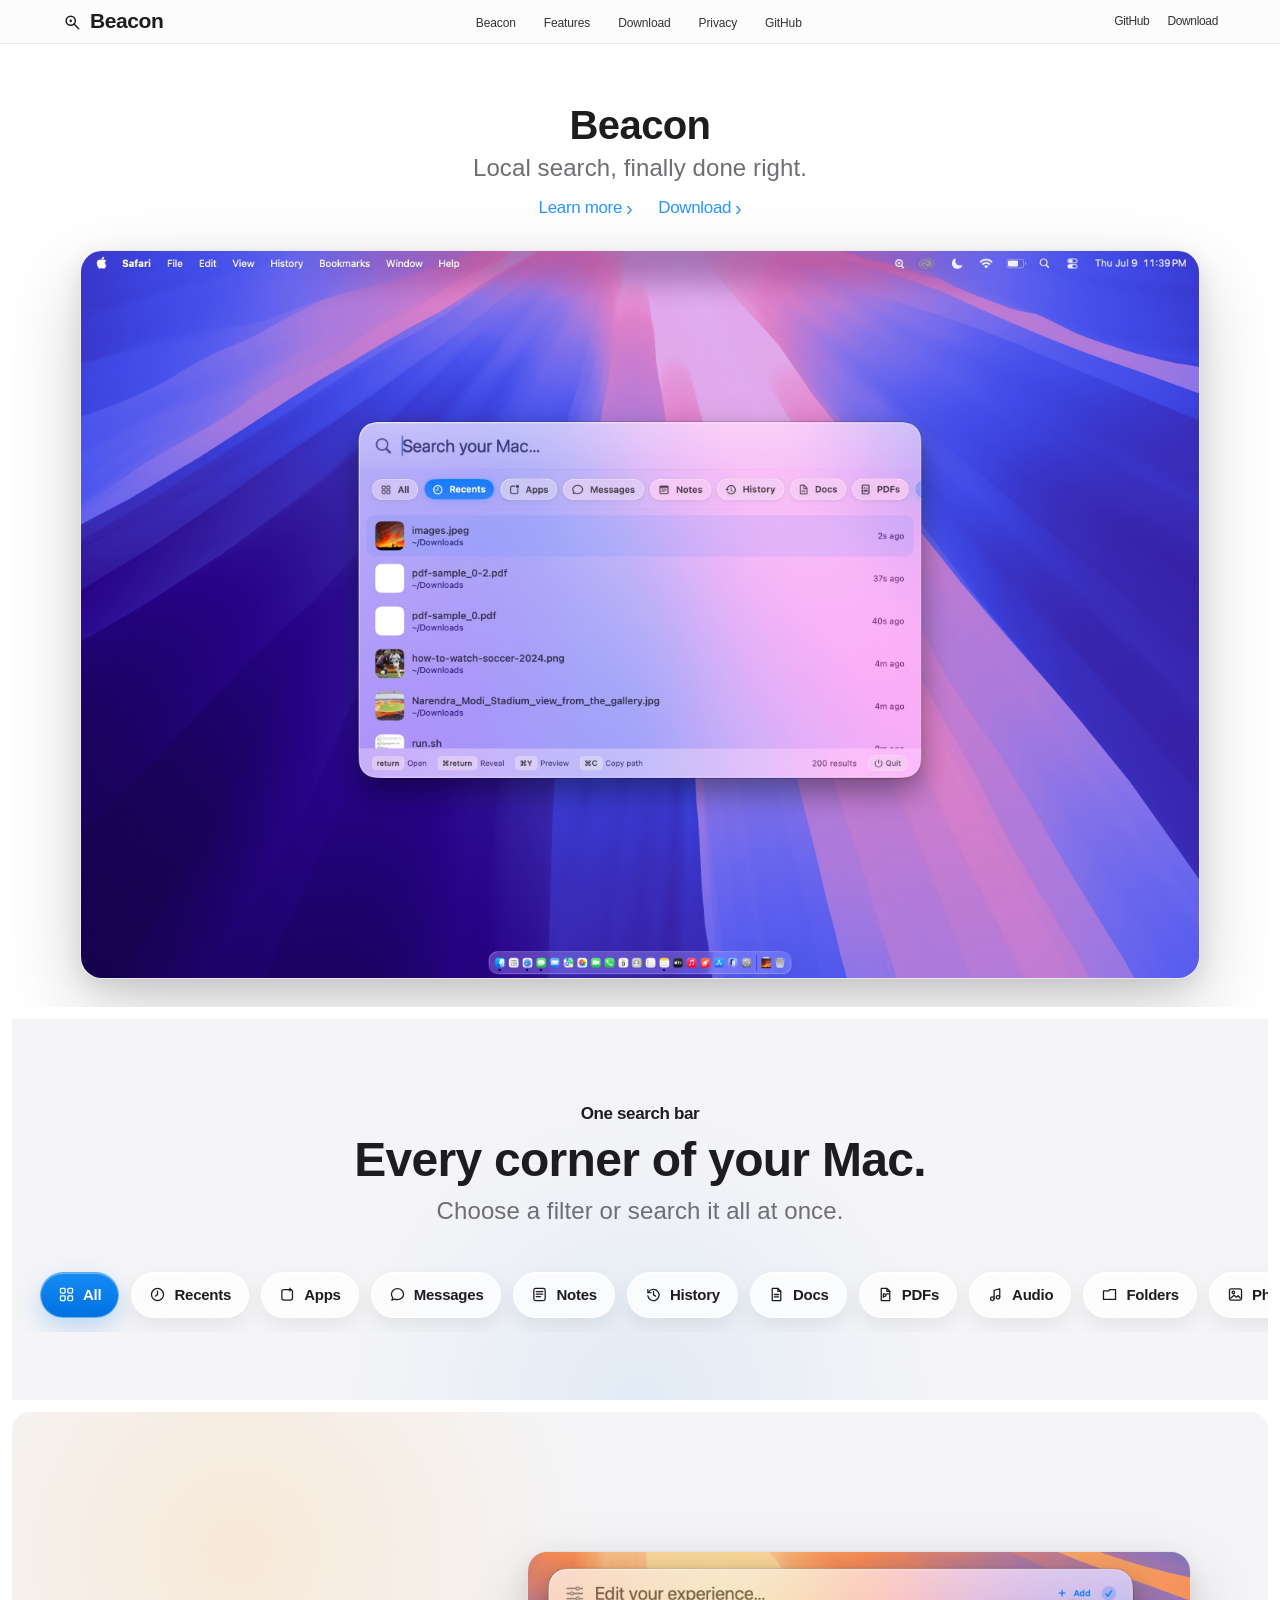
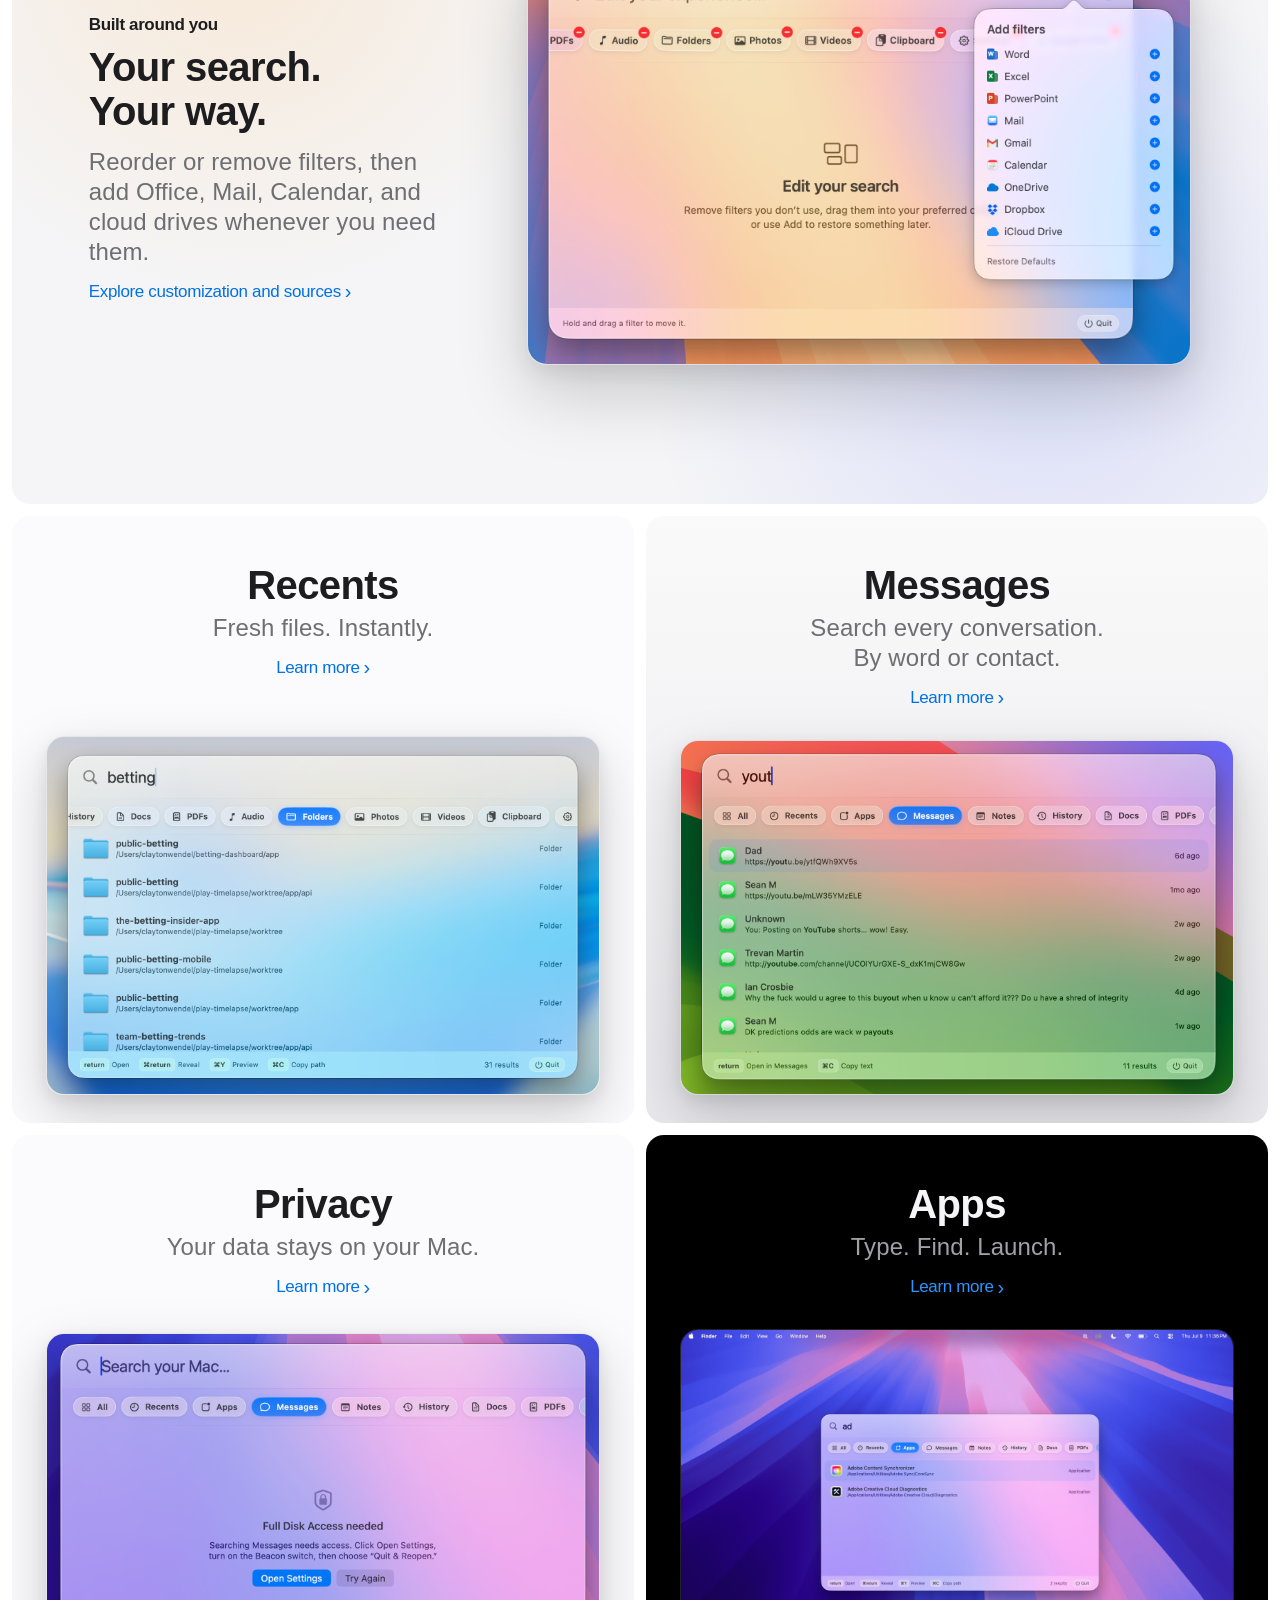
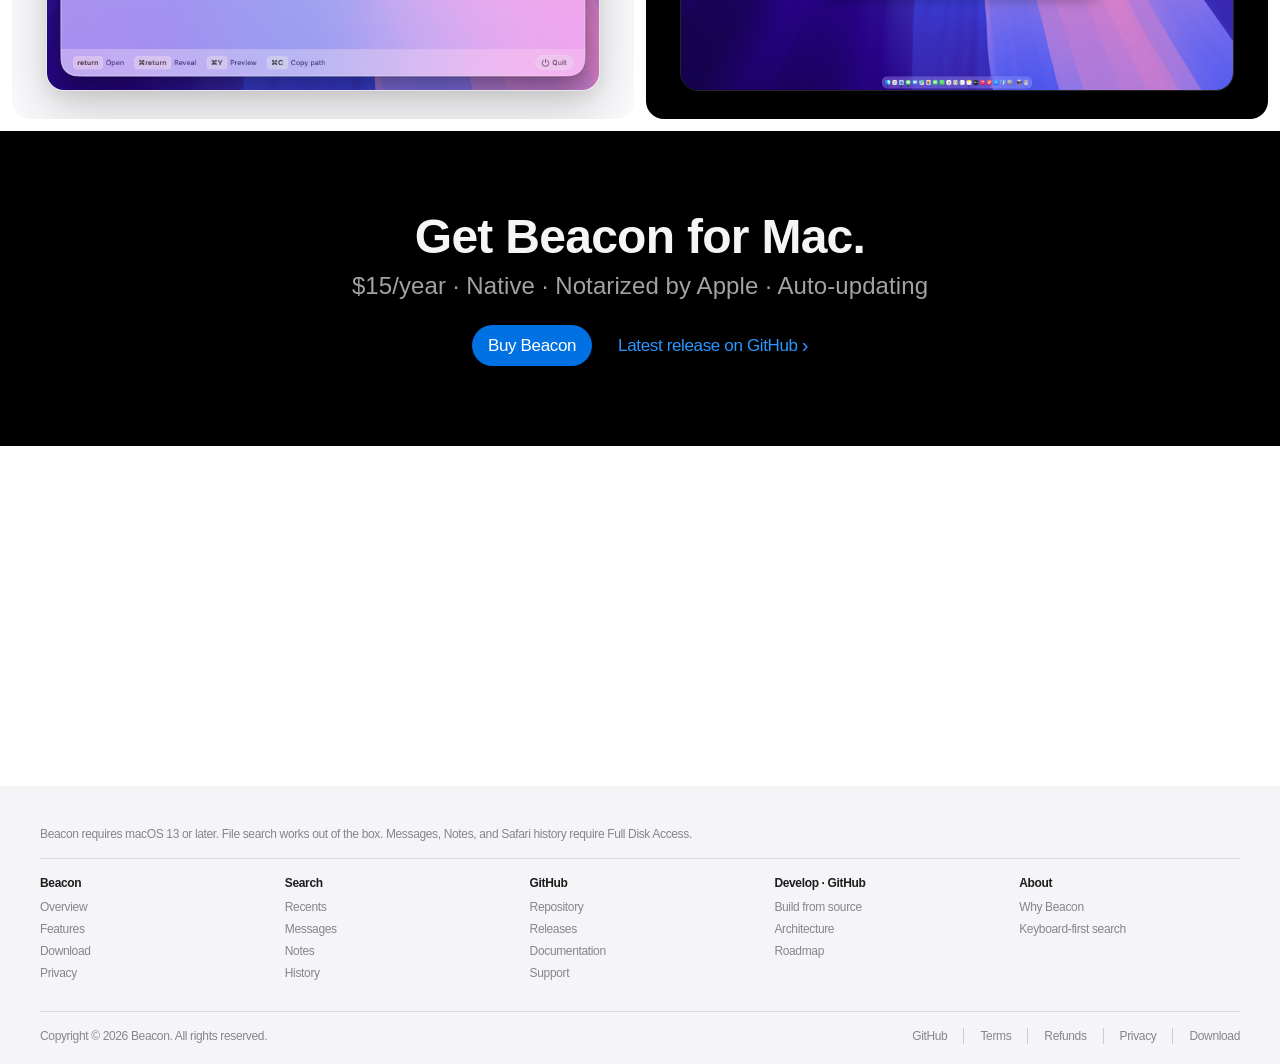
<file: docs/index.html>
<!DOCTYPE html>
<html lang="en">
<head>
  <meta charset="utf-8">
  <meta name="viewport" content="width=device-width, initial-scale=1">
  <meta name="description" content="Beacon — fast, private macOS search across files, messages, mail, calendar, Office documents, cloud folders, and more.">
  <title>Beacon — Apple-style macOS search</title>
  <link rel="icon" type="image/png" sizes="36x36" href="assets/favicon.png">
  <link rel="stylesheet" href="css/styles.css?v=20260712-2">
</head>
<body>

  <nav class="globalnav" aria-label="Global">
    <div class="globalnav-inner">
      <a class="globalnav-logo" href="index.html">
        <svg viewBox="0 0 24 24" fill="none" stroke="currentColor" stroke-width="1.8" stroke-linecap="round">
          <circle cx="10.5" cy="10.5" r="5.5"/>
          <line x1="14.5" y1="14.5" x2="20" y2="20"/>
          <circle cx="10.5" cy="10.5" r="1.5" fill="currentColor" stroke="none"/>
        </svg>
        Beacon
      </a>
      <ul class="globalnav-links">
        <li><a href="beacon/index.html">Beacon</a></li>
        <li><a href="beacon/index.html#features">Features</a></li>
        <li><a href="beacon/index.html#download" data-buy>Download</a></li>
        <li><a href="beacon/index.html#privacy">Privacy</a></li>
        <li><a href="https://github.com/claytonwendelwon/Mac-search">GitHub</a></li>
      </ul>
      <div class="globalnav-actions">
        <a href="https://github.com/claytonwendelwon/Mac-search" aria-label="GitHub">GitHub</a>
        <a href="beacon/index.html#download" aria-label="Download" data-buy>Download</a>
      </div>
      <button class="nav-menu-button" type="button" data-menu-toggle
              aria-expanded="false" aria-controls="home-mobile-menu" aria-label="Open menu">
        <span></span><span></span><span></span>
      </button>
      <a class="globalnav-mobile-cta" href="beacon/index.html#download" data-buy>Download</a>
      <div class="mobile-nav" id="home-mobile-menu" data-mobile-menu>
        <a href="beacon/index.html">Beacon</a>
        <a href="beacon/index.html#features">Features</a>
        <a href="beacon/index.html#lineup">Filters</a>
        <a href="beacon/index.html#privacy">Privacy</a>
        <a href="beacon/index.html#download" data-buy>Download</a>
        <a href="https://github.com/claytonwendelwon/Mac-search">GitHub</a>
      </div>
    </div>
  </nav>

  <!-- Hero tile: Beacon -->
  <section class="tile-grid">
    <a class="tile tile-full tile-home-hero" href="beacon/index.html">
      <h2 class="headline-tile">Beacon</h2>
      <p class="subhead">Local search, finally done right.</p>
      <div class="cta-row">
        <span class="link-more" style="color:#2997ff">Learn more</span>
        <span class="link-more" style="color:#2997ff">Download</span>
      </div>
      <div class="tile-visual">
        <img class="product-shot product-shot-hero"
             src="assets/beacon-recents-wide.jpg"
             alt="Beacon Recents search floating over the macOS desktop">
      </div>
    </a>

    <div class="filter-highlight" aria-labelledby="filter-highlight-title">
      <div class="filter-highlight-copy">
        <p class="eyebrow">One search bar</p>
        <h2 class="headline-section" id="filter-highlight-title">Every corner of your Mac.</h2>
        <p class="subhead">Choose a filter or search it all at once.</p>
      </div>
      <div class="filter-rail" aria-label="Available Beacon filters">
        <span class="filter-chip active"><svg><use href="assets/symbols.svg#icon-all"/></svg>All</span>
        <span class="filter-chip"><svg><use href="assets/symbols.svg#icon-recents"/></svg>Recents</span>
        <span class="filter-chip"><svg><use href="assets/symbols.svg#icon-apps"/></svg>Apps</span>
        <span class="filter-chip"><svg><use href="assets/symbols.svg#icon-messages"/></svg>Messages</span>
        <span class="filter-chip"><svg><use href="assets/symbols.svg#icon-notes"/></svg>Notes</span>
        <span class="filter-chip"><svg><use href="assets/symbols.svg#icon-history"/></svg>History</span>
        <span class="filter-chip"><svg><use href="assets/symbols.svg#icon-docs"/></svg>Docs</span>
        <span class="filter-chip"><svg><use href="assets/symbols.svg#icon-pdfs"/></svg>PDFs</span>
        <span class="filter-chip"><svg><use href="assets/symbols.svg#icon-audio"/></svg>Audio</span>
        <span class="filter-chip"><svg><use href="assets/symbols.svg#icon-folders"/></svg>Folders</span>
        <span class="filter-chip"><svg><use href="assets/symbols.svg#icon-photos"/></svg>Photos</span>
        <span class="filter-chip"><svg><use href="assets/symbols.svg#icon-videos"/></svg>Videos</span>
        <span class="filter-chip"><svg><use href="assets/symbols.svg#icon-clipboard"/></svg>Clipboard</span>
        <span class="filter-chip"><svg><use href="assets/symbols.svg#icon-settings"/></svg>Settings</span>
        <span class="filter-chip"><svg><use href="assets/symbols.svg#icon-docs"/></svg>Office</span>
        <span class="filter-chip"><svg><use href="assets/symbols.svg#icon-messages"/></svg>Mail & Gmail</span>
        <span class="filter-chip"><svg><use href="assets/symbols.svg#icon-recents"/></svg>Calendar</span>
        <span class="filter-chip"><svg><use href="assets/symbols.svg#icon-folders"/></svg>Cloud drives</span>
      </div>
      <p class="filter-rail-hint">Scroll to explore</p>
    </div>

    <a class="tile tile-full tile-feature-combined" href="beacon/index.html#customize">
      <div class="tile-feature-copy">
        <p class="eyebrow">Built around you</p>
        <h2 class="headline-tile">Your search.<br>Your way.</h2>
        <p class="subhead">Reorder or remove filters, then add Office, Mail, Calendar, and cloud drives whenever you need them.</p>
        <div class="cta-row">
          <span class="link-more">Explore customization and sources</span>
        </div>
      </div>
      <div class="tile-feature-visual">
        <img class="product-shot product-shot-customize"
             src="assets/beacon-edit-add.png"
             alt="Beacon Edit mode with customizable filters and connected sources">
      </div>
    </a>

    <a class="tile tile-light" href="beacon/index.html#recents">
      <h2 class="headline-tile">Recents</h2>
      <p class="subhead">Fresh files. Instantly.</p>
      <div class="cta-row">
        <span class="link-more">Learn more</span>
      </div>
      <div class="tile-visual">
        <img class="product-shot product-shot-tile"
             src="assets/beacon-folders-close.png"
             alt="Beacon finding folders instantly">
      </div>
    </a>

    <a class="tile tile-gradient" href="beacon/index.html#messages">
      <h2 class="headline-tile">Messages</h2>
      <p class="subhead">Search every conversation.<br>By word or contact.</p>
      <div class="cta-row">
        <span class="link-more">Learn more</span>
      </div>
      <div class="tile-visual">
        <img class="product-shot product-shot-tile"
             src="assets/beacon-messages-close.png"
             alt="Beacon searching iMessage and SMS history">
      </div>
    </a>

    <a class="tile tile-light" href="beacon/index.html#privacy">
      <h2 class="headline-tile">Privacy</h2>
      <p class="subhead">Your data stays on your Mac.</p>
      <div class="cta-row">
        <span class="link-more">Learn more</span>
      </div>
      <div class="tile-visual">
        <img class="product-shot product-shot-tile"
             src="assets/beacon-disk-access-close.png"
             alt="Beacon Full Disk Access setup screen">
      </div>
    </a>

    <a class="tile tile-dark" href="beacon/index.html#apps">
      <h2 class="headline-tile">Apps</h2>
      <p class="subhead subhead-light">Type. Find. Launch.</p>
      <div class="cta-row">
        <span class="link-more" style="color:#2997ff">Learn more</span>
      </div>
      <div class="tile-visual">
        <img class="product-shot product-shot-tile"
             src="assets/beacon-apps-wide.jpg"
             alt="Beacon launching installed Mac apps">
      </div>
    </a>
  </section>

  <!-- Download CTA -->
  <section class="download-band fade-in" id="download">
    <h2 class="headline-section">Get Beacon for Mac.</h2>
    <p class="subhead subhead-light">$15/year · Native · Notarized by Apple · Auto-updating</p>
    <div class="cta-row">
      <a class="btn-download" href="beacon/index.html#download" data-buy>Buy Beacon</a>
      <a class="link-more" style="color:#2997ff" href="https://github.com/claytonwendelwon/Mac-search/releases/latest">Latest release on GitHub</a>
    </div>
  </section>

  <!-- GitHub -->
  <section class="github-band fade-in">
    <h2 class="headline-section">Open on GitHub.</h2>
    <p class="body-copy">Beacon's full source code is public — Swift, SwiftUI, zero third-party dependencies. Read it, build it yourself, or contribute.</p>
    <div class="cta-row">
      <a class="btn-outline" href="https://github.com/claytonwendelwon/Mac-search">View on GitHub</a>
      <a class="link-more" href="https://github.com/claytonwendelwon/Mac-search/blob/main/README.md">Docs on GitHub</a>
    </div>
  </section>

  <footer class="footer">
    <div class="footer-inner">
      <p class="footer-note">Beacon requires macOS 13 or later. File search works out of the box. Messages, Notes, and Safari history require Full Disk Access.</p>
      <div class="footer-columns">
        <div class="footer-col">
          <h4>Beacon</h4>
          <ul>
            <li><a href="beacon/index.html">Overview</a></li>
            <li><a href="beacon/index.html#features">Features</a></li>
            <li><a href="beacon/index.html#download" data-buy>Download</a></li>
            <li><a href="beacon/index.html#privacy">Privacy</a></li>
          </ul>
        </div>
        <div class="footer-col">
          <h4>Search</h4>
          <ul>
            <li><a href="beacon/index.html#recents">Recents</a></li>
            <li><a href="beacon/index.html#messages">Messages</a></li>
            <li><a href="beacon/index.html#notes">Notes</a></li>
            <li><a href="beacon/index.html#history">History</a></li>
          </ul>
        </div>
        <div class="footer-col">
          <h4>GitHub</h4>
          <ul>
            <li><a href="https://github.com/claytonwendelwon/Mac-search">Repository</a></li>
            <li><a href="https://github.com/claytonwendelwon/Mac-search/releases">Releases</a></li>
            <li><a href="https://github.com/claytonwendelwon/Mac-search/blob/main/README.md">Documentation</a></li>
            <li><a href="https://github.com/claytonwendelwon/Mac-search/issues">Support</a></li>
          </ul>
        </div>
        <div class="footer-col">
          <h4>Develop · GitHub</h4>
          <ul>
            <li><a href="https://github.com/claytonwendelwon/Mac-search/blob/main/README.md#build--run">Build from source</a></li>
            <li><a href="https://github.com/claytonwendelwon/Mac-search/blob/main/README.md#how-it-works">Architecture</a></li>
            <li><a href="https://github.com/claytonwendelwon/Mac-search/blob/main/README.md#roadmap">Roadmap</a></li>
          </ul>
        </div>
        <div class="footer-col">
          <h4>About</h4>
          <ul>
            <li><a href="beacon/index.html#why">Why Beacon</a></li>
            <li><a href="beacon/index.html#apps">Keyboard-first search</a></li>
          </ul>
        </div>
      </div>
      <div class="footer-bottom">
        <span>Copyright © 2026 Beacon. All rights reserved.</span>
        <div class="footer-legal">
          <a href="https://github.com/claytonwendelwon/Mac-search">GitHub</a>
          <a href="/legal/terms">Terms</a>
          <a href="/legal/refunds">Refunds</a>
          <a href="/legal/privacy">Privacy</a>
          <a href="beacon/index.html#download" data-buy>Download</a>
        </div>
      </div>
    </div>
  </footer>

  <script src="js/main.js?v=20260712-2"></script>
  <script>
    // Lemon Squeezy hosted checkout — sells immediately, no domain approval.
    // Paste the product's "Share / buy" URL (e.g.
    // https://beaconmac.lemonsqueezy.com/buy/xxxxxxxx-xxxx-xxxx-xxxx-xxxxxxxxxxxx).
    var BEACON_CHECKOUT_URL = "https://beaconmac.lemonsqueezy.com/checkout/buy/636f0d26-1b9b-4ca4-8434-4476b0f132fe";
    document.querySelectorAll("[data-buy]").forEach(function (el) {
      el.addEventListener("click", function (e) {
        e.preventDefault();
        // Same-tab redirect: reliable on the first click (a new-tab window.open
        // gets treated as a popup and can swallow the first click).
        window.location.href = BEACON_CHECKOUT_URL;
      });
    });
  </script>
</body>
</html>
</file>
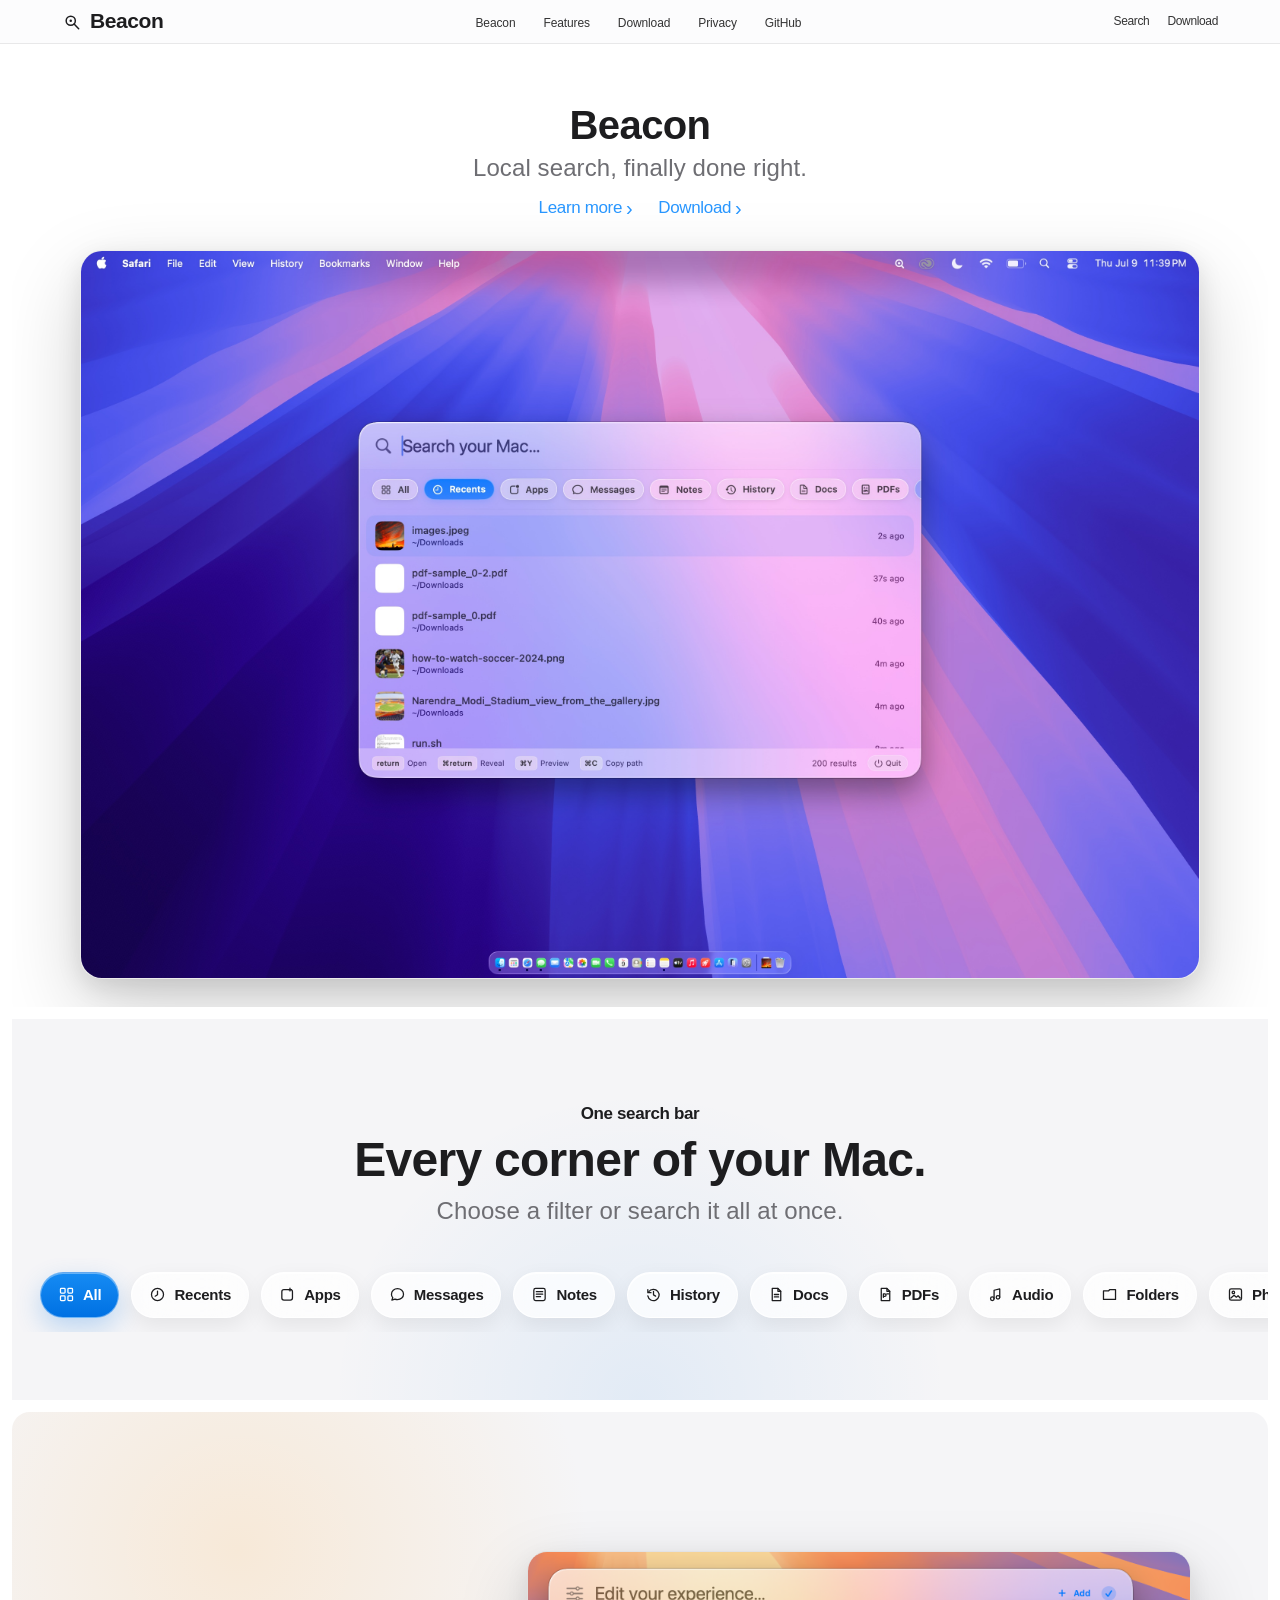
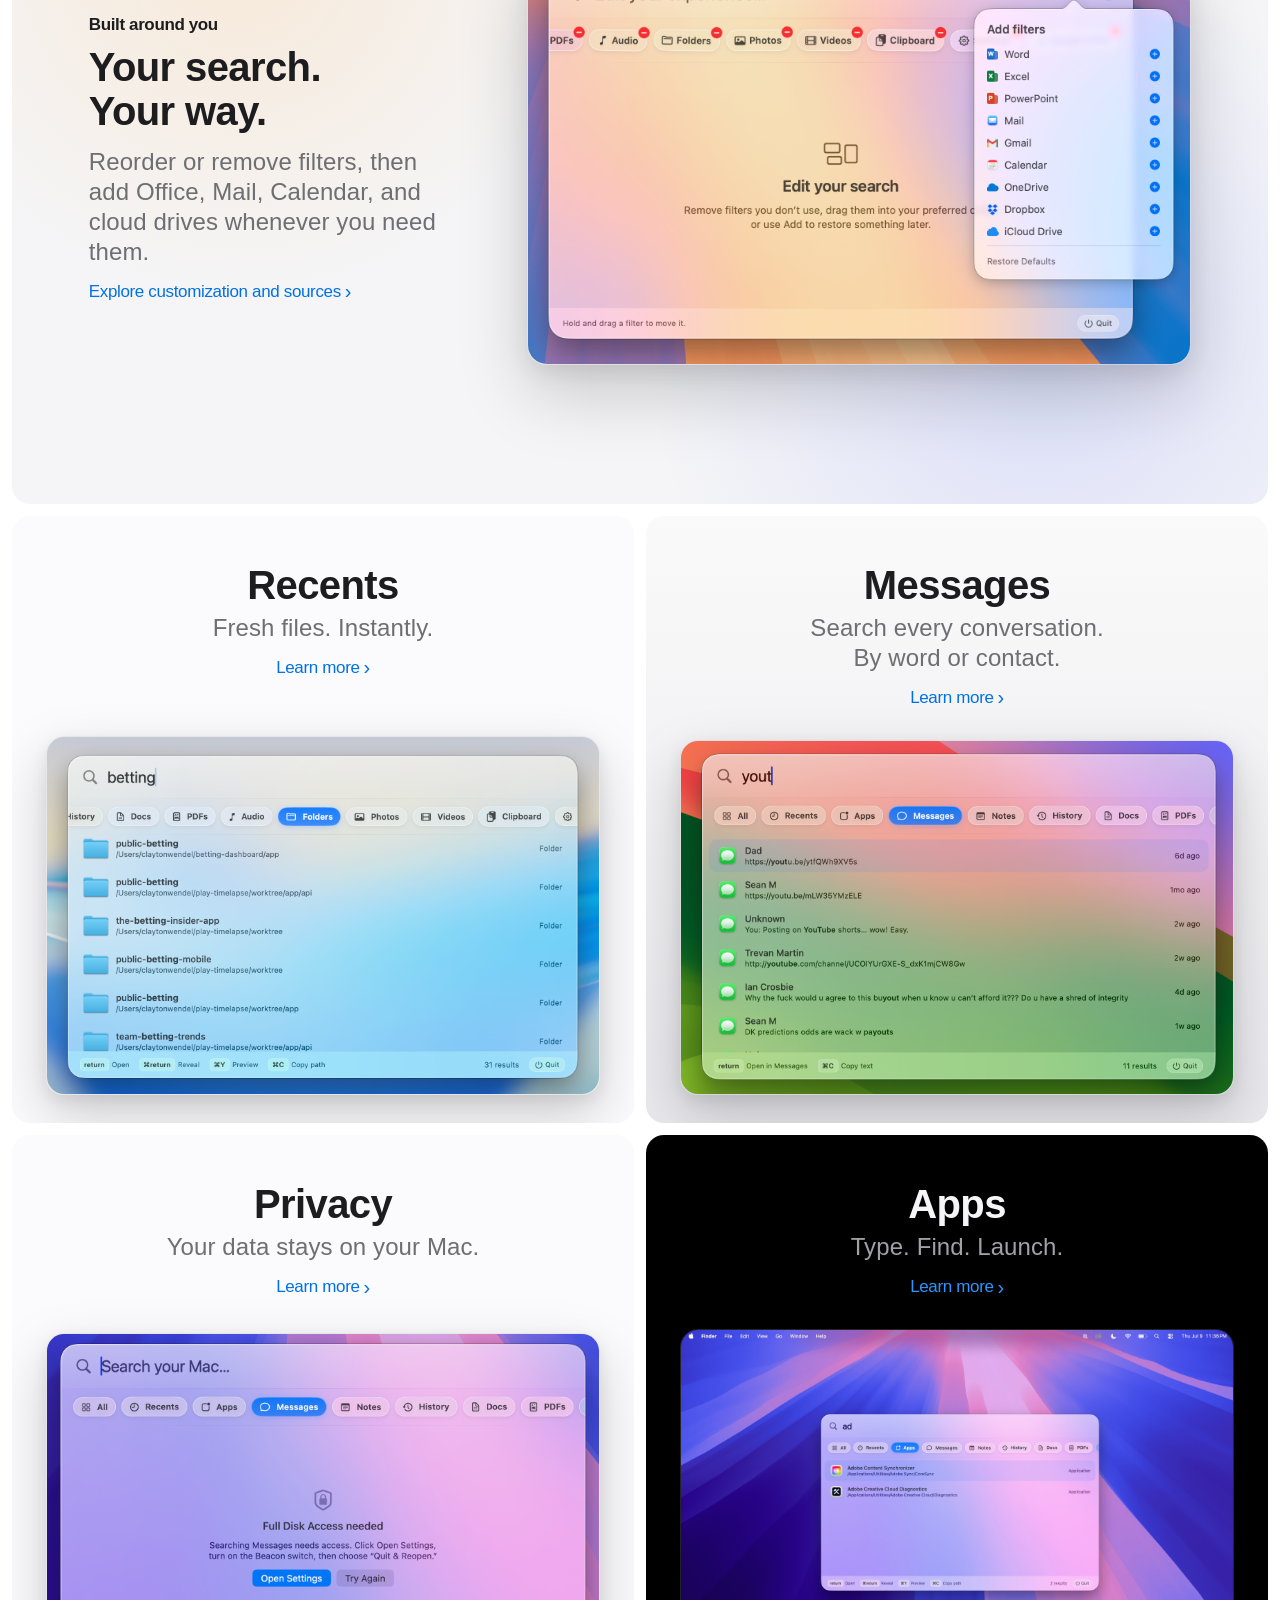
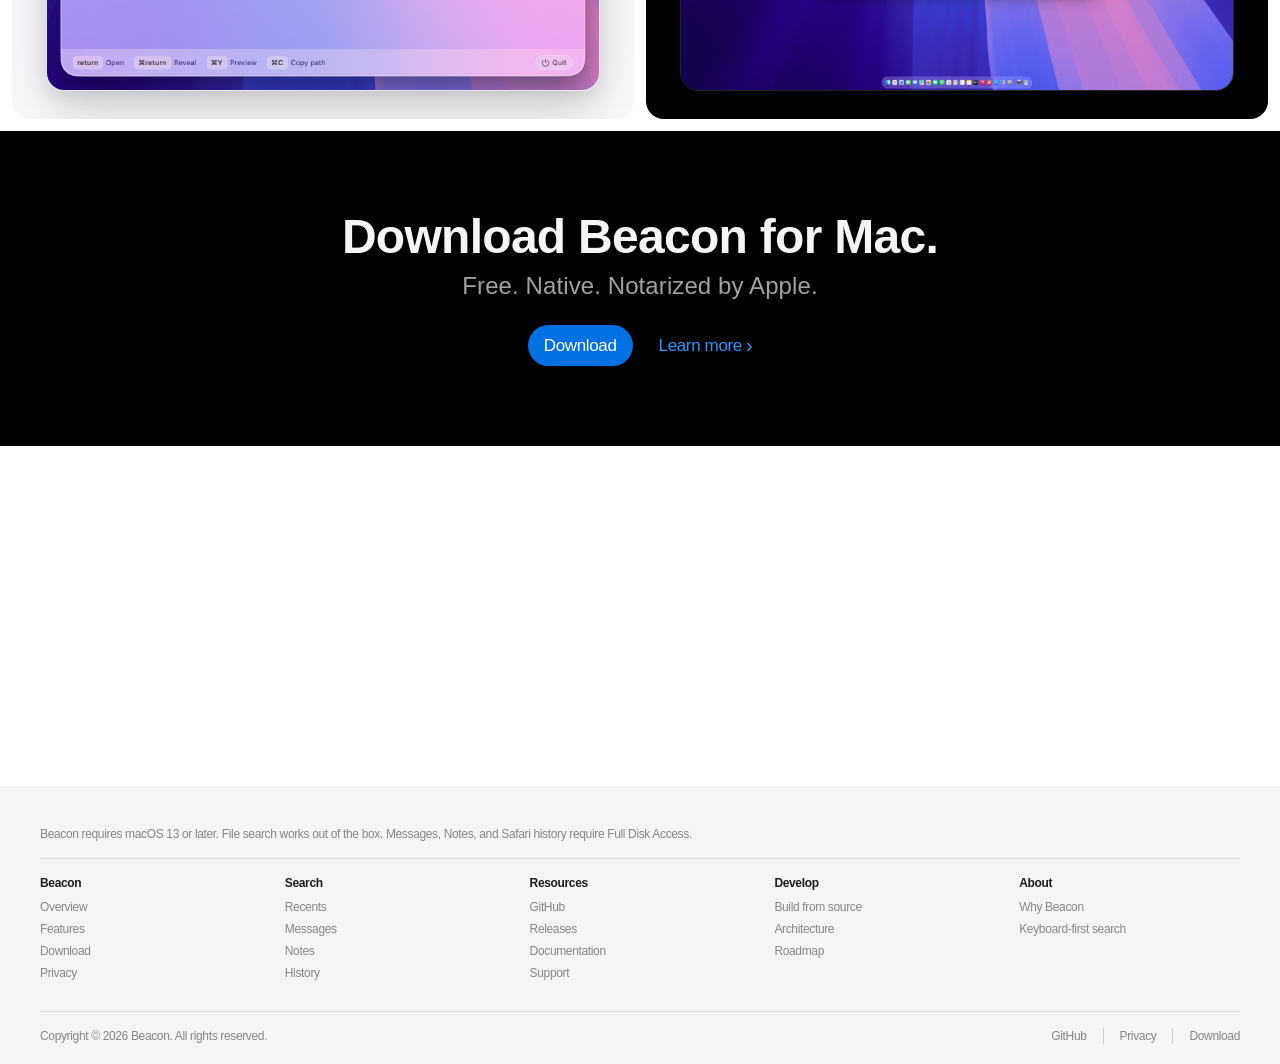
<file: website/index.html>
<!DOCTYPE html>
<html lang="en">
<head>
  <meta charset="utf-8">
  <meta name="viewport" content="width=device-width, initial-scale=1">
  <meta name="description" content="Beacon — fast, private macOS search across files, messages, mail, calendar, Office documents, cloud folders, and more.">
  <title>Beacon — Apple-style macOS search</title>
  <link rel="icon" type="image/png" sizes="36x36" href="assets/favicon.png">
  <link rel="stylesheet" href="css/styles.css?v=20260712-2">
</head>
<body>

  <nav class="globalnav" aria-label="Global">
    <div class="globalnav-inner">
      <a class="globalnav-logo" href="index.html">
        <svg viewBox="0 0 24 24" fill="none" stroke="currentColor" stroke-width="1.8" stroke-linecap="round">
          <circle cx="10.5" cy="10.5" r="5.5"/>
          <line x1="14.5" y1="14.5" x2="20" y2="20"/>
          <circle cx="10.5" cy="10.5" r="1.5" fill="currentColor" stroke="none"/>
        </svg>
        Beacon
      </a>
      <ul class="globalnav-links">
        <li><a href="beacon/index.html">Beacon</a></li>
        <li><a href="beacon/index.html#features">Features</a></li>
        <li><a href="beacon/index.html#download">Download</a></li>
        <li><a href="beacon/index.html#privacy">Privacy</a></li>
        <li><a href="https://github.com/claytonwendelwon/Mac-search">GitHub</a></li>
      </ul>
      <div class="globalnav-actions">
        <a href="https://github.com/claytonwendelwon/Mac-search/search" aria-label="Search">Search</a>
        <a href="beacon/index.html#download" aria-label="Download">Download</a>
      </div>
      <button class="nav-menu-button" type="button" data-menu-toggle
              aria-expanded="false" aria-controls="home-mobile-menu" aria-label="Open menu">
        <span></span><span></span><span></span>
      </button>
      <a class="globalnav-mobile-cta" href="beacon/index.html#download">Download</a>
      <div class="mobile-nav" id="home-mobile-menu" data-mobile-menu>
        <a href="beacon/index.html">Beacon</a>
        <a href="beacon/index.html#features">Features</a>
        <a href="beacon/index.html#lineup">Filters</a>
        <a href="beacon/index.html#privacy">Privacy</a>
        <a href="beacon/index.html#download">Download</a>
        <a href="https://github.com/claytonwendelwon/Mac-search">GitHub</a>
      </div>
    </div>
  </nav>

  <!-- Hero tile: Beacon -->
  <section class="tile-grid">
    <a class="tile tile-full tile-home-hero" href="beacon/index.html">
      <h2 class="headline-tile">Beacon</h2>
      <p class="subhead">Local search, finally done right.</p>
      <div class="cta-row">
        <span class="link-more" style="color:#2997ff">Learn more</span>
        <span class="link-more" style="color:#2997ff">Download</span>
      </div>
      <div class="tile-visual">
        <img class="product-shot product-shot-hero"
             src="assets/beacon-recents-wide.jpg"
             alt="Beacon Recents search floating over the macOS desktop">
      </div>
    </a>

    <div class="filter-highlight" aria-labelledby="filter-highlight-title">
      <div class="filter-highlight-copy">
        <p class="eyebrow">One search bar</p>
        <h2 class="headline-section" id="filter-highlight-title">Every corner of your Mac.</h2>
        <p class="subhead">Choose a filter or search it all at once.</p>
      </div>
      <div class="filter-rail" aria-label="Available Beacon filters">
        <span class="filter-chip active"><svg><use href="assets/symbols.svg#icon-all"/></svg>All</span>
        <span class="filter-chip"><svg><use href="assets/symbols.svg#icon-recents"/></svg>Recents</span>
        <span class="filter-chip"><svg><use href="assets/symbols.svg#icon-apps"/></svg>Apps</span>
        <span class="filter-chip"><svg><use href="assets/symbols.svg#icon-messages"/></svg>Messages</span>
        <span class="filter-chip"><svg><use href="assets/symbols.svg#icon-notes"/></svg>Notes</span>
        <span class="filter-chip"><svg><use href="assets/symbols.svg#icon-history"/></svg>History</span>
        <span class="filter-chip"><svg><use href="assets/symbols.svg#icon-docs"/></svg>Docs</span>
        <span class="filter-chip"><svg><use href="assets/symbols.svg#icon-pdfs"/></svg>PDFs</span>
        <span class="filter-chip"><svg><use href="assets/symbols.svg#icon-audio"/></svg>Audio</span>
        <span class="filter-chip"><svg><use href="assets/symbols.svg#icon-folders"/></svg>Folders</span>
        <span class="filter-chip"><svg><use href="assets/symbols.svg#icon-photos"/></svg>Photos</span>
        <span class="filter-chip"><svg><use href="assets/symbols.svg#icon-videos"/></svg>Videos</span>
        <span class="filter-chip"><svg><use href="assets/symbols.svg#icon-clipboard"/></svg>Clipboard</span>
        <span class="filter-chip"><svg><use href="assets/symbols.svg#icon-settings"/></svg>Settings</span>
        <span class="filter-chip"><svg><use href="assets/symbols.svg#icon-docs"/></svg>Office</span>
        <span class="filter-chip"><svg><use href="assets/symbols.svg#icon-messages"/></svg>Mail & Gmail</span>
        <span class="filter-chip"><svg><use href="assets/symbols.svg#icon-recents"/></svg>Calendar</span>
        <span class="filter-chip"><svg><use href="assets/symbols.svg#icon-folders"/></svg>Cloud drives</span>
      </div>
      <p class="filter-rail-hint">Scroll to explore</p>
    </div>

    <a class="tile tile-full tile-feature-combined" href="beacon/index.html#customize">
      <div class="tile-feature-copy">
        <p class="eyebrow">Built around you</p>
        <h2 class="headline-tile">Your search.<br>Your way.</h2>
        <p class="subhead">Reorder or remove filters, then add Office, Mail, Calendar, and cloud drives whenever you need them.</p>
        <div class="cta-row">
          <span class="link-more">Explore customization and sources</span>
        </div>
      </div>
      <div class="tile-feature-visual">
        <img class="product-shot product-shot-customize"
             src="assets/beacon-edit-add.png"
             alt="Beacon Edit mode with customizable filters and connected sources">
      </div>
    </a>

    <a class="tile tile-light" href="beacon/index.html#recents">
      <h2 class="headline-tile">Recents</h2>
      <p class="subhead">Fresh files. Instantly.</p>
      <div class="cta-row">
        <span class="link-more">Learn more</span>
      </div>
      <div class="tile-visual">
        <img class="product-shot product-shot-tile"
             src="assets/beacon-folders-close.png"
             alt="Beacon finding folders instantly">
      </div>
    </a>

    <a class="tile tile-gradient" href="beacon/index.html#messages">
      <h2 class="headline-tile">Messages</h2>
      <p class="subhead">Search every conversation.<br>By word or contact.</p>
      <div class="cta-row">
        <span class="link-more">Learn more</span>
      </div>
      <div class="tile-visual">
        <img class="product-shot product-shot-tile"
             src="assets/beacon-messages-close.png"
             alt="Beacon searching iMessage and SMS history">
      </div>
    </a>

    <a class="tile tile-light" href="beacon/index.html#privacy">
      <h2 class="headline-tile">Privacy</h2>
      <p class="subhead">Your data stays on your Mac.</p>
      <div class="cta-row">
        <span class="link-more">Learn more</span>
      </div>
      <div class="tile-visual">
        <img class="product-shot product-shot-tile"
             src="assets/beacon-disk-access-close.png"
             alt="Beacon Full Disk Access setup screen">
      </div>
    </a>

    <a class="tile tile-dark" href="beacon/index.html#apps">
      <h2 class="headline-tile">Apps</h2>
      <p class="subhead subhead-light">Type. Find. Launch.</p>
      <div class="cta-row">
        <span class="link-more" style="color:#2997ff">Learn more</span>
      </div>
      <div class="tile-visual">
        <img class="product-shot product-shot-tile"
             src="assets/beacon-apps-wide.jpg"
             alt="Beacon launching installed Mac apps">
      </div>
    </a>
  </section>

  <!-- Download CTA -->
  <section class="download-band fade-in" id="download">
    <h2 class="headline-section">Download Beacon for Mac.</h2>
    <p class="subhead subhead-light">Free. Native. Notarized by Apple.</p>
    <div class="cta-row">
      <a class="btn-download" href="https://github.com/claytonwendelwon/Mac-search/releases/download/v1.0.4/Beacon-1.0.4.dmg">Download</a>
      <a class="link-more" style="color:#2997ff" href="beacon/index.html#download">Learn more</a>
    </div>
  </section>

  <!-- GitHub -->
  <section class="github-band fade-in">
    <h2 class="headline-section">Open on GitHub.</h2>
    <p class="body-copy">Beacon is open source — Swift, SwiftUI, zero third-party dependencies. Build it yourself or contribute.</p>
    <div class="cta-row">
      <a class="btn-outline" href="https://github.com/claytonwendelwon/Mac-search">View repository</a>
      <a class="link-more" href="https://github.com/claytonwendelwon/Mac-search/blob/main/README.md">Read the docs</a>
    </div>
  </section>

  <footer class="footer">
    <div class="footer-inner">
      <p class="footer-note">Beacon requires macOS 13 or later. File search works out of the box. Messages, Notes, and Safari history require Full Disk Access.</p>
      <div class="footer-columns">
        <div class="footer-col">
          <h4>Beacon</h4>
          <ul>
            <li><a href="beacon/index.html">Overview</a></li>
            <li><a href="beacon/index.html#features">Features</a></li>
            <li><a href="beacon/index.html#download">Download</a></li>
            <li><a href="beacon/index.html#privacy">Privacy</a></li>
          </ul>
        </div>
        <div class="footer-col">
          <h4>Search</h4>
          <ul>
            <li><a href="beacon/index.html#recents">Recents</a></li>
            <li><a href="beacon/index.html#messages">Messages</a></li>
            <li><a href="beacon/index.html#notes">Notes</a></li>
            <li><a href="beacon/index.html#history">History</a></li>
          </ul>
        </div>
        <div class="footer-col">
          <h4>Resources</h4>
          <ul>
            <li><a href="https://github.com/claytonwendelwon/Mac-search">GitHub</a></li>
            <li><a href="https://github.com/claytonwendelwon/Mac-search/releases">Releases</a></li>
            <li><a href="https://github.com/claytonwendelwon/Mac-search/blob/main/README.md">Documentation</a></li>
            <li><a href="https://github.com/claytonwendelwon/Mac-search/issues">Support</a></li>
          </ul>
        </div>
        <div class="footer-col">
          <h4>Develop</h4>
          <ul>
            <li><a href="https://github.com/claytonwendelwon/Mac-search/blob/main/README.md#build--run">Build from source</a></li>
            <li><a href="https://github.com/claytonwendelwon/Mac-search/blob/main/README.md#how-it-works">Architecture</a></li>
            <li><a href="https://github.com/claytonwendelwon/Mac-search/blob/main/README.md#roadmap">Roadmap</a></li>
          </ul>
        </div>
        <div class="footer-col">
          <h4>About</h4>
          <ul>
            <li><a href="beacon/index.html#why">Why Beacon</a></li>
            <li><a href="beacon/index.html#apps">Keyboard-first search</a></li>
          </ul>
        </div>
      </div>
      <div class="footer-bottom">
        <span>Copyright © 2026 Beacon. All rights reserved.</span>
        <div class="footer-legal">
          <a href="https://github.com/claytonwendelwon/Mac-search">GitHub</a>
          <a href="beacon/index.html#privacy">Privacy</a>
          <a href="beacon/index.html#download">Download</a>
        </div>
      </div>
    </div>
  </footer>

  <script src="js/main.js?v=20260712-2"></script>
</body>
</html>
</file>
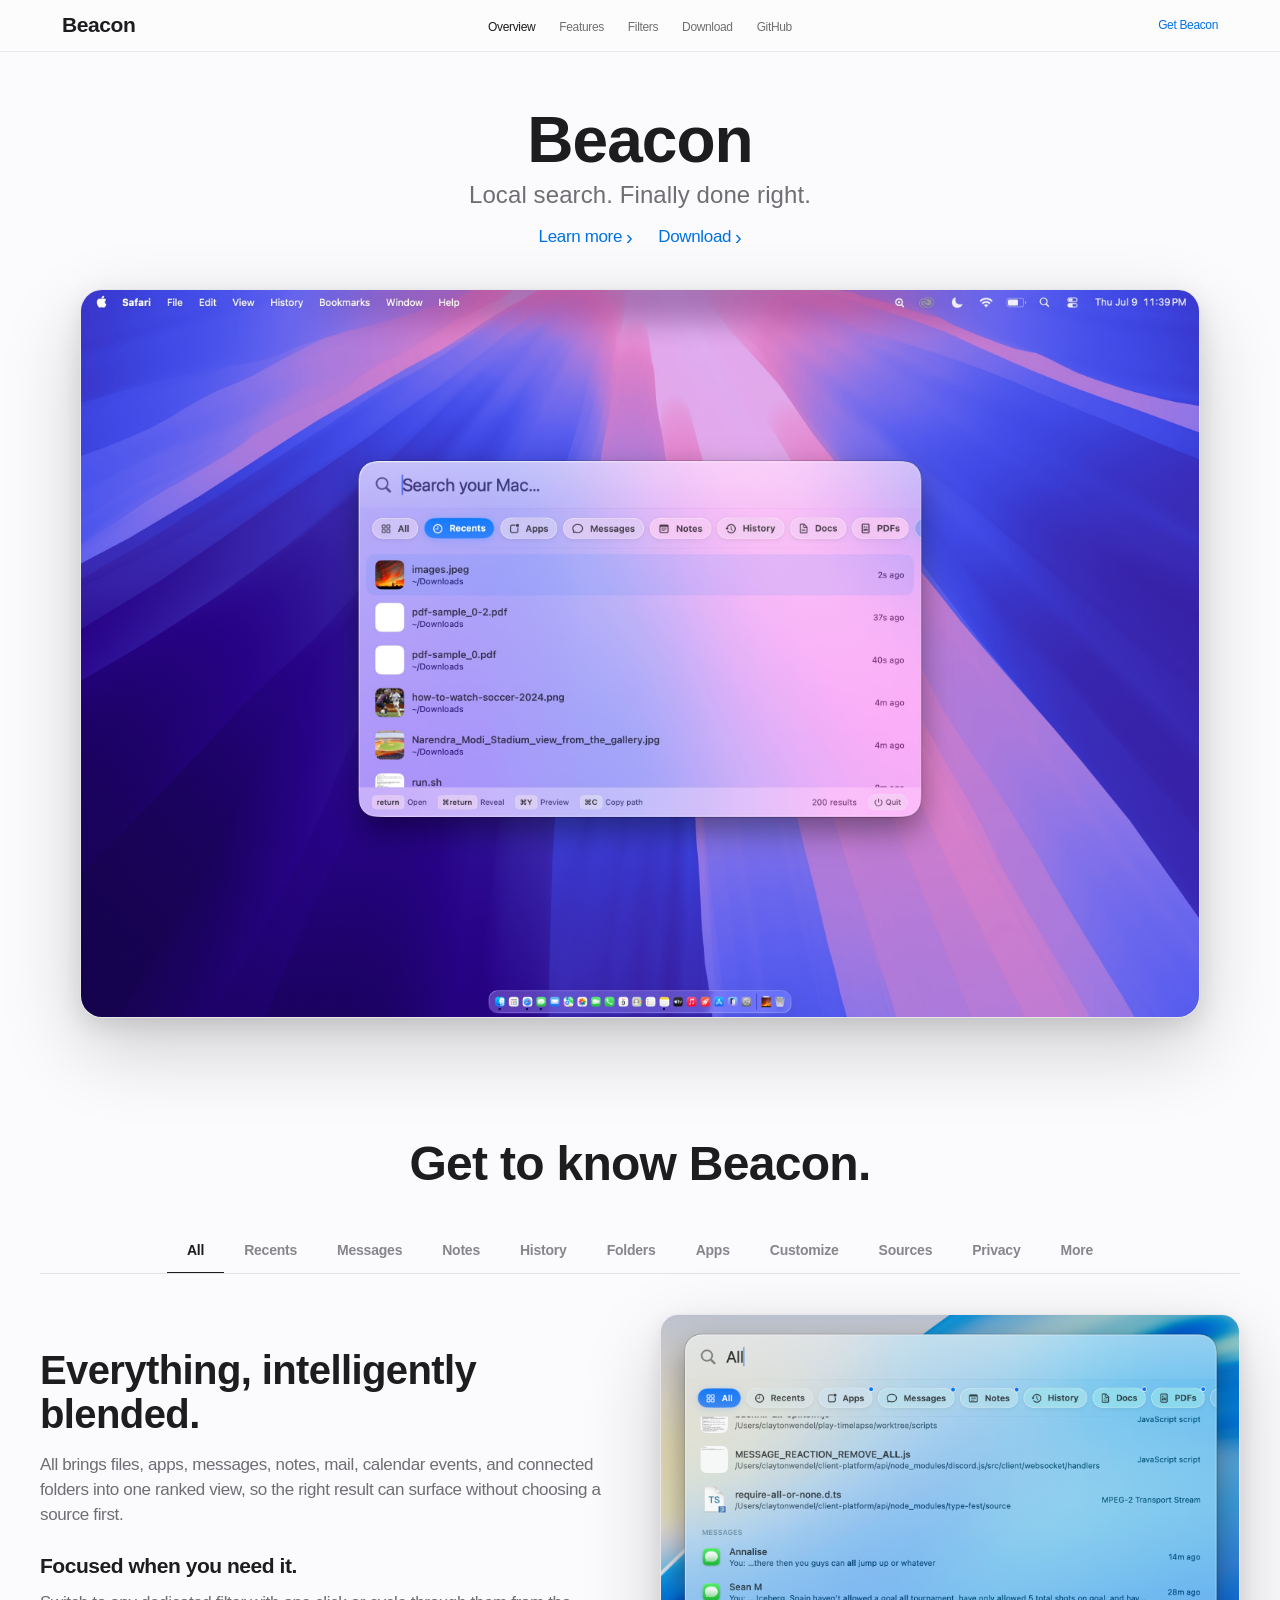
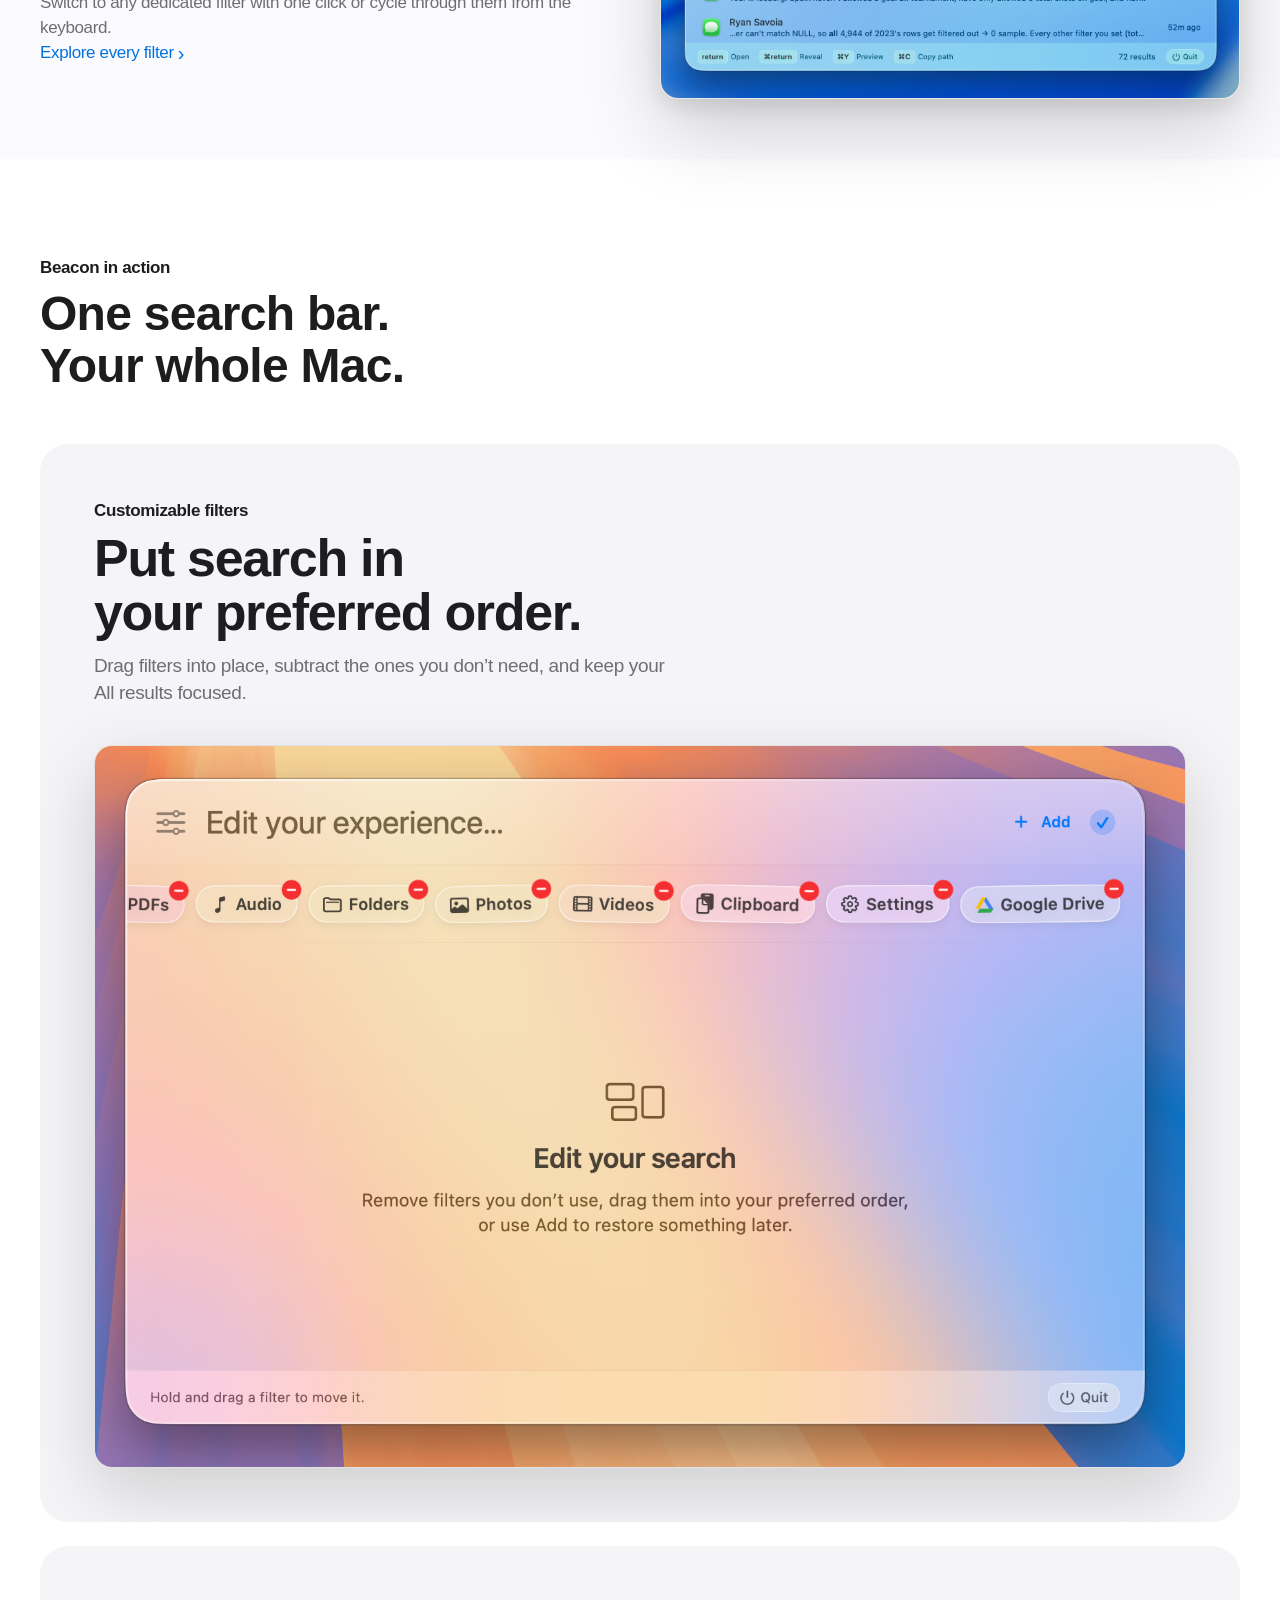
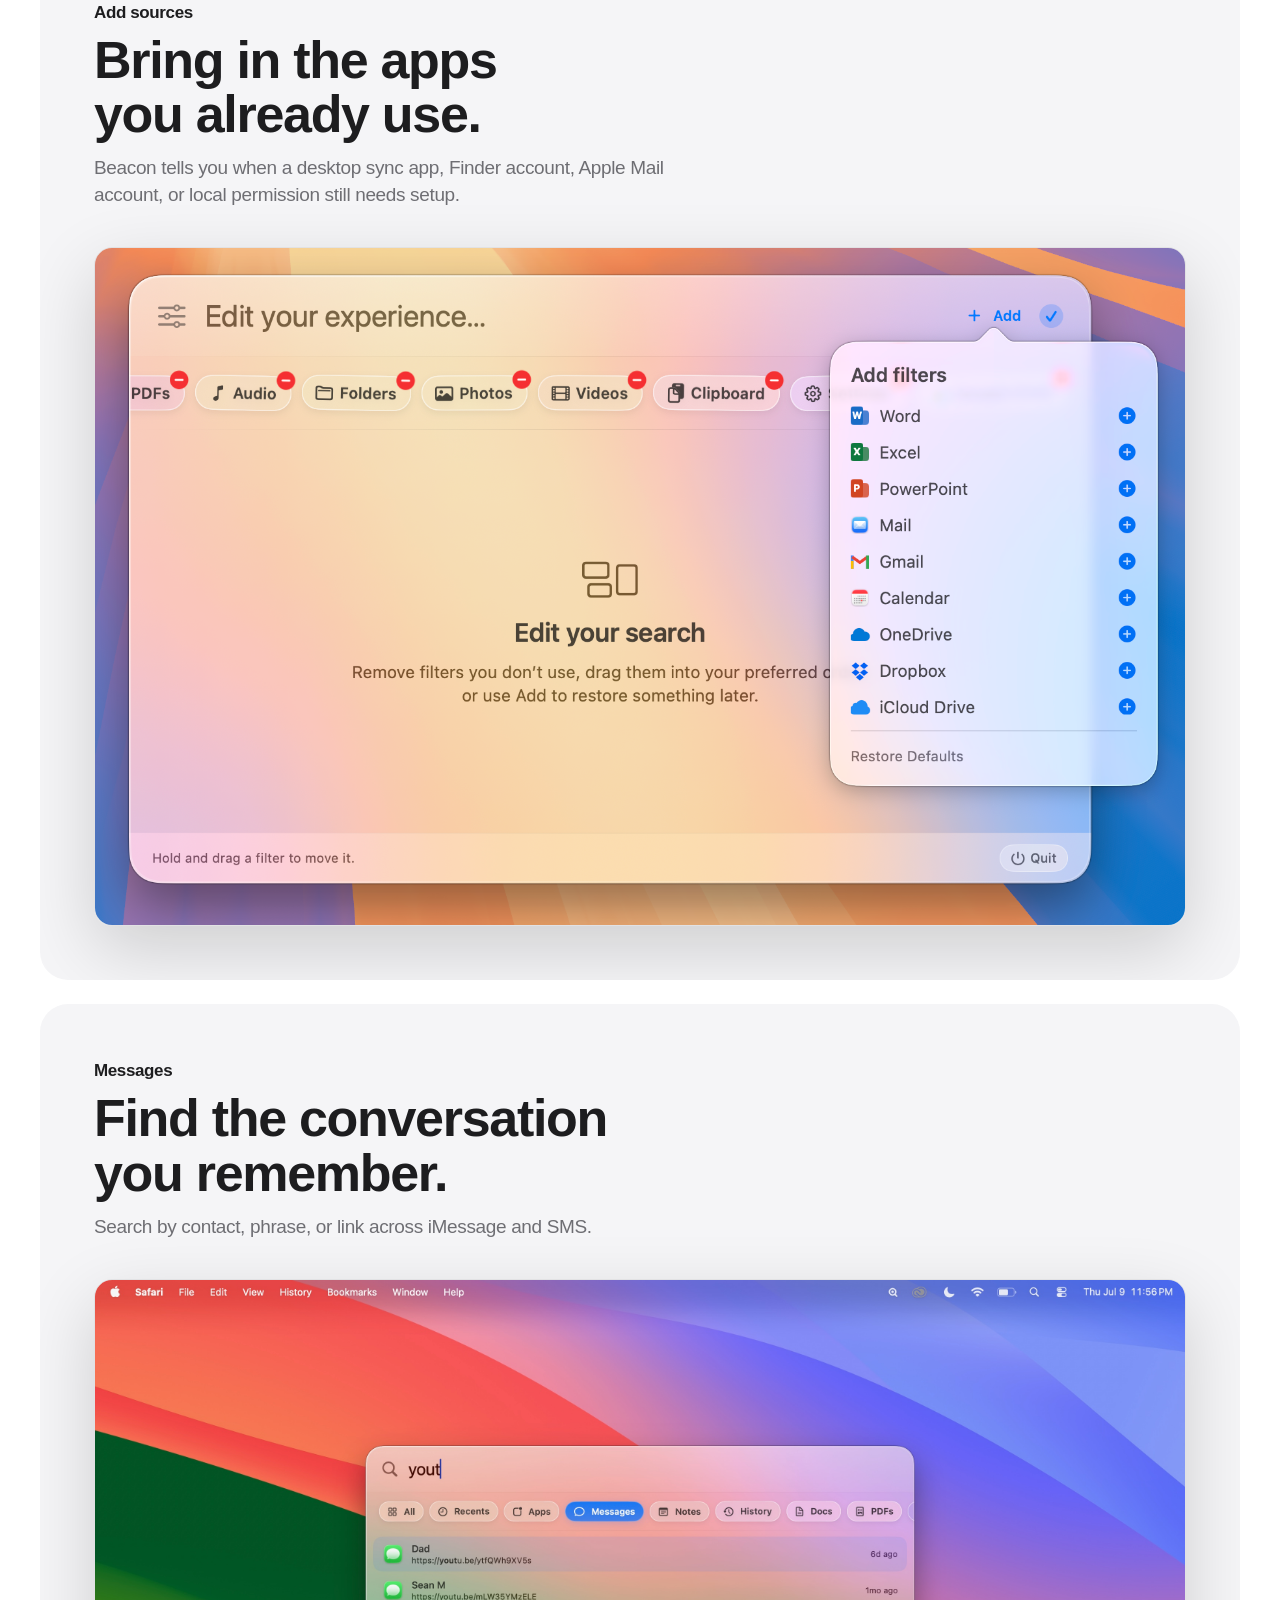
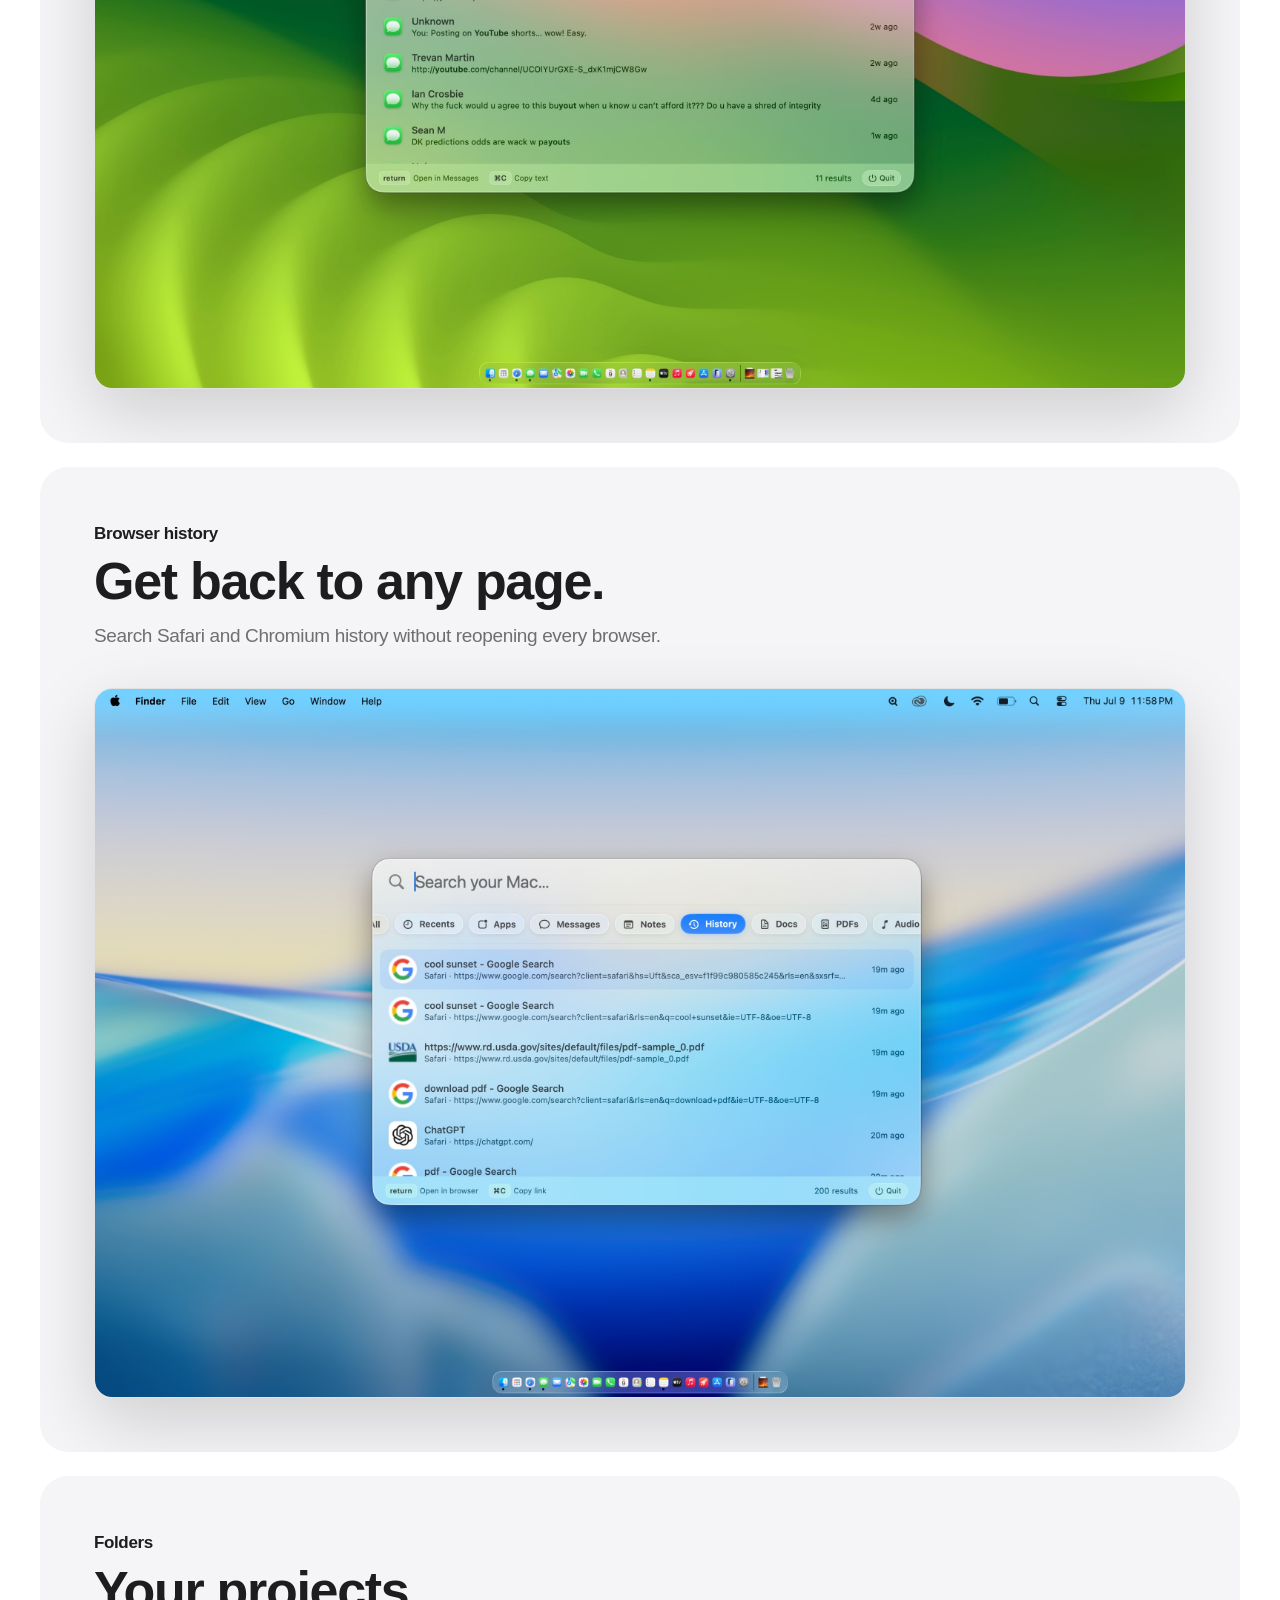
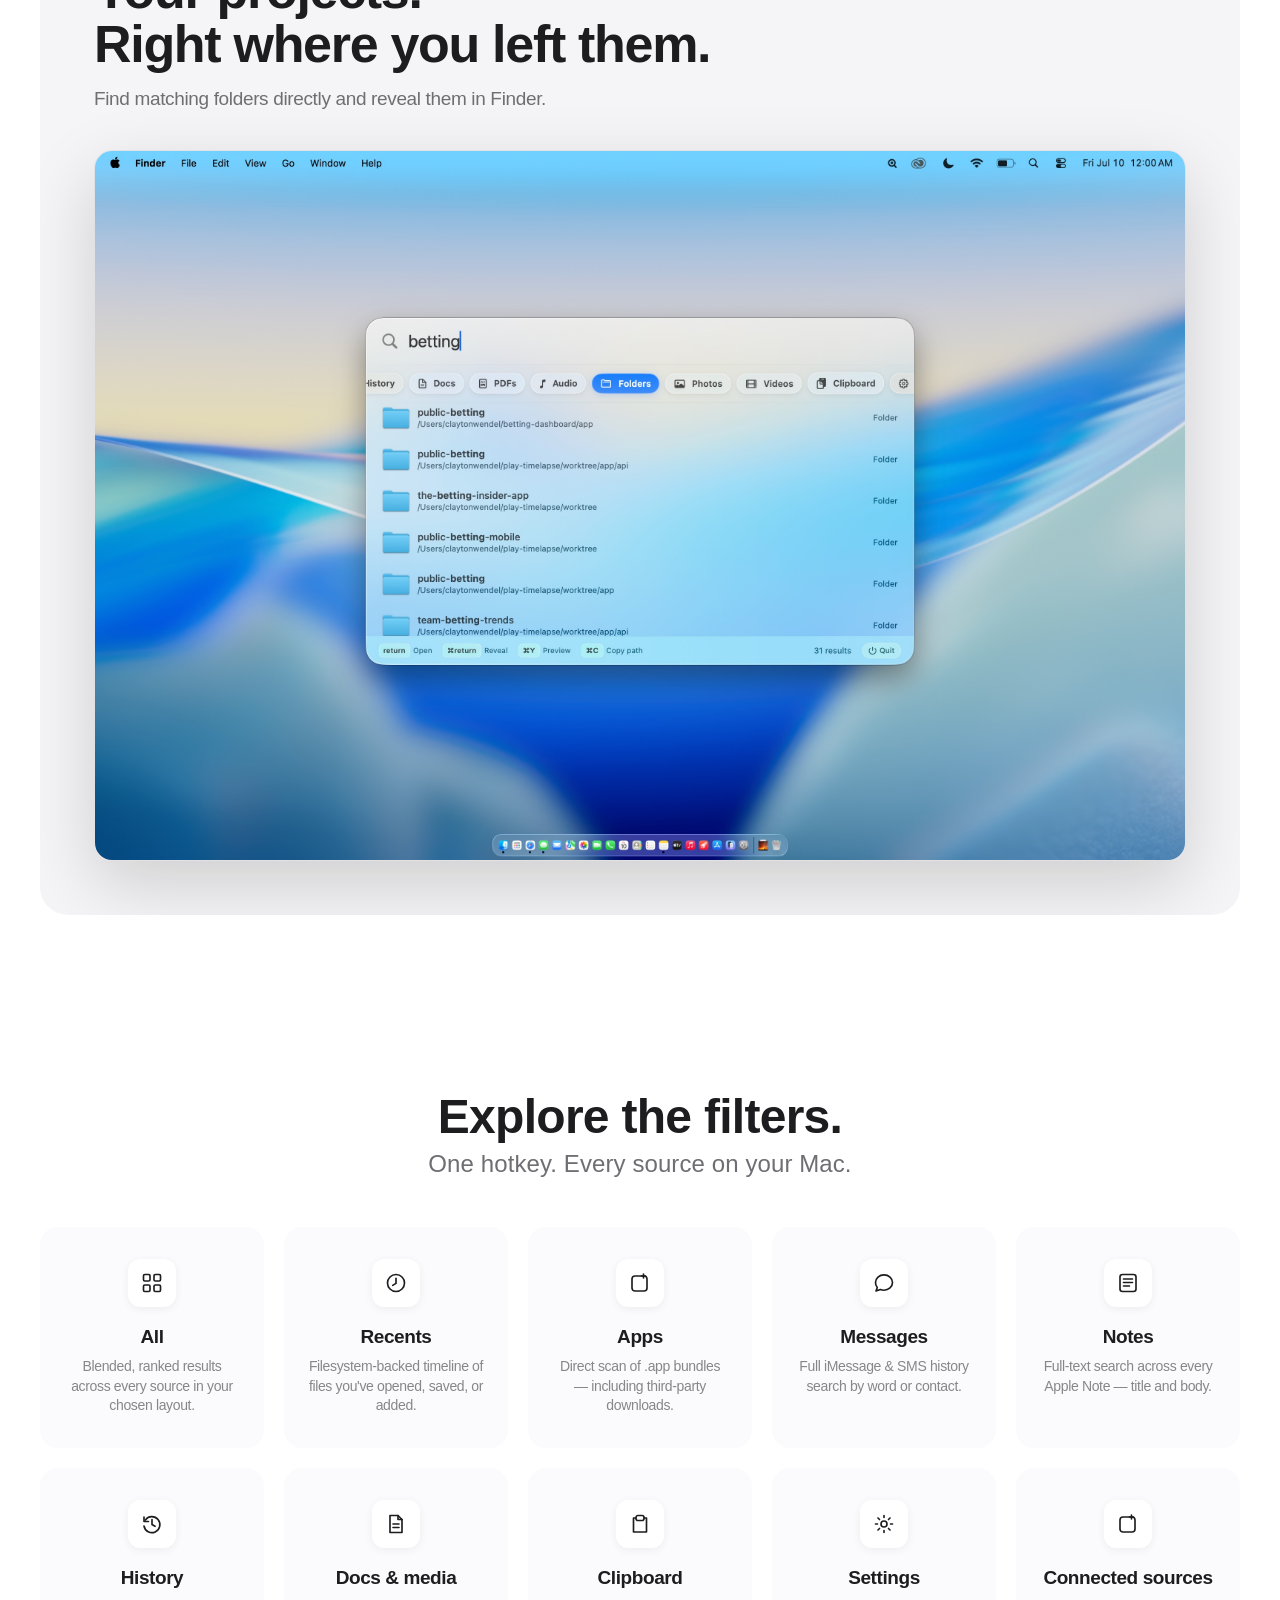
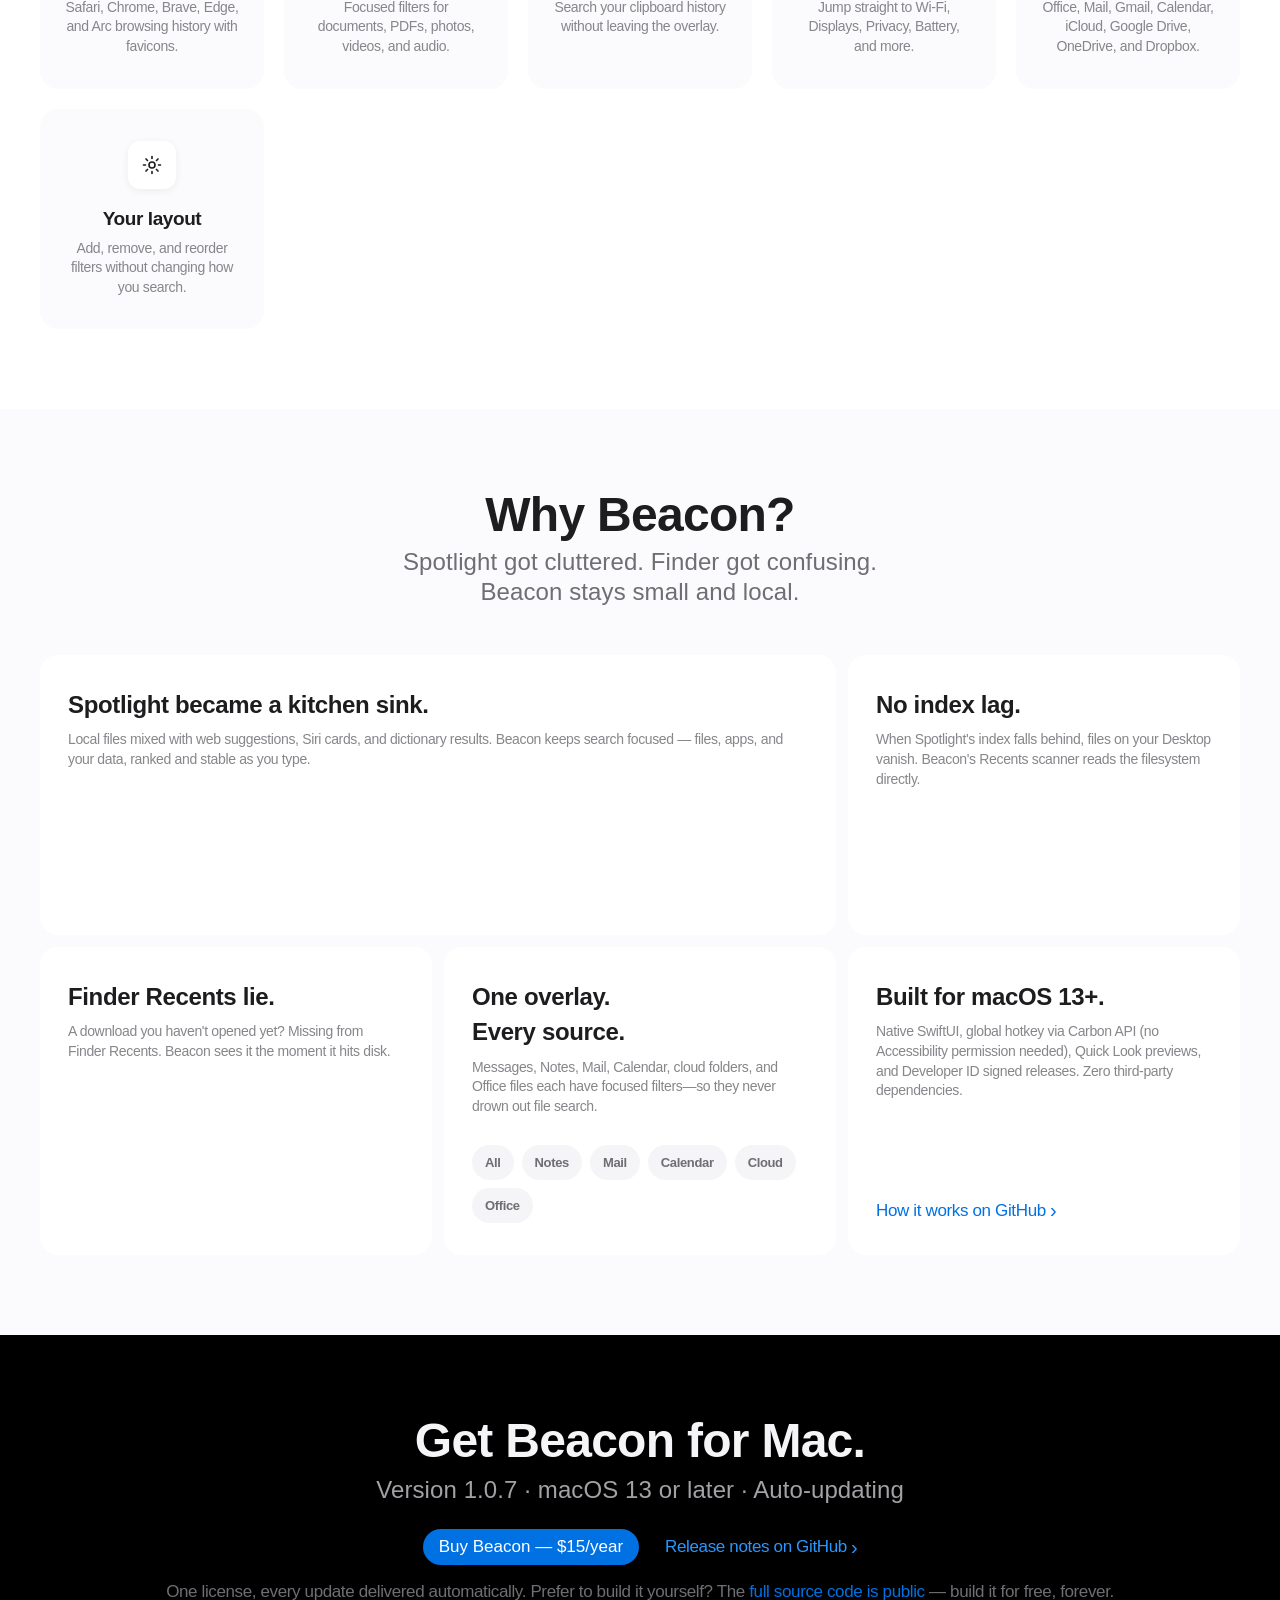
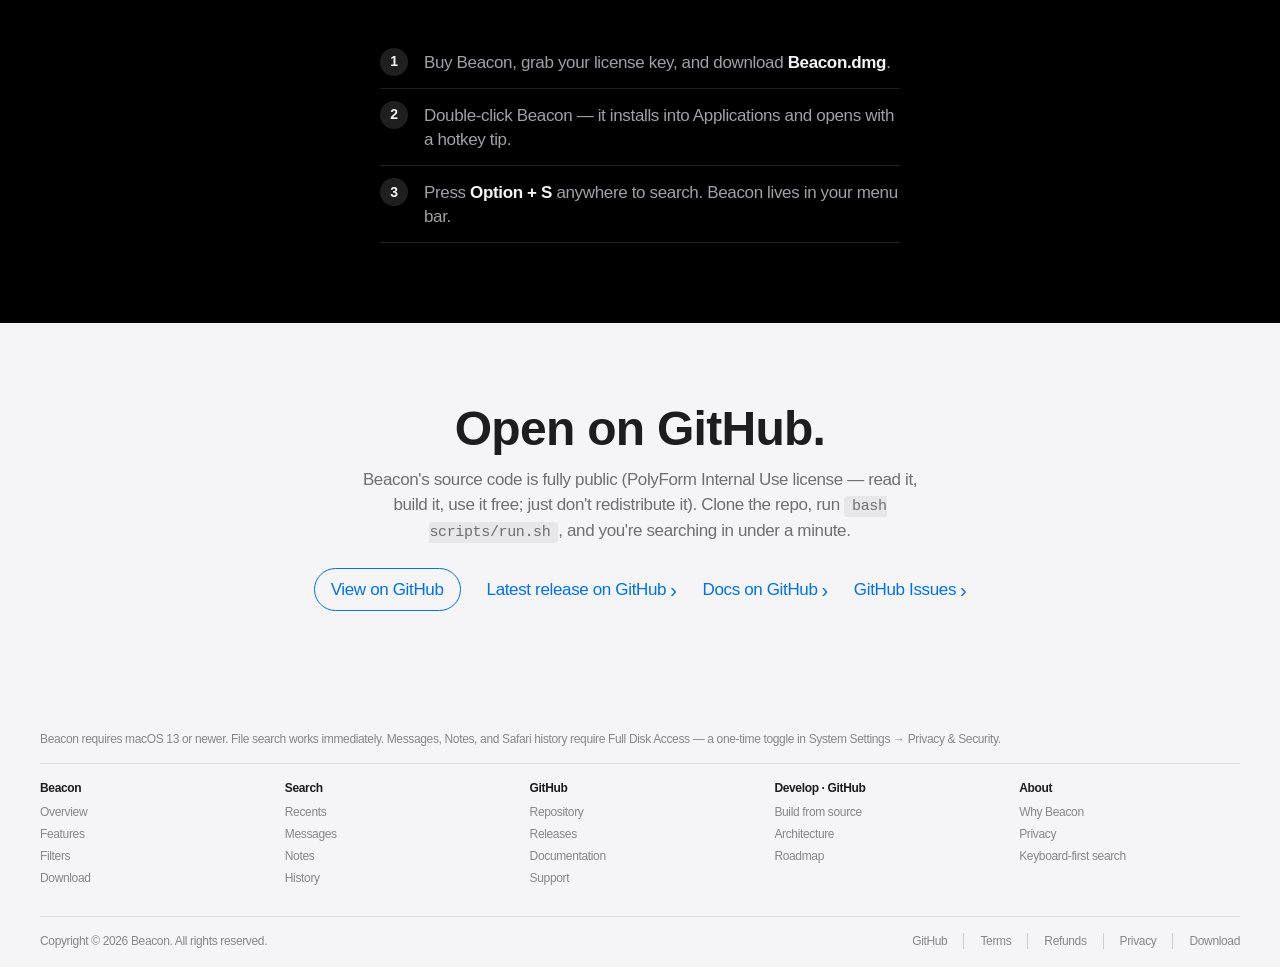
<file: docs/beacon/index.html>
<!DOCTYPE html>
<html lang="en">
<head>
  <meta charset="utf-8">
  <meta name="viewport" content="width=device-width, initial-scale=1">
  <meta name="description" content="Beacon — search files, messages, mail, calendar, Office documents, cloud folders, browser history, and more from one private macOS overlay.">
  <title>Beacon — macOS search launcher</title>
  <link rel="icon" type="image/png" sizes="36x36" href="../assets/favicon.png">
  <link rel="stylesheet" href="../css/styles.css?v=20260712-2">
</head>
<body class="product-page">

  <nav class="subnav" aria-label="Beacon">
    <div class="subnav-inner">
      <a class="subnav-title" href="../index.html">Beacon</a>
      <ul class="subnav-links">
        <li><a href="#overview" class="active">Overview</a></li>
        <li><a href="#features">Features</a></li>
        <li><a href="#lineup">Filters</a></li>
        <li><a href="#download" data-buy>Download</a></li>
        <li><a href="#github">GitHub</a></li>
      </ul>
      <a class="subnav-cta" href="#download" data-buy>Get Beacon</a>
      <button class="nav-menu-button" type="button" data-menu-toggle
              aria-expanded="false" aria-controls="product-mobile-menu" aria-label="Open menu">
        <span></span><span></span><span></span>
      </button>
      <div class="mobile-nav" id="product-mobile-menu" data-mobile-menu>
        <a href="../index.html">Home</a>
        <a href="#overview">Overview</a>
        <a href="#features">Features</a>
        <a href="#lineup">Filters</a>
        <a href="#privacy">Privacy</a>
        <a href="#download" data-buy>Download</a>
        <a href="https://github.com/claytonwendelwon/Mac-search">GitHub</a>
      </div>
    </div>
  </nav>

  <!-- Hero -->
  <section class="hero hero-light" id="overview">
    <h1 class="headline-hero">Beacon</h1>
    <p class="subhead">Local search. Finally done right.</p>
    <div class="cta-row">
      <a class="link-more" href="#features">Learn more</a>
      <a class="link-more" href="#download" data-buy>Download</a>
    </div>
    <div class="hero-visual">
      <img class="product-shot product-shot-hero fade-in"
           src="../assets/beacon-recents-wide.jpg"
           alt="Beacon Recents search floating over a colorful macOS desktop">
    </div>
  </section>

  <!-- Feature tabs -->
  <section class="feature-tabs-section" id="features" data-tabs>
    <div class="feature-tabs-header fade-in">
      <h2 class="headline-section">Get to know Beacon.</h2>
    </div>
    <ul class="tab-list" role="tablist">
      <li><button type="button" class="active" data-tab-button="all" role="tab">All</button></li>
      <li><button type="button" data-tab-button="recents" role="tab">Recents</button></li>
      <li><button type="button" data-tab-button="messages" role="tab">Messages</button></li>
      <li><button type="button" data-tab-button="notes" role="tab">Notes</button></li>
      <li><button type="button" data-tab-button="history" role="tab">History</button></li>
      <li><button type="button" data-tab-button="folders" role="tab">Folders</button></li>
      <li><button type="button" data-tab-button="apps" role="tab">Apps</button></li>
      <li><button type="button" data-tab-button="customize" role="tab">Customize</button></li>
      <li><button type="button" data-tab-button="sources" role="tab">Sources</button></li>
      <li><button type="button" data-tab-button="privacy" role="tab">Privacy</button></li>
      <li><button type="button" data-tab-button="more" role="tab">More</button></li>
    </ul>

    <div class="tab-panel active fade-in" data-tab-panel="all">
      <div class="tab-panel-copy">
        <h2>Everything, intelligently blended.</h2>
        <p>All brings files, apps, messages, notes, mail, calendar events, and connected folders into one ranked view, so the right result can surface without choosing a source first.</p>
        <h3>Focused when you need it.</h3>
        <p>Switch to any dedicated filter with one click or cycle through them from the keyboard.</p>
        <a class="link-more" href="#lineup">Explore every filter</a>
      </div>
      <div class="tab-panel-visual">
        <img class="product-shot product-shot-detail"
             src="../assets/beacon-all-close.png"
             alt="Beacon All filter showing blended search sources">
      </div>
    </div>

    <div class="tab-panel" data-tab-panel="recents" id="recents">
      <div class="tab-panel-copy">
        <h2>Recents that actually work.</h2>
        <p>Spotlight and Finder Recents miss freshly saved files all the time. Beacon scans your filesystem directly — so screenshots, downloads, and exports appear the moment they land on disk.</p>
        <h3>Fast lane for fresh files.</h3>
        <p>Beacon checks Downloads and Desktop before any deep crawl, so your latest screenshot is always at the top.</p>
        <a class="link-more" href="#download" data-buy>Download Beacon</a>
      </div>
      <div class="tab-panel-visual">
        <img class="product-shot product-shot-detail"
             src="../assets/beacon-recents-wide.jpg"
             alt="Recent downloads appearing immediately in Beacon">
      </div>
    </div>

    <div class="tab-panel" data-tab-panel="messages" id="messages">
      <div class="tab-panel-copy">
        <h2>Search your text messages.</h2>
        <p>Find any iMessage or SMS by word, phrase, or contact name. Type "Mom" and get Mom's messages — not every text containing the word "mom."</p>
        <h3>Snippets with context.</h3>
        <p>Results show the contact's name, a highlighted snippet, and when it was sent. Double-click to see the surrounding thread inside Beacon, then open the conversation in Messages.</p>
        <a class="link-more" href="#privacy">Privacy & permissions</a>
      </div>
      <div class="tab-panel-visual">
        <img class="product-shot product-shot-detail"
             src="../assets/beacon-messages-close.png"
             alt="Message search results in Beacon">
      </div>
    </div>

    <div class="tab-panel" data-tab-panel="history" id="history">
      <div class="tab-panel-copy">
        <h2>Every page you visited.</h2>
        <p>Search Safari, Chrome, Brave, Edge, and Arc history from one focused view. Favicons make results recognizable before you finish reading the title.</p>
        <h3>Open the page instantly.</h3>
        <p>Press Return to reopen a result in your browser, or ⌘C to copy its link.</p>
      </div>
      <div class="tab-panel-visual">
        <img class="product-shot product-shot-detail"
             src="../assets/beacon-history-close.png"
             alt="Browser history results with favicons in Beacon">
      </div>
    </div>

    <div class="tab-panel" data-tab-panel="folders" id="folders">
      <div class="tab-panel-copy">
        <h2>Folders surface reliably.</h2>
        <p>Type part of a project or directory name and Beacon brings matching folders forward instead of burying them beneath web suggestions.</p>
        <h3>Open or reveal.</h3>
        <p>Press Return to open a folder or ⌘Return to reveal it in Finder.</p>
      </div>
      <div class="tab-panel-visual">
        <img class="product-shot product-shot-detail"
             src="../assets/beacon-folders-close.png"
             alt="Folder search results in Beacon">
      </div>
    </div>

    <div class="tab-panel" data-tab-panel="apps" id="apps">
      <div class="tab-panel-copy">
        <h2>Find any app.<br>Launch with Return.</h2>
        <p>Beacon scans application folders directly, so downloaded and third-party apps appear even when Spotlight misses them.</p>
        <h3>Keyboard-first.</h3>
        <p>Press Option + S, type a few letters, and hit Return. No mouse or launcher grid required.</p>
      </div>
      <div class="tab-panel-visual">
        <img class="product-shot product-shot-detail"
             src="../assets/beacon-apps-wide.jpg"
             alt="App search results in Beacon">
      </div>
    </div>

    <div class="tab-panel" data-tab-panel="notes" id="notes">
      <div class="tab-panel-copy">
        <h2>Find the note<br>you almost remember.</h2>
        <p>Search the title and body of every Apple Note locally, then open the matching note directly in Notes.</p>
        <h3>Your notes stay yours.</h3>
        <p>Beacon reads the Notes database on your Mac. Nothing is uploaded, indexed remotely, or used for training.</p>
      </div>
      <div class="tab-panel-visual">
        <img class="product-shot product-shot-detail"
             src="../assets/beacon-notes-close.png"
             alt="Beacon searching Apple Notes by title and body">
      </div>
    </div>

    <div class="tab-panel" data-tab-panel="customize" id="customize">
      <div class="tab-panel-copy">
        <p class="eyebrow">Make it yours</p>
        <h2>Keep the filters<br>you actually use.</h2>
        <p>Enter Edit mode to remove filters, drag them into a new order, or restore something later. Your layout stays exactly where you left it.</p>
        <h3>All changes with you.</h3>
        <p>A source only contributes to the blended All view when it is part of your filter layout.</p>
      </div>
      <div class="tab-panel-visual">
        <img class="product-shot product-shot-detail"
             src="../assets/beacon-edit-experience.png"
             alt="Beacon Edit mode for removing and rearranging filters">
      </div>
    </div>

    <div class="tab-panel" data-tab-panel="sources" id="sources">
      <div class="tab-panel-copy">
        <p class="eyebrow">Connected sources</p>
        <h2>Add more of<br>your digital life.</h2>
        <p>Add Word, Excel, PowerPoint, Mail, Gmail, Calendar, iCloud Drive, Google Drive, OneDrive, and Dropbox from one clean menu.</p>
        <h3>Setup without guesswork.</h3>
        <p>Cloud providers use their signed-in desktop sync app, while Gmail uses the account connected in Apple Mail. Beacon detects local setup and clearly explains what is missing.</p>
      </div>
      <div class="tab-panel-visual">
        <img class="product-shot product-shot-detail"
             src="../assets/beacon-edit-add.png"
             alt="Beacon Add Filters menu with connected apps and cloud sources">
      </div>
    </div>

    <div class="tab-panel" data-tab-panel="privacy" id="privacy">
      <div class="tab-panel-copy">
        <h2>Your data.<br>Just on your Mac.</h2>
        <p>File search works immediately with no special access. Messages, Notes, Mail, Calendar, and browser history are read locally and never sent to a server.</p>
        <h3>You control access.</h3>
        <p>Full Disk Access is optional. Beacon explains exactly when it is needed and takes you directly to the correct System Settings page.</p>
        <a class="link-more" href="https://github.com/claytonwendelwon/Mac-search/blob/main/README.md#full-disk-access">Setup guide on GitHub</a>
      </div>
      <div class="tab-panel-visual">
        <img class="product-shot product-shot-detail"
             src="../assets/beacon-disk-access-close.png"
             alt="Beacon explaining optional Full Disk Access">
      </div>
    </div>

    <div class="tab-panel more-panel" data-tab-panel="more">
      <div class="more-panel-heading">
        <p class="eyebrow">More built in</p>
        <h2>Less hunting.<br>More finding.</h2>
        <p>Preview files without opening them, copy paths and links, reveal results in Finder, and move through every result without leaving the keyboard.</p>
      </div>
      <div class="benefit-grid" aria-label="More Beacon capabilities">
        <div><strong>Quick Look</strong><span>Preview with Space.</span></div>
        <div><strong>Clipboard</strong><span>Recover copied text.</span></div>
        <div><strong>System Settings</strong><span>Jump to any pane.</span></div>
        <div><strong>Private by design</strong><span>No account or cloud index.</span></div>
      </div>
      <div class="coming-soon">
        <span class="coming-soon-label">Available now</span>
        <h3>Your apps. One search.</h3>
        <p>Search Office documents, cloud folders, Mail, Gmail, and Calendar locally. Authenticated services such as Discord and Notion can come in a future update.</p>
      </div>
    </div>
  </section>

  <!-- Real-world views -->
  <section class="showcase-section" aria-labelledby="showcase-title">
    <div class="showcase-header fade-in">
      <p class="eyebrow">Beacon in action</p>
      <h2 class="headline-section" id="showcase-title">One search bar.<br>Your whole Mac.</h2>
    </div>
    <div class="showcase-stack">
      <article class="showcase-card fade-in">
        <div class="showcase-copy">
          <p class="eyebrow">Customizable filters</p>
          <h3>Put search in<br>your preferred order.</h3>
          <p>Drag filters into place, subtract the ones you don’t need, and keep your All results focused.</p>
        </div>
        <img class="product-shot product-shot-wide"
             src="../assets/beacon-edit-experience.png"
             alt="Beacon customizable filter layout">
      </article>
      <article class="showcase-card fade-in">
        <div class="showcase-copy">
          <p class="eyebrow">Add sources</p>
          <h3>Bring in the apps<br>you already use.</h3>
          <p>Beacon tells you when a desktop sync app, Finder account, Apple Mail account, or local permission still needs setup.</p>
        </div>
        <img class="product-shot product-shot-wide"
             src="../assets/beacon-edit-add.png"
             alt="Adding connected sources to Beacon">
      </article>
      <article class="showcase-card fade-in">
        <div class="showcase-copy">
          <p class="eyebrow">Messages</p>
          <h3>Find the conversation<br>you remember.</h3>
          <p>Search by contact, phrase, or link across iMessage and SMS.</p>
        </div>
        <img class="product-shot product-shot-wide"
             src="../assets/beacon-messages-wide.jpg"
             alt="Beacon searching messages over the macOS desktop">
      </article>
      <article class="showcase-card fade-in">
        <div class="showcase-copy">
          <p class="eyebrow">Browser history</p>
          <h3>Get back to any page.</h3>
          <p>Search Safari and Chromium history without reopening every browser.</p>
        </div>
        <img class="product-shot product-shot-wide"
             src="../assets/beacon-history-wide.jpg"
             alt="Beacon searching browser history over the macOS desktop">
      </article>
      <article class="showcase-card fade-in">
        <div class="showcase-copy">
          <p class="eyebrow">Folders</p>
          <h3>Your projects.<br>Right where you left them.</h3>
          <p>Find matching folders directly and reveal them in Finder.</p>
        </div>
        <img class="product-shot product-shot-wide"
             src="../assets/beacon-folders-wide.jpg"
             alt="Beacon finding project folders over the macOS desktop">
      </article>
    </div>
  </section>

  <!-- Filter lineup -->
  <section class="lineup-section" id="lineup">
    <div class="lineup-header fade-in">
      <h2 class="headline-section">Explore the filters.</h2>
      <p class="subhead">One hotkey. Every source on your Mac.</p>
    </div>
    <div class="lineup-grid fade-in">
      <div class="lineup-card">
        <div class="lineup-card-icon"><svg><use href="../assets/symbols.svg#icon-all"/></svg></div>
        <h3>All</h3>
        <p>Blended, ranked results across every source in your chosen layout.</p>
      </div>
      <div class="lineup-card">
        <div class="lineup-card-icon"><svg><use href="../assets/symbols.svg#icon-recents"/></svg></div>
        <h3>Recents</h3>
        <p>Filesystem-backed timeline of files you've opened, saved, or added.</p>
      </div>
      <div class="lineup-card">
        <div class="lineup-card-icon"><svg><use href="../assets/symbols.svg#icon-apps"/></svg></div>
        <h3>Apps</h3>
        <p>Direct scan of .app bundles — including third-party downloads.</p>
      </div>
      <div class="lineup-card">
        <div class="lineup-card-icon"><svg><use href="../assets/symbols.svg#icon-messages"/></svg></div>
        <h3>Messages</h3>
        <p>Full iMessage & SMS history search by word or contact.</p>
      </div>
      <div class="lineup-card">
        <div class="lineup-card-icon"><svg><use href="../assets/symbols.svg#icon-notes"/></svg></div>
        <h3>Notes</h3>
        <p>Full-text search across every Apple Note — title and body.</p>
      </div>
      <div class="lineup-card">
        <div class="lineup-card-icon"><svg><use href="../assets/symbols.svg#icon-history"/></svg></div>
        <h3>History</h3>
        <p>Safari, Chrome, Brave, Edge, and Arc browsing history with favicons.</p>
      </div>
      <div class="lineup-card">
        <div class="lineup-card-icon"><svg><use href="../assets/symbols.svg#icon-docs"/></svg></div>
        <h3>Docs & media</h3>
        <p>Focused filters for documents, PDFs, photos, videos, and audio.</p>
      </div>
      <div class="lineup-card">
        <div class="lineup-card-icon"><svg><use href="../assets/symbols.svg#icon-clipboard"/></svg></div>
        <h3>Clipboard</h3>
        <p>Search your clipboard history without leaving the overlay.</p>
      </div>
      <div class="lineup-card">
        <div class="lineup-card-icon"><svg><use href="../assets/symbols.svg#icon-settings"/></svg></div>
        <h3>Settings</h3>
        <p>Jump straight to Wi-Fi, Displays, Privacy, Battery, and more.</p>
      </div>
      <div class="lineup-card">
        <div class="lineup-card-icon"><svg><use href="../assets/symbols.svg#icon-apps"/></svg></div>
        <h3>Connected sources</h3>
        <p>Office, Mail, Gmail, Calendar, iCloud, Google Drive, OneDrive, and Dropbox.</p>
      </div>
      <div class="lineup-card">
        <div class="lineup-card-icon"><svg><use href="../assets/symbols.svg#icon-settings"/></svg></div>
        <h3>Your layout</h3>
        <p>Add, remove, and reorder filters without changing how you search.</p>
      </div>
    </div>
  </section>

  <!-- Why Beacon -->
  <section class="explore-section" id="why">
    <div class="explore-header fade-in">
      <h2 class="headline-section">Why Beacon?</h2>
      <p class="subhead">Spotlight got cluttered. Finder got confusing.<br>Beacon stays small and local.</p>
    </div>
    <div class="bento-grid fade-in">
      <div class="bento-item wide">
        <h3>Spotlight became a kitchen sink.</h3>
        <p>Local files mixed with web suggestions, Siri cards, and dictionary results. Beacon keeps search focused — files, apps, and your data, ranked and stable as you type.</p>
      </div>
      <div class="bento-item">
        <h3>No index lag.</h3>
        <p>When Spotlight's index falls behind, files on your Desktop vanish. Beacon's Recents scanner reads the filesystem directly.</p>
      </div>
      <div class="bento-item">
        <h3>Finder Recents lie.</h3>
        <p>A download you haven't opened yet? Missing from Finder Recents. Beacon sees it the moment it hits disk.</p>
      </div>
      <div class="bento-item">
        <h3>One overlay.<br>Every source.</h3>
        <p>Messages, Notes, Mail, Calendar, cloud folders, and Office files each have focused filters—so they never drown out file search.</p>
        <div class="feature-pills" aria-label="Beacon search sources">
          <span>All</span>
          <span>Notes</span>
          <span>Mail</span>
          <span>Calendar</span>
          <span>Cloud</span>
          <span>Office</span>
        </div>
      </div>
      <div class="bento-item">
        <h3>Built for macOS 13+.</h3>
        <p>Native SwiftUI, global hotkey via Carbon API (no Accessibility permission needed), Quick Look previews, and Developer ID signed releases. Zero third-party dependencies.</p>
        <div class="cta-row" style="justify-content:flex-start;margin-top:16px">
          <a class="link-more" href="https://github.com/claytonwendelwon/Mac-search/blob/main/README.md#how-it-works">How it works on GitHub</a>
        </div>
      </div>
    </div>
  </section>

  <!-- Download -->
  <section class="download-band fade-in" id="download">
    <h2 class="headline-section">Get Beacon for Mac.</h2>
    <p class="subhead subhead-light">Version 1.0.7 · macOS 13 or later · Auto-updating</p>
    <div class="cta-row">
      <button class="btn-download" id="buy-beacon" type="button" data-buy style="cursor:pointer;border:none">Buy Beacon — $15/year</button>
      <a class="link-more" style="color:#2997ff" href="https://github.com/claytonwendelwon/Mac-search/releases/latest">Release notes on GitHub</a>
    </div>
    <p class="body-copy" style="margin-top:14px">
      One license, every update delivered automatically. Prefer to build it
      yourself? The <a href="#github">full source code is public</a> — build it for free, forever.
    </p>
    <ol class="download-steps">
      <li><span class="step-copy">Buy Beacon, grab your license key, and download <strong>Beacon.dmg</strong>.</span></li>
      <li><span class="step-copy">Double-click Beacon — it installs into Applications and opens with a hotkey tip.</span></li>
      <li><span class="step-copy">Press <kbd>Option + S</kbd> anywhere to search. Beacon lives in your menu bar.</span></li>
    </ol>
  </section>

  <!-- GitHub -->
  <section class="github-band fade-in" id="github">
    <h2 class="headline-section">Open on GitHub.</h2>
    <p class="body-copy">Beacon's source code is fully public (PolyForm Internal Use license — read it, build it, use it free; just don't redistribute it). Clone the repo, run <code style="background:rgba(0,0,0,0.06);padding:2px 8px;border-radius:4px;font-size:15px">bash scripts/run.sh</code>, and you're searching in under a minute.</p>
    <div class="cta-row">
      <a class="btn-outline" href="https://github.com/claytonwendelwon/Mac-search">View on GitHub</a>
      <a class="link-more" href="https://github.com/claytonwendelwon/Mac-search/releases/latest">Latest release on GitHub</a>
      <a class="link-more" href="https://github.com/claytonwendelwon/Mac-search/blob/main/README.md">Docs on GitHub</a>
      <a class="link-more" href="https://github.com/claytonwendelwon/Mac-search/issues">GitHub Issues</a>
    </div>
  </section>

  <footer class="footer">
    <div class="footer-inner">
      <p class="footer-note">Beacon requires macOS 13 or newer. File search works immediately. Messages, Notes, and Safari history require Full Disk Access — a one-time toggle in System Settings → Privacy & Security.</p>
      <div class="footer-columns">
        <div class="footer-col">
          <h4>Beacon</h4>
          <ul>
            <li><a href="#overview">Overview</a></li>
            <li><a href="#features">Features</a></li>
            <li><a href="#lineup">Filters</a></li>
            <li><a href="#download" data-buy>Download</a></li>
          </ul>
        </div>
        <div class="footer-col">
          <h4>Search</h4>
          <ul>
            <li><a href="#recents">Recents</a></li>
            <li><a href="#messages">Messages</a></li>
            <li><a href="#notes">Notes</a></li>
            <li><a href="#history">History</a></li>
          </ul>
        </div>
        <div class="footer-col">
          <h4>GitHub</h4>
          <ul>
            <li><a href="https://github.com/claytonwendelwon/Mac-search">Repository</a></li>
            <li><a href="https://github.com/claytonwendelwon/Mac-search/releases">Releases</a></li>
            <li><a href="https://github.com/claytonwendelwon/Mac-search/blob/main/README.md">Documentation</a></li>
            <li><a href="https://github.com/claytonwendelwon/Mac-search/issues">Support</a></li>
          </ul>
        </div>
        <div class="footer-col">
          <h4>Develop · GitHub</h4>
          <ul>
            <li><a href="https://github.com/claytonwendelwon/Mac-search/blob/main/README.md#build--run">Build from source</a></li>
            <li><a href="https://github.com/claytonwendelwon/Mac-search/blob/main/README.md#how-it-works">Architecture</a></li>
            <li><a href="https://github.com/claytonwendelwon/Mac-search/blob/main/README.md#roadmap">Roadmap</a></li>
          </ul>
        </div>
        <div class="footer-col">
          <h4>About</h4>
          <ul>
            <li><a href="#why">Why Beacon</a></li>
            <li><a href="#privacy">Privacy</a></li>
            <li><a href="#apps">Keyboard-first search</a></li>
          </ul>
        </div>
      </div>
      <div class="footer-bottom">
        <span>Copyright © 2026 Beacon. All rights reserved.</span>
        <div class="footer-legal">
          <a href="https://github.com/claytonwendelwon/Mac-search">GitHub</a>
          <a href="/legal/terms">Terms</a>
          <a href="/legal/refunds">Refunds</a>
          <a href="/legal/privacy">Privacy</a>
          <a href="#download" data-buy>Download</a>
        </div>
      </div>
    </div>
  </footer>

  <script src="../js/main.js?v=20260712-2"></script>
  <script>
    // Lemon Squeezy hosted checkout — sells immediately, no domain approval.
    // Paste the product's "Share / buy" URL (e.g.
    // https://beaconmac.lemonsqueezy.com/buy/xxxxxxxx-xxxx-xxxx-xxxx-xxxxxxxxxxxx).
    var BEACON_CHECKOUT_URL = "https://beaconmac.lemonsqueezy.com/checkout/buy/636f0d26-1b9b-4ca4-8434-4476b0f132fe";
    document.querySelectorAll("[data-buy]").forEach(function (el) {
      el.addEventListener("click", function (e) {
        e.preventDefault();
        e.stopImmediatePropagation();
        // Same-tab redirect: reliable on the first click (a new-tab window.open
        // gets treated as a popup and can swallow the first click).
        window.location.href = BEACON_CHECKOUT_URL;
      });
    });
  </script>
</body>
</html>
</file>
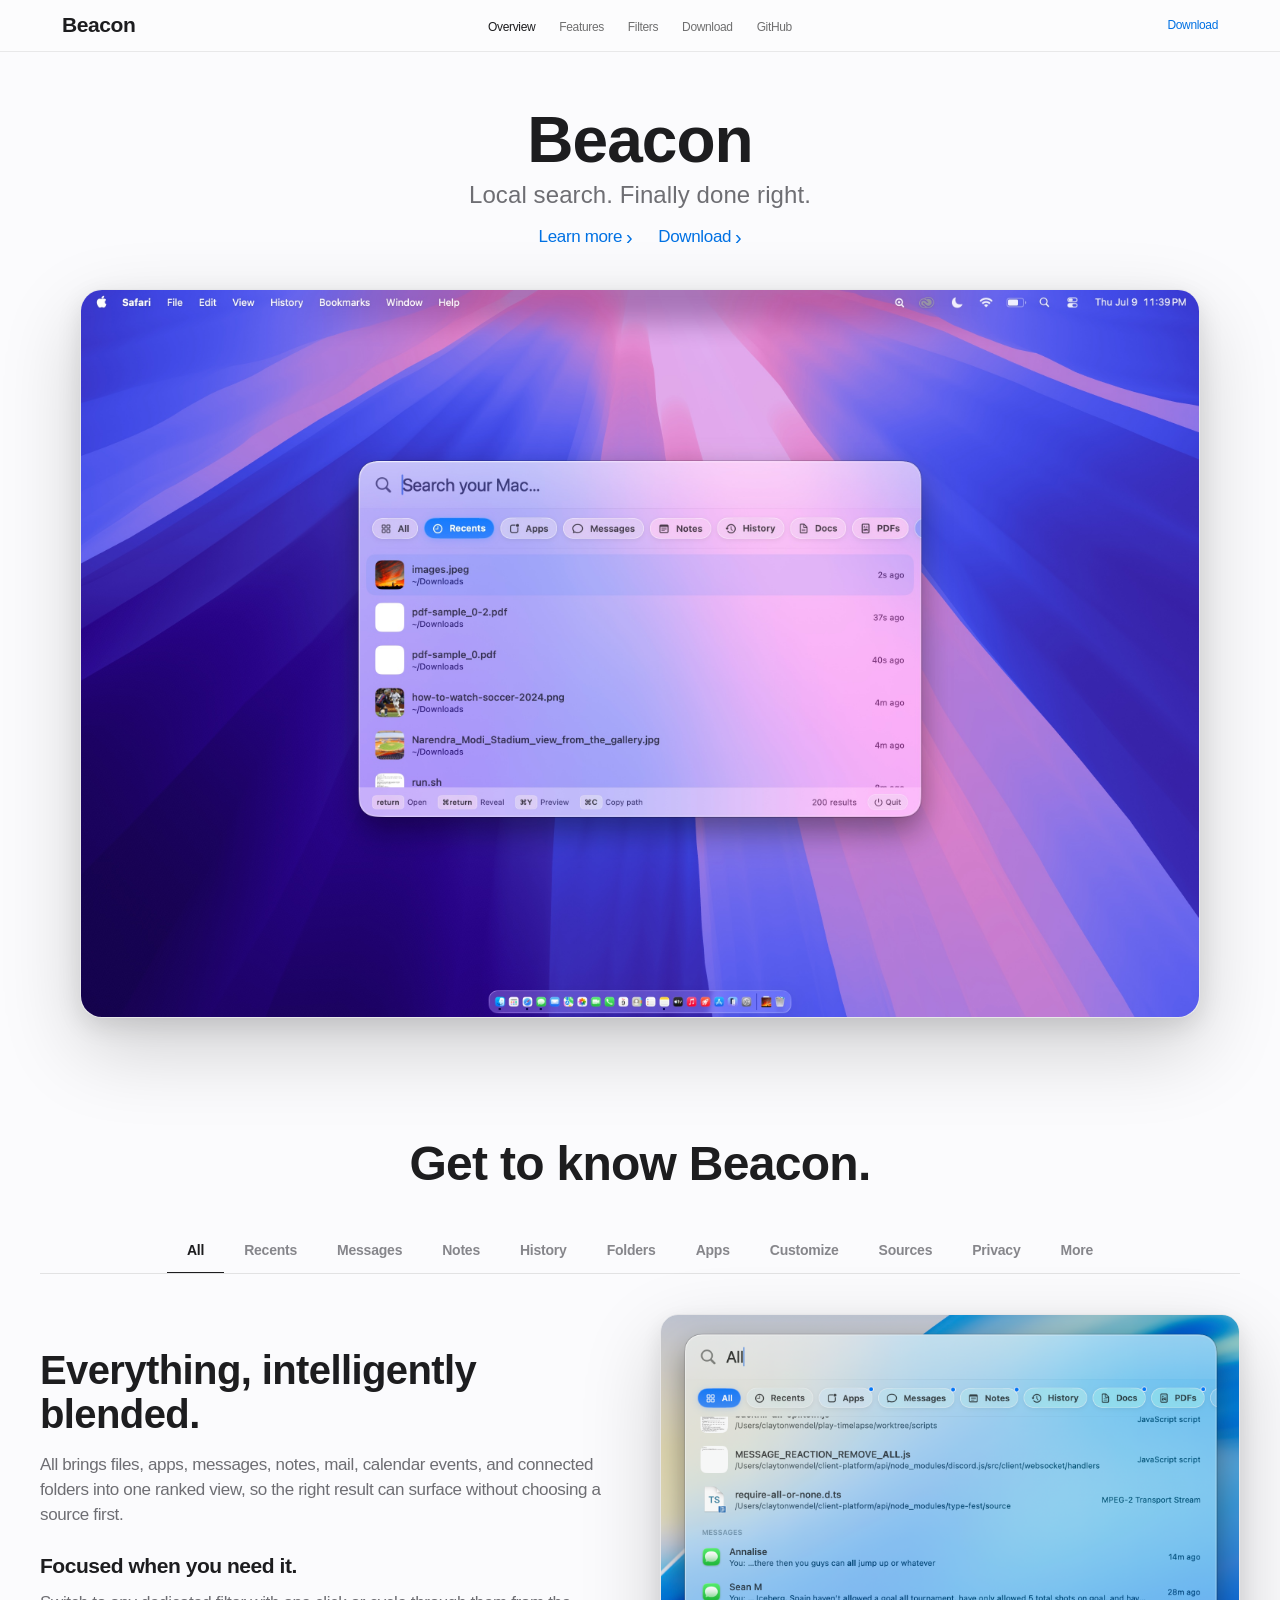
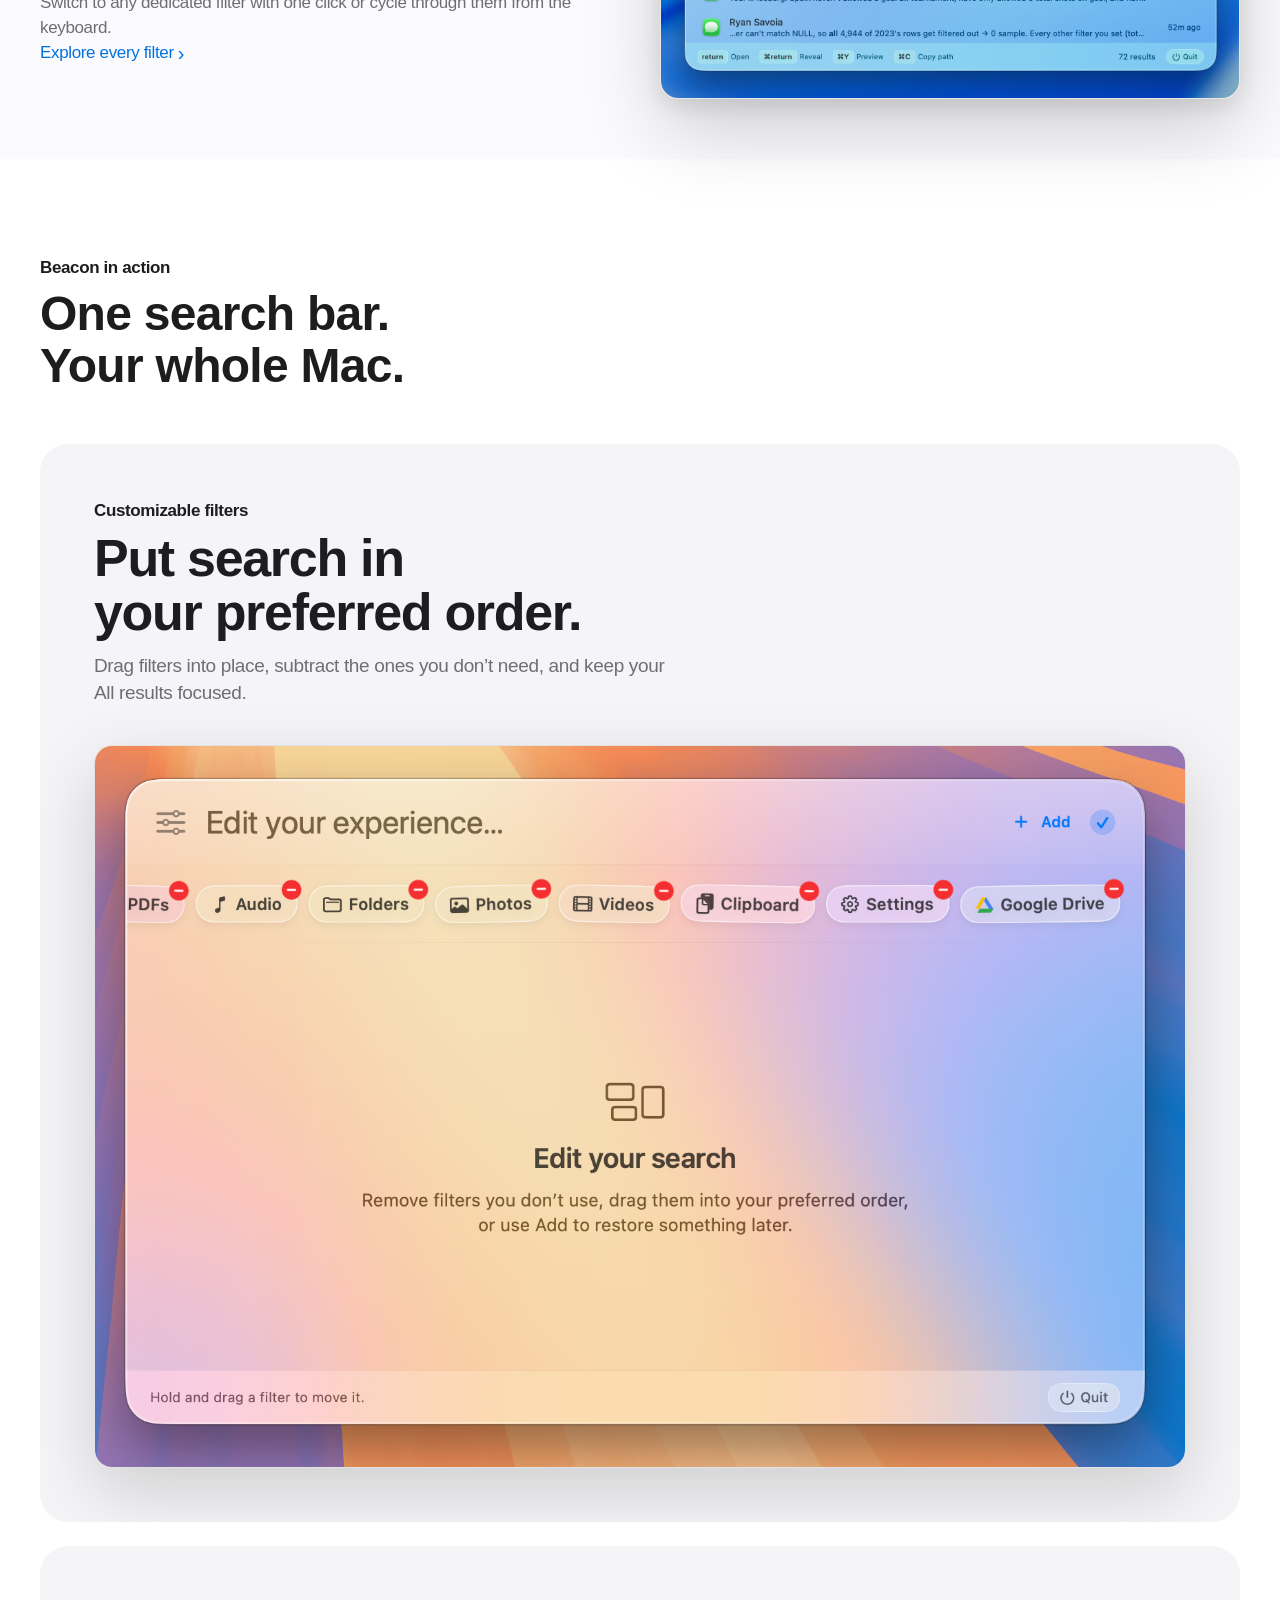
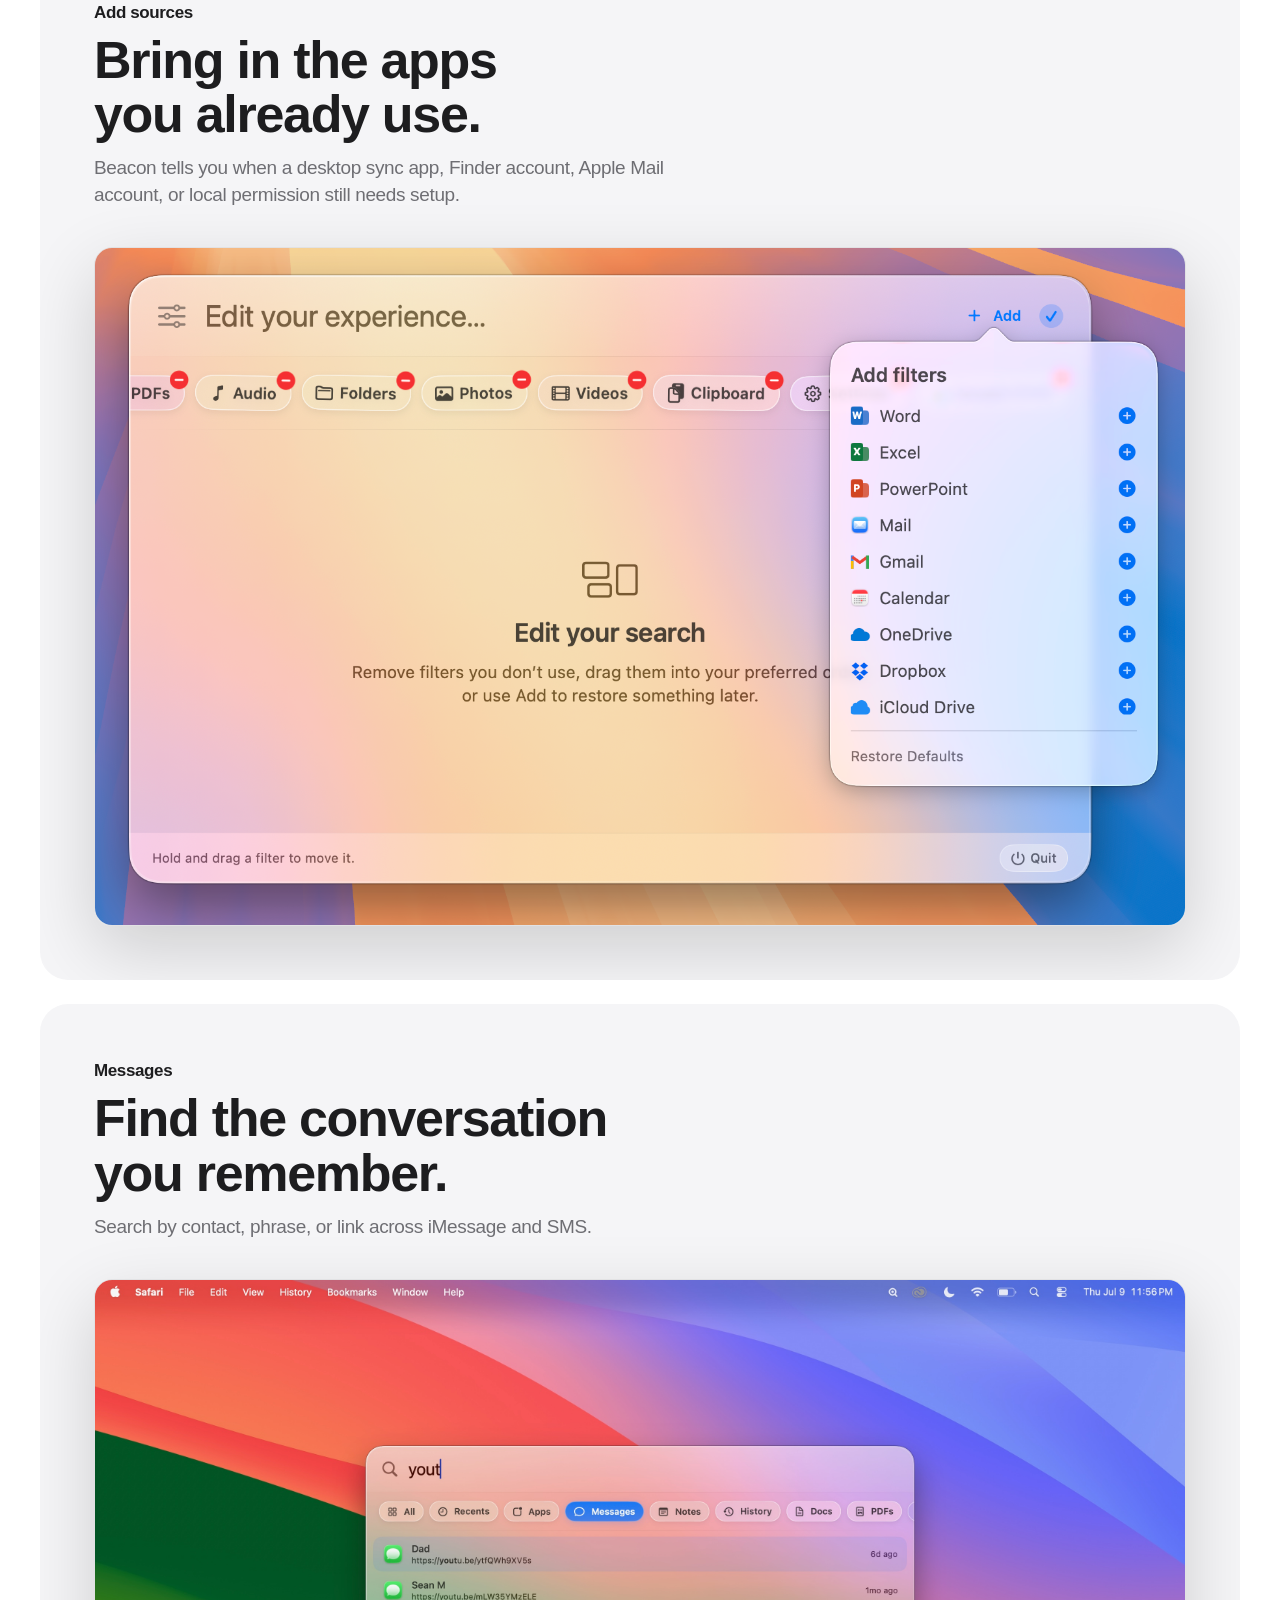
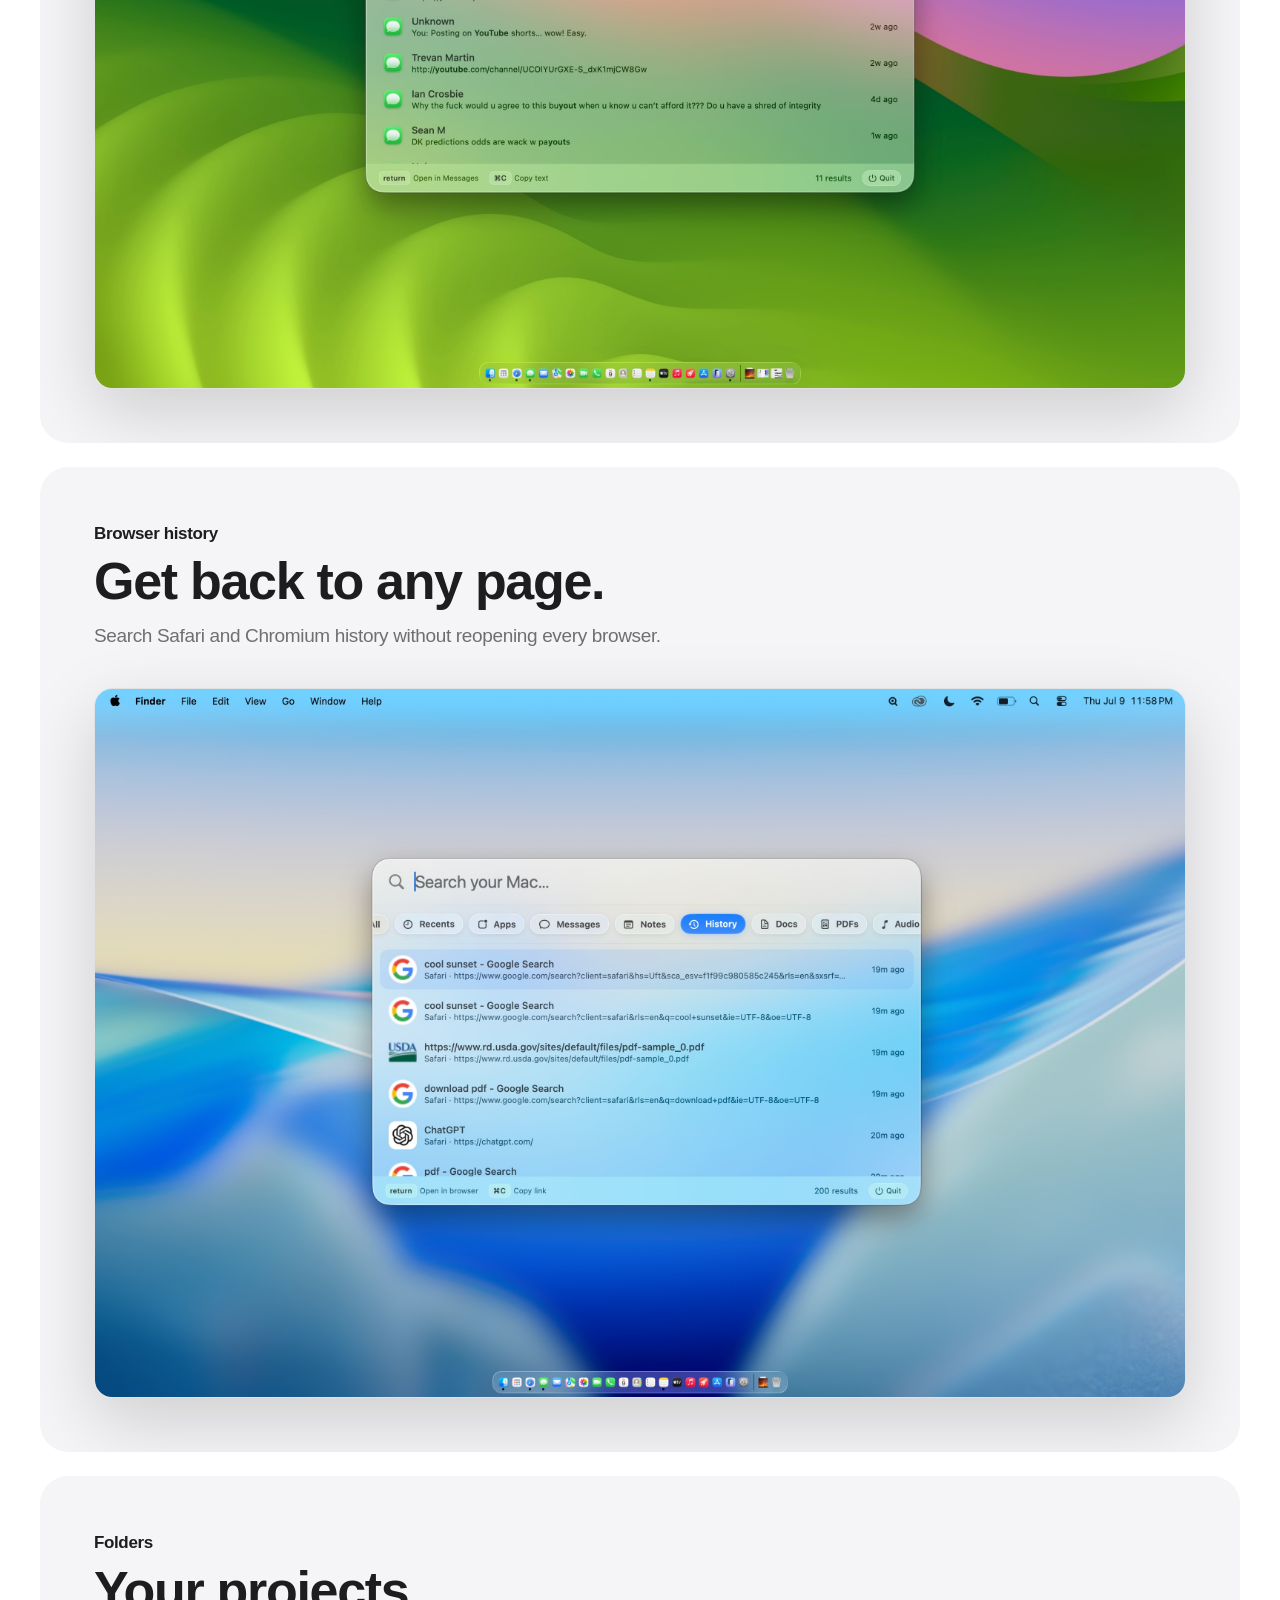
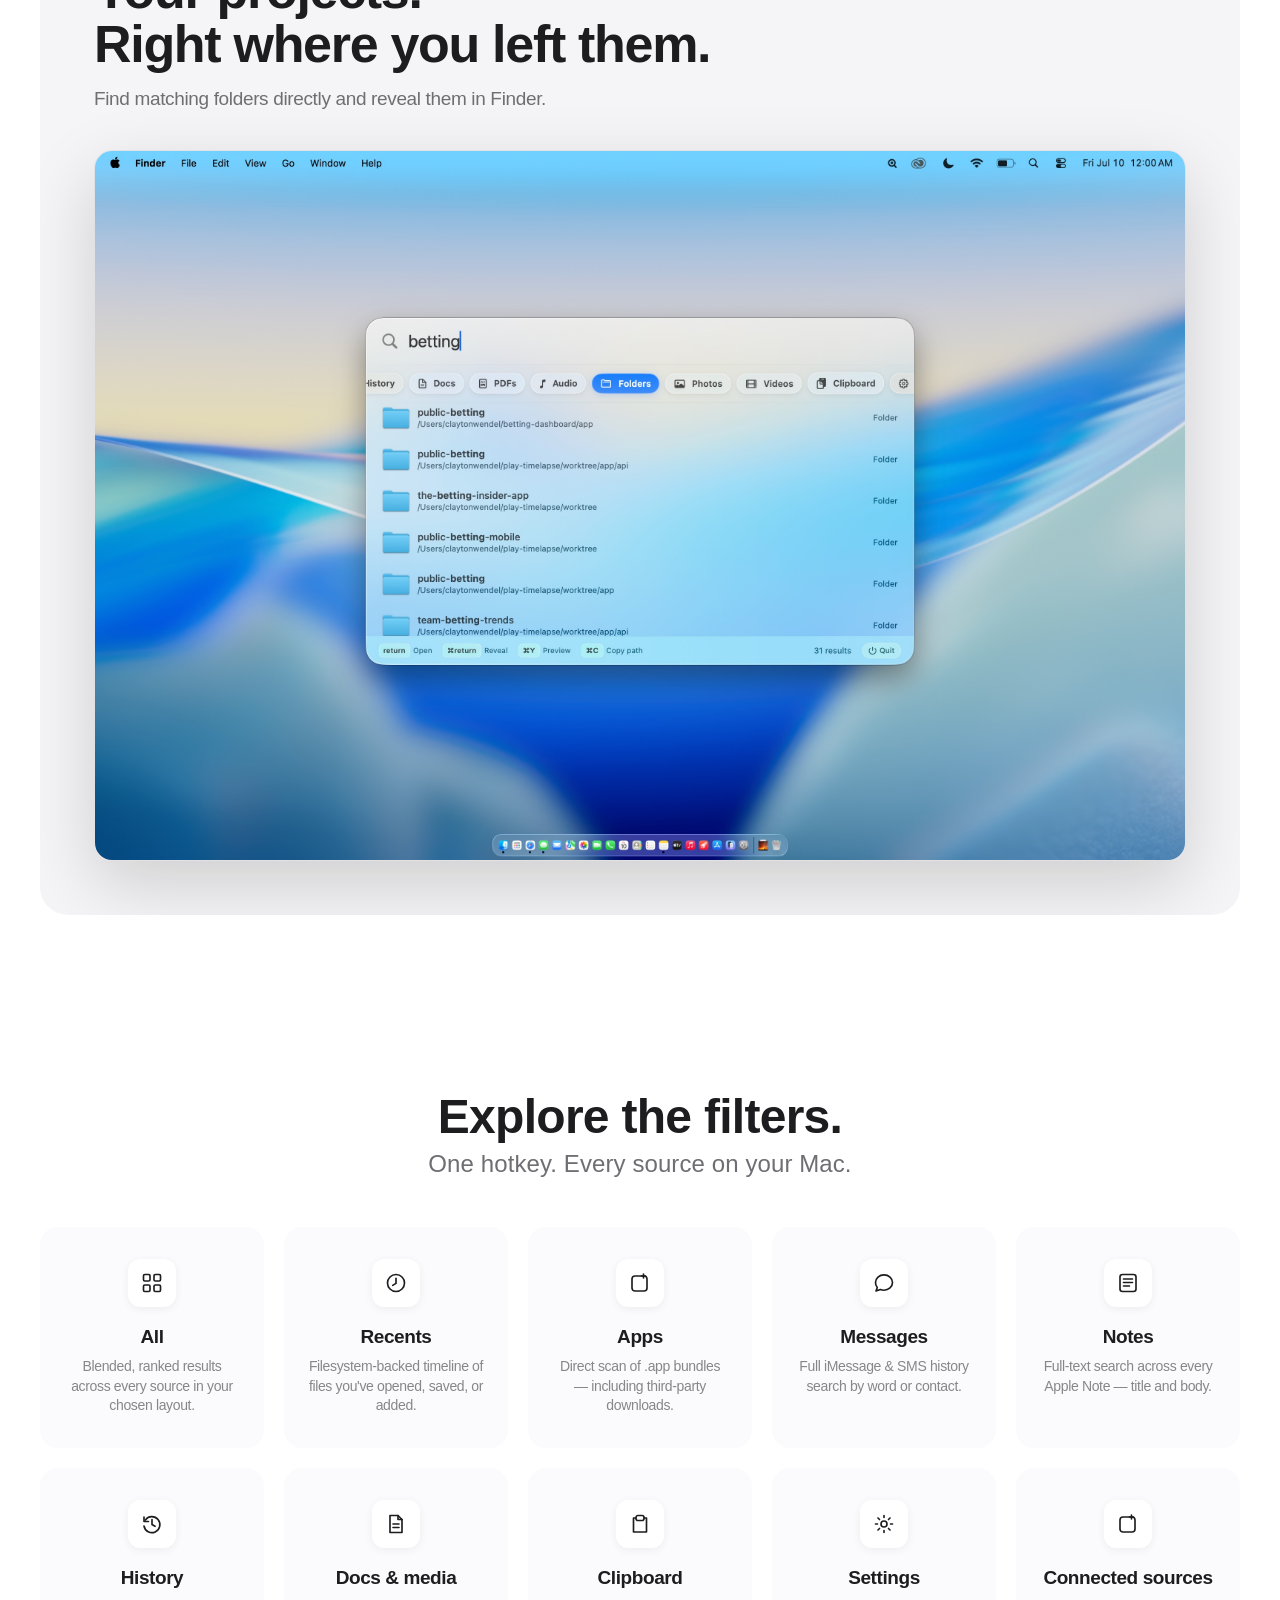
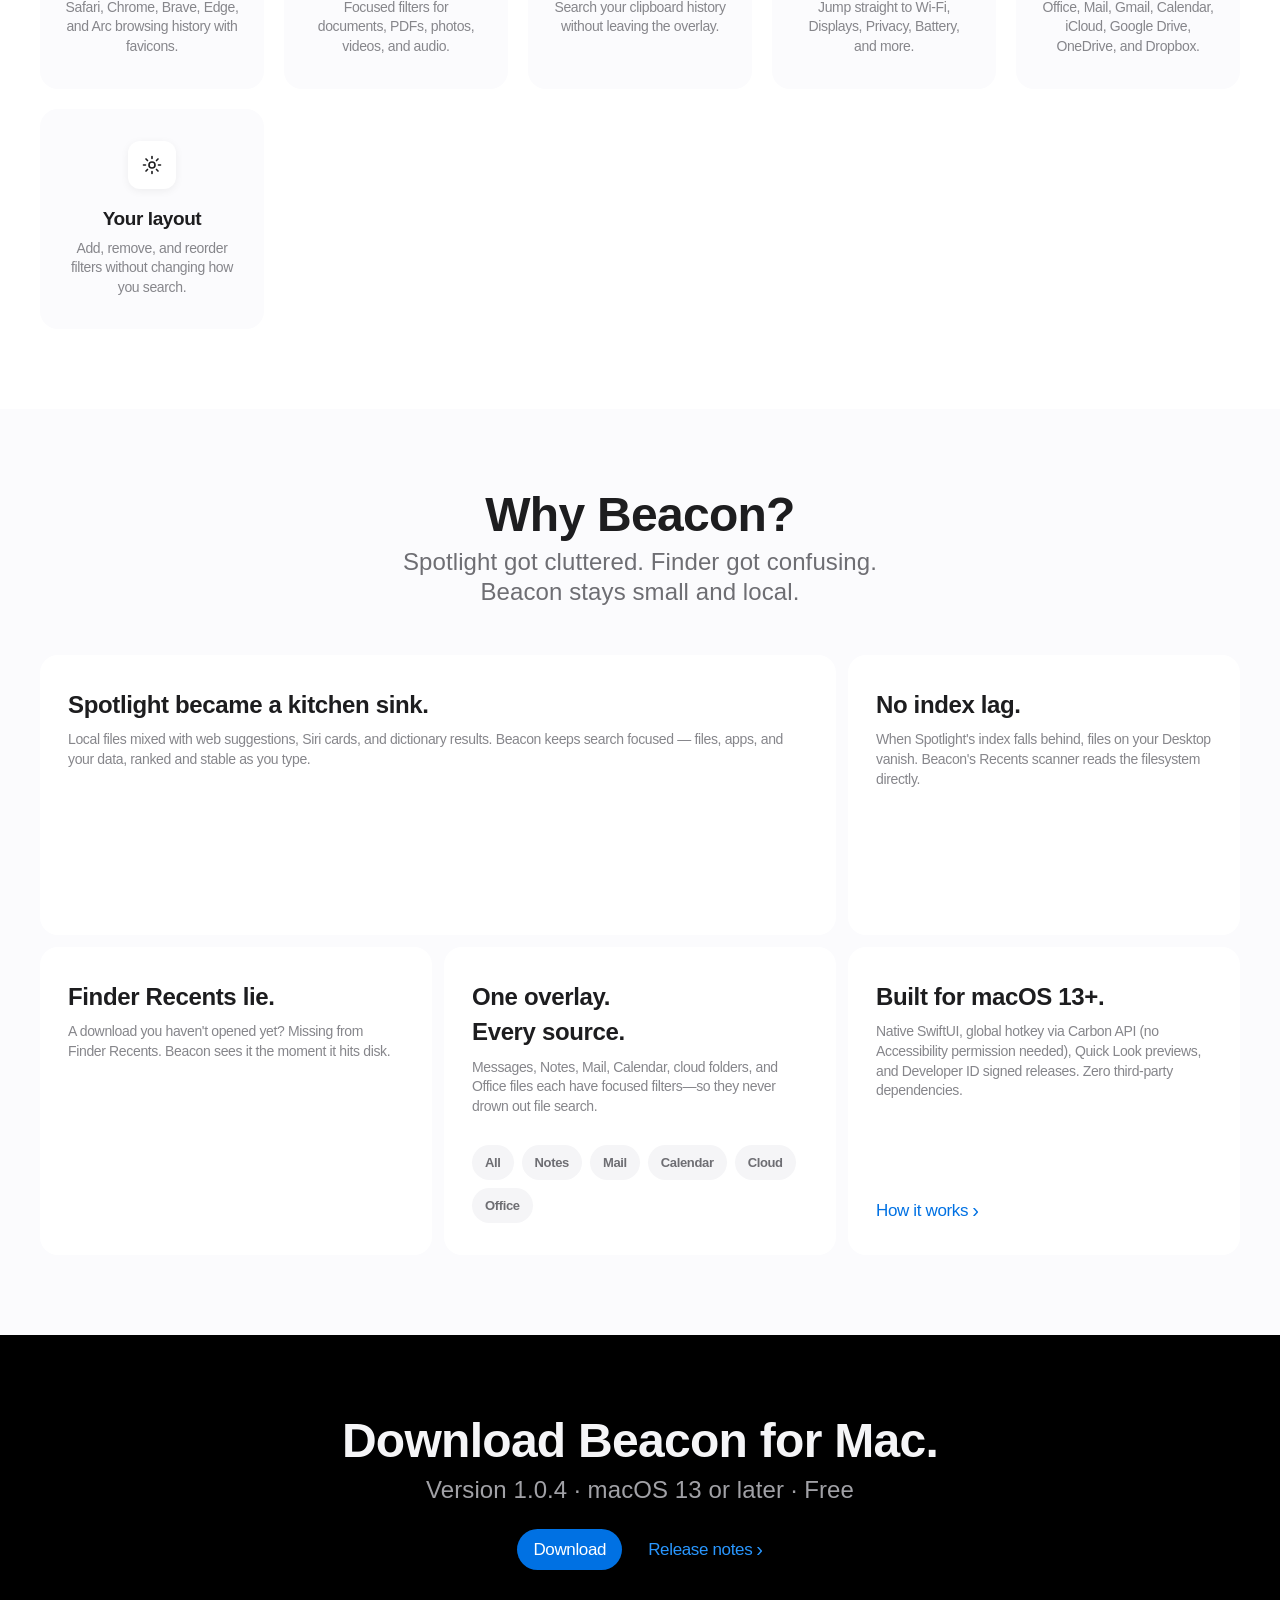
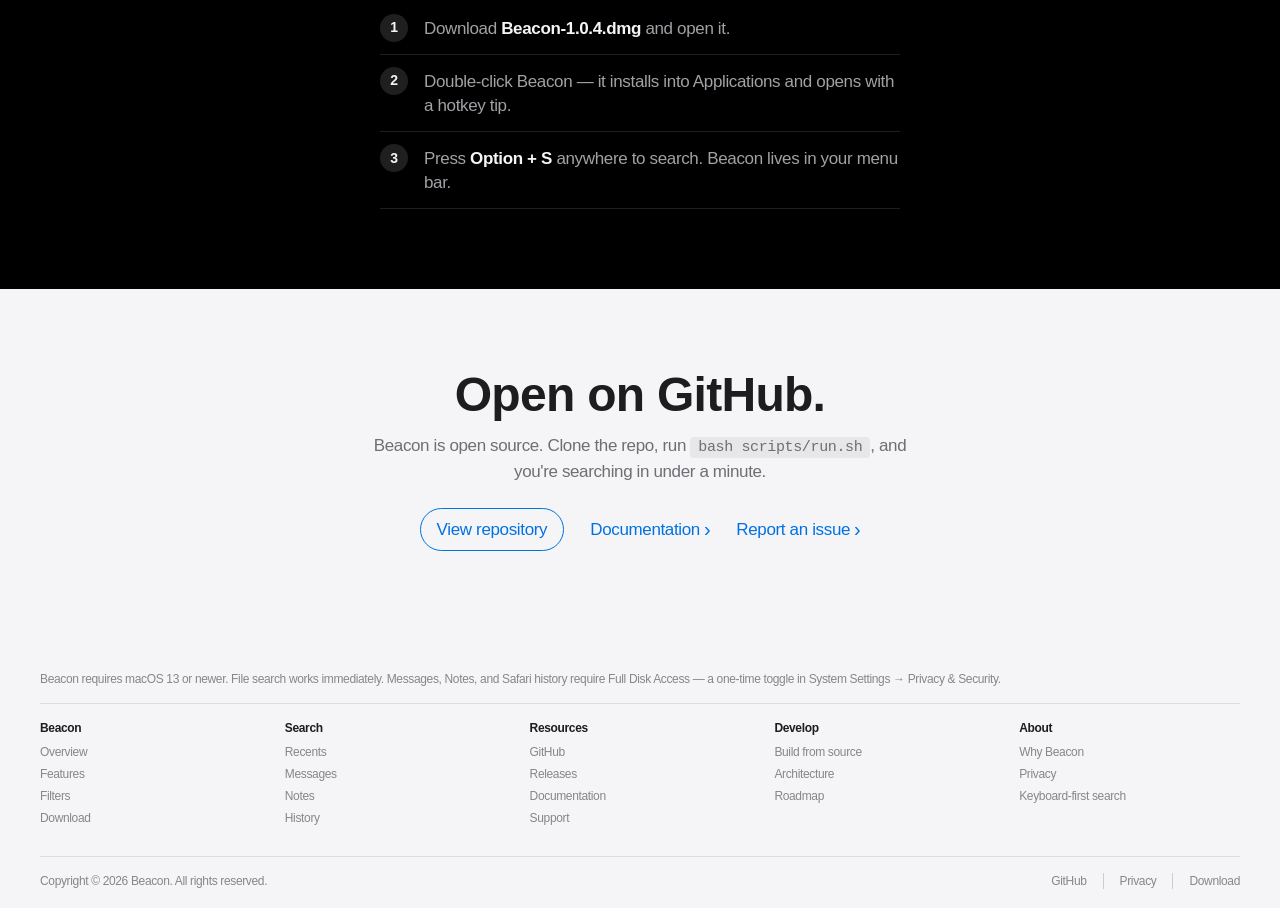
<file: website/beacon/index.html>
<!DOCTYPE html>
<html lang="en">
<head>
  <meta charset="utf-8">
  <meta name="viewport" content="width=device-width, initial-scale=1">
  <meta name="description" content="Beacon — search files, messages, mail, calendar, Office documents, cloud folders, browser history, and more from one private macOS overlay.">
  <title>Beacon — macOS search launcher</title>
  <link rel="icon" type="image/png" sizes="36x36" href="../assets/favicon.png">
  <link rel="stylesheet" href="../css/styles.css?v=20260712-2">
</head>
<body class="product-page">

  <nav class="subnav" aria-label="Beacon">
    <div class="subnav-inner">
      <a class="subnav-title" href="../index.html">Beacon</a>
      <ul class="subnav-links">
        <li><a href="#overview" class="active">Overview</a></li>
        <li><a href="#features">Features</a></li>
        <li><a href="#lineup">Filters</a></li>
        <li><a href="#download">Download</a></li>
        <li><a href="#github">GitHub</a></li>
      </ul>
      <a class="subnav-cta" href="https://github.com/claytonwendelwon/Mac-search/releases/download/v1.0.4/Beacon-1.0.4.dmg">Download</a>
      <button class="nav-menu-button" type="button" data-menu-toggle
              aria-expanded="false" aria-controls="product-mobile-menu" aria-label="Open menu">
        <span></span><span></span><span></span>
      </button>
      <div class="mobile-nav" id="product-mobile-menu" data-mobile-menu>
        <a href="../index.html">Home</a>
        <a href="#overview">Overview</a>
        <a href="#features">Features</a>
        <a href="#lineup">Filters</a>
        <a href="#privacy">Privacy</a>
        <a href="#download">Download</a>
        <a href="https://github.com/claytonwendelwon/Mac-search">GitHub</a>
      </div>
    </div>
  </nav>

  <!-- Hero -->
  <section class="hero hero-light" id="overview">
    <h1 class="headline-hero">Beacon</h1>
    <p class="subhead">Local search. Finally done right.</p>
    <div class="cta-row">
      <a class="link-more" href="#features">Learn more</a>
      <a class="link-more" href="#download">Download</a>
    </div>
    <div class="hero-visual">
      <img class="product-shot product-shot-hero fade-in"
           src="../assets/beacon-recents-wide.jpg"
           alt="Beacon Recents search floating over a colorful macOS desktop">
    </div>
  </section>

  <!-- Feature tabs -->
  <section class="feature-tabs-section" id="features" data-tabs>
    <div class="feature-tabs-header fade-in">
      <h2 class="headline-section">Get to know Beacon.</h2>
    </div>
    <ul class="tab-list" role="tablist">
      <li><button type="button" class="active" data-tab-button="all" role="tab">All</button></li>
      <li><button type="button" data-tab-button="recents" role="tab">Recents</button></li>
      <li><button type="button" data-tab-button="messages" role="tab">Messages</button></li>
      <li><button type="button" data-tab-button="notes" role="tab">Notes</button></li>
      <li><button type="button" data-tab-button="history" role="tab">History</button></li>
      <li><button type="button" data-tab-button="folders" role="tab">Folders</button></li>
      <li><button type="button" data-tab-button="apps" role="tab">Apps</button></li>
      <li><button type="button" data-tab-button="customize" role="tab">Customize</button></li>
      <li><button type="button" data-tab-button="sources" role="tab">Sources</button></li>
      <li><button type="button" data-tab-button="privacy" role="tab">Privacy</button></li>
      <li><button type="button" data-tab-button="more" role="tab">More</button></li>
    </ul>

    <div class="tab-panel active fade-in" data-tab-panel="all">
      <div class="tab-panel-copy">
        <h2>Everything, intelligently blended.</h2>
        <p>All brings files, apps, messages, notes, mail, calendar events, and connected folders into one ranked view, so the right result can surface without choosing a source first.</p>
        <h3>Focused when you need it.</h3>
        <p>Switch to any dedicated filter with one click or cycle through them from the keyboard.</p>
        <a class="link-more" href="#lineup">Explore every filter</a>
      </div>
      <div class="tab-panel-visual">
        <img class="product-shot product-shot-detail"
             src="../assets/beacon-all-close.png"
             alt="Beacon All filter showing blended search sources">
      </div>
    </div>

    <div class="tab-panel" data-tab-panel="recents" id="recents">
      <div class="tab-panel-copy">
        <h2>Recents that actually work.</h2>
        <p>Spotlight and Finder Recents miss freshly saved files all the time. Beacon scans your filesystem directly — so screenshots, downloads, and exports appear the moment they land on disk.</p>
        <h3>Fast lane for fresh files.</h3>
        <p>Beacon checks Downloads and Desktop before any deep crawl, so your latest screenshot is always at the top.</p>
        <a class="link-more" href="#download">Download Beacon</a>
      </div>
      <div class="tab-panel-visual">
        <img class="product-shot product-shot-detail"
             src="../assets/beacon-recents-wide.jpg"
             alt="Recent downloads appearing immediately in Beacon">
      </div>
    </div>

    <div class="tab-panel" data-tab-panel="messages" id="messages">
      <div class="tab-panel-copy">
        <h2>Search your text messages.</h2>
        <p>Find any iMessage or SMS by word, phrase, or contact name. Type "Mom" and get Mom's messages — not every text containing the word "mom."</p>
        <h3>Snippets with context.</h3>
        <p>Results show the contact's name, a highlighted snippet, and when it was sent. Double-click to see the surrounding thread inside Beacon, then open the conversation in Messages.</p>
        <a class="link-more" href="#privacy">Privacy & permissions</a>
      </div>
      <div class="tab-panel-visual">
        <img class="product-shot product-shot-detail"
             src="../assets/beacon-messages-close.png"
             alt="Message search results in Beacon">
      </div>
    </div>

    <div class="tab-panel" data-tab-panel="history" id="history">
      <div class="tab-panel-copy">
        <h2>Every page you visited.</h2>
        <p>Search Safari, Chrome, Brave, Edge, and Arc history from one focused view. Favicons make results recognizable before you finish reading the title.</p>
        <h3>Open the page instantly.</h3>
        <p>Press Return to reopen a result in your browser, or ⌘C to copy its link.</p>
      </div>
      <div class="tab-panel-visual">
        <img class="product-shot product-shot-detail"
             src="../assets/beacon-history-close.png"
             alt="Browser history results with favicons in Beacon">
      </div>
    </div>

    <div class="tab-panel" data-tab-panel="folders" id="folders">
      <div class="tab-panel-copy">
        <h2>Folders surface reliably.</h2>
        <p>Type part of a project or directory name and Beacon brings matching folders forward instead of burying them beneath web suggestions.</p>
        <h3>Open or reveal.</h3>
        <p>Press Return to open a folder or ⌘Return to reveal it in Finder.</p>
      </div>
      <div class="tab-panel-visual">
        <img class="product-shot product-shot-detail"
             src="../assets/beacon-folders-close.png"
             alt="Folder search results in Beacon">
      </div>
    </div>

    <div class="tab-panel" data-tab-panel="apps" id="apps">
      <div class="tab-panel-copy">
        <h2>Find any app.<br>Launch with Return.</h2>
        <p>Beacon scans application folders directly, so downloaded and third-party apps appear even when Spotlight misses them.</p>
        <h3>Keyboard-first.</h3>
        <p>Press Option + S, type a few letters, and hit Return. No mouse or launcher grid required.</p>
      </div>
      <div class="tab-panel-visual">
        <img class="product-shot product-shot-detail"
             src="../assets/beacon-apps-wide.jpg"
             alt="App search results in Beacon">
      </div>
    </div>

    <div class="tab-panel" data-tab-panel="notes" id="notes">
      <div class="tab-panel-copy">
        <h2>Find the note<br>you almost remember.</h2>
        <p>Search the title and body of every Apple Note locally, then open the matching note directly in Notes.</p>
        <h3>Your notes stay yours.</h3>
        <p>Beacon reads the Notes database on your Mac. Nothing is uploaded, indexed remotely, or used for training.</p>
      </div>
      <div class="tab-panel-visual">
        <img class="product-shot product-shot-detail"
             src="../assets/beacon-notes-close.png"
             alt="Beacon searching Apple Notes by title and body">
      </div>
    </div>

    <div class="tab-panel" data-tab-panel="customize" id="customize">
      <div class="tab-panel-copy">
        <p class="eyebrow">Make it yours</p>
        <h2>Keep the filters<br>you actually use.</h2>
        <p>Enter Edit mode to remove filters, drag them into a new order, or restore something later. Your layout stays exactly where you left it.</p>
        <h3>All changes with you.</h3>
        <p>A source only contributes to the blended All view when it is part of your filter layout.</p>
      </div>
      <div class="tab-panel-visual">
        <img class="product-shot product-shot-detail"
             src="../assets/beacon-edit-experience.png"
             alt="Beacon Edit mode for removing and rearranging filters">
      </div>
    </div>

    <div class="tab-panel" data-tab-panel="sources" id="sources">
      <div class="tab-panel-copy">
        <p class="eyebrow">Connected sources</p>
        <h2>Add more of<br>your digital life.</h2>
        <p>Add Word, Excel, PowerPoint, Mail, Gmail, Calendar, iCloud Drive, Google Drive, OneDrive, and Dropbox from one clean menu.</p>
        <h3>Setup without guesswork.</h3>
        <p>Cloud providers use their signed-in desktop sync app, while Gmail uses the account connected in Apple Mail. Beacon detects local setup and clearly explains what is missing.</p>
      </div>
      <div class="tab-panel-visual">
        <img class="product-shot product-shot-detail"
             src="../assets/beacon-edit-add.png"
             alt="Beacon Add Filters menu with connected apps and cloud sources">
      </div>
    </div>

    <div class="tab-panel" data-tab-panel="privacy" id="privacy">
      <div class="tab-panel-copy">
        <h2>Your data.<br>Just on your Mac.</h2>
        <p>File search works immediately with no special access. Messages, Notes, Mail, Calendar, and browser history are read locally and never sent to a server.</p>
        <h3>You control access.</h3>
        <p>Full Disk Access is optional. Beacon explains exactly when it is needed and takes you directly to the correct System Settings page.</p>
        <a class="link-more" href="https://github.com/claytonwendelwon/Mac-search/blob/main/README.md#full-disk-access">Setup guide</a>
      </div>
      <div class="tab-panel-visual">
        <img class="product-shot product-shot-detail"
             src="../assets/beacon-disk-access-close.png"
             alt="Beacon explaining optional Full Disk Access">
      </div>
    </div>

    <div class="tab-panel more-panel" data-tab-panel="more">
      <div class="more-panel-heading">
        <p class="eyebrow">More built in</p>
        <h2>Less hunting.<br>More finding.</h2>
        <p>Preview files without opening them, copy paths and links, reveal results in Finder, and move through every result without leaving the keyboard.</p>
      </div>
      <div class="benefit-grid" aria-label="More Beacon capabilities">
        <div><strong>Quick Look</strong><span>Preview with Space.</span></div>
        <div><strong>Clipboard</strong><span>Recover copied text.</span></div>
        <div><strong>System Settings</strong><span>Jump to any pane.</span></div>
        <div><strong>Private by design</strong><span>No account or cloud index.</span></div>
      </div>
      <div class="coming-soon">
        <span class="coming-soon-label">Available now</span>
        <h3>Your apps. One search.</h3>
        <p>Search Office documents, cloud folders, Mail, Gmail, and Calendar locally. Authenticated services such as Discord and Notion can come in a future update.</p>
      </div>
    </div>
  </section>

  <!-- Real-world views -->
  <section class="showcase-section" aria-labelledby="showcase-title">
    <div class="showcase-header fade-in">
      <p class="eyebrow">Beacon in action</p>
      <h2 class="headline-section" id="showcase-title">One search bar.<br>Your whole Mac.</h2>
    </div>
    <div class="showcase-stack">
      <article class="showcase-card fade-in">
        <div class="showcase-copy">
          <p class="eyebrow">Customizable filters</p>
          <h3>Put search in<br>your preferred order.</h3>
          <p>Drag filters into place, subtract the ones you don’t need, and keep your All results focused.</p>
        </div>
        <img class="product-shot product-shot-wide"
             src="../assets/beacon-edit-experience.png"
             alt="Beacon customizable filter layout">
      </article>
      <article class="showcase-card fade-in">
        <div class="showcase-copy">
          <p class="eyebrow">Add sources</p>
          <h3>Bring in the apps<br>you already use.</h3>
          <p>Beacon tells you when a desktop sync app, Finder account, Apple Mail account, or local permission still needs setup.</p>
        </div>
        <img class="product-shot product-shot-wide"
             src="../assets/beacon-edit-add.png"
             alt="Adding connected sources to Beacon">
      </article>
      <article class="showcase-card fade-in">
        <div class="showcase-copy">
          <p class="eyebrow">Messages</p>
          <h3>Find the conversation<br>you remember.</h3>
          <p>Search by contact, phrase, or link across iMessage and SMS.</p>
        </div>
        <img class="product-shot product-shot-wide"
             src="../assets/beacon-messages-wide.jpg"
             alt="Beacon searching messages over the macOS desktop">
      </article>
      <article class="showcase-card fade-in">
        <div class="showcase-copy">
          <p class="eyebrow">Browser history</p>
          <h3>Get back to any page.</h3>
          <p>Search Safari and Chromium history without reopening every browser.</p>
        </div>
        <img class="product-shot product-shot-wide"
             src="../assets/beacon-history-wide.jpg"
             alt="Beacon searching browser history over the macOS desktop">
      </article>
      <article class="showcase-card fade-in">
        <div class="showcase-copy">
          <p class="eyebrow">Folders</p>
          <h3>Your projects.<br>Right where you left them.</h3>
          <p>Find matching folders directly and reveal them in Finder.</p>
        </div>
        <img class="product-shot product-shot-wide"
             src="../assets/beacon-folders-wide.jpg"
             alt="Beacon finding project folders over the macOS desktop">
      </article>
    </div>
  </section>

  <!-- Filter lineup -->
  <section class="lineup-section" id="lineup">
    <div class="lineup-header fade-in">
      <h2 class="headline-section">Explore the filters.</h2>
      <p class="subhead">One hotkey. Every source on your Mac.</p>
    </div>
    <div class="lineup-grid fade-in">
      <div class="lineup-card">
        <div class="lineup-card-icon"><svg><use href="../assets/symbols.svg#icon-all"/></svg></div>
        <h3>All</h3>
        <p>Blended, ranked results across every source in your chosen layout.</p>
      </div>
      <div class="lineup-card">
        <div class="lineup-card-icon"><svg><use href="../assets/symbols.svg#icon-recents"/></svg></div>
        <h3>Recents</h3>
        <p>Filesystem-backed timeline of files you've opened, saved, or added.</p>
      </div>
      <div class="lineup-card">
        <div class="lineup-card-icon"><svg><use href="../assets/symbols.svg#icon-apps"/></svg></div>
        <h3>Apps</h3>
        <p>Direct scan of .app bundles — including third-party downloads.</p>
      </div>
      <div class="lineup-card">
        <div class="lineup-card-icon"><svg><use href="../assets/symbols.svg#icon-messages"/></svg></div>
        <h3>Messages</h3>
        <p>Full iMessage & SMS history search by word or contact.</p>
      </div>
      <div class="lineup-card">
        <div class="lineup-card-icon"><svg><use href="../assets/symbols.svg#icon-notes"/></svg></div>
        <h3>Notes</h3>
        <p>Full-text search across every Apple Note — title and body.</p>
      </div>
      <div class="lineup-card">
        <div class="lineup-card-icon"><svg><use href="../assets/symbols.svg#icon-history"/></svg></div>
        <h3>History</h3>
        <p>Safari, Chrome, Brave, Edge, and Arc browsing history with favicons.</p>
      </div>
      <div class="lineup-card">
        <div class="lineup-card-icon"><svg><use href="../assets/symbols.svg#icon-docs"/></svg></div>
        <h3>Docs & media</h3>
        <p>Focused filters for documents, PDFs, photos, videos, and audio.</p>
      </div>
      <div class="lineup-card">
        <div class="lineup-card-icon"><svg><use href="../assets/symbols.svg#icon-clipboard"/></svg></div>
        <h3>Clipboard</h3>
        <p>Search your clipboard history without leaving the overlay.</p>
      </div>
      <div class="lineup-card">
        <div class="lineup-card-icon"><svg><use href="../assets/symbols.svg#icon-settings"/></svg></div>
        <h3>Settings</h3>
        <p>Jump straight to Wi-Fi, Displays, Privacy, Battery, and more.</p>
      </div>
      <div class="lineup-card">
        <div class="lineup-card-icon"><svg><use href="../assets/symbols.svg#icon-apps"/></svg></div>
        <h3>Connected sources</h3>
        <p>Office, Mail, Gmail, Calendar, iCloud, Google Drive, OneDrive, and Dropbox.</p>
      </div>
      <div class="lineup-card">
        <div class="lineup-card-icon"><svg><use href="../assets/symbols.svg#icon-settings"/></svg></div>
        <h3>Your layout</h3>
        <p>Add, remove, and reorder filters without changing how you search.</p>
      </div>
    </div>
  </section>

  <!-- Why Beacon -->
  <section class="explore-section" id="why">
    <div class="explore-header fade-in">
      <h2 class="headline-section">Why Beacon?</h2>
      <p class="subhead">Spotlight got cluttered. Finder got confusing.<br>Beacon stays small and local.</p>
    </div>
    <div class="bento-grid fade-in">
      <div class="bento-item wide">
        <h3>Spotlight became a kitchen sink.</h3>
        <p>Local files mixed with web suggestions, Siri cards, and dictionary results. Beacon keeps search focused — files, apps, and your data, ranked and stable as you type.</p>
      </div>
      <div class="bento-item">
        <h3>No index lag.</h3>
        <p>When Spotlight's index falls behind, files on your Desktop vanish. Beacon's Recents scanner reads the filesystem directly.</p>
      </div>
      <div class="bento-item">
        <h3>Finder Recents lie.</h3>
        <p>A download you haven't opened yet? Missing from Finder Recents. Beacon sees it the moment it hits disk.</p>
      </div>
      <div class="bento-item">
        <h3>One overlay.<br>Every source.</h3>
        <p>Messages, Notes, Mail, Calendar, cloud folders, and Office files each have focused filters—so they never drown out file search.</p>
        <div class="feature-pills" aria-label="Beacon search sources">
          <span>All</span>
          <span>Notes</span>
          <span>Mail</span>
          <span>Calendar</span>
          <span>Cloud</span>
          <span>Office</span>
        </div>
      </div>
      <div class="bento-item">
        <h3>Built for macOS 13+.</h3>
        <p>Native SwiftUI, global hotkey via Carbon API (no Accessibility permission needed), Quick Look previews, and Developer ID signed releases. Zero third-party dependencies.</p>
        <div class="cta-row" style="justify-content:flex-start;margin-top:16px">
          <a class="link-more" href="https://github.com/claytonwendelwon/Mac-search/blob/main/README.md#how-it-works">How it works</a>
        </div>
      </div>
    </div>
  </section>

  <!-- Download -->
  <section class="download-band fade-in" id="download">
    <h2 class="headline-section">Download Beacon for Mac.</h2>
    <p class="subhead subhead-light">Version 1.0.4 · macOS 13 or later · Free</p>
    <div class="cta-row">
      <a class="btn-download" href="https://github.com/claytonwendelwon/Mac-search/releases/download/v1.0.4/Beacon-1.0.4.dmg">Download</a>
      <a class="link-more" style="color:#2997ff" href="https://github.com/claytonwendelwon/Mac-search/releases/tag/v1.0.4">Release notes</a>
    </div>
    <ol class="download-steps">
      <li><span class="step-copy">Download <strong>Beacon-1.0.4.dmg</strong> and open it.</span></li>
      <li><span class="step-copy">Double-click Beacon — it installs into Applications and opens with a hotkey tip.</span></li>
      <li><span class="step-copy">Press <kbd>Option + S</kbd> anywhere to search. Beacon lives in your menu bar.</span></li>
    </ol>
  </section>

  <!-- GitHub -->
  <section class="github-band fade-in" id="github">
    <h2 class="headline-section">Open on GitHub.</h2>
    <p class="body-copy">Beacon is open source. Clone the repo, run <code style="background:rgba(0,0,0,0.06);padding:2px 8px;border-radius:4px;font-size:15px">bash scripts/run.sh</code>, and you're searching in under a minute.</p>
    <div class="cta-row">
      <a class="btn-outline" href="https://github.com/claytonwendelwon/Mac-search">View repository</a>
      <a class="link-more" href="https://github.com/claytonwendelwon/Mac-search/blob/main/README.md">Documentation</a>
      <a class="link-more" href="https://github.com/claytonwendelwon/Mac-search/issues">Report an issue</a>
    </div>
  </section>

  <footer class="footer">
    <div class="footer-inner">
      <p class="footer-note">Beacon requires macOS 13 or newer. File search works immediately. Messages, Notes, and Safari history require Full Disk Access — a one-time toggle in System Settings → Privacy & Security.</p>
      <div class="footer-columns">
        <div class="footer-col">
          <h4>Beacon</h4>
          <ul>
            <li><a href="#overview">Overview</a></li>
            <li><a href="#features">Features</a></li>
            <li><a href="#lineup">Filters</a></li>
            <li><a href="#download">Download</a></li>
          </ul>
        </div>
        <div class="footer-col">
          <h4>Search</h4>
          <ul>
            <li><a href="#recents">Recents</a></li>
            <li><a href="#messages">Messages</a></li>
            <li><a href="#notes">Notes</a></li>
            <li><a href="#history">History</a></li>
          </ul>
        </div>
        <div class="footer-col">
          <h4>Resources</h4>
          <ul>
            <li><a href="https://github.com/claytonwendelwon/Mac-search">GitHub</a></li>
            <li><a href="https://github.com/claytonwendelwon/Mac-search/releases">Releases</a></li>
            <li><a href="https://github.com/claytonwendelwon/Mac-search/blob/main/README.md">Documentation</a></li>
            <li><a href="https://github.com/claytonwendelwon/Mac-search/issues">Support</a></li>
          </ul>
        </div>
        <div class="footer-col">
          <h4>Develop</h4>
          <ul>
            <li><a href="https://github.com/claytonwendelwon/Mac-search/blob/main/README.md#build--run">Build from source</a></li>
            <li><a href="https://github.com/claytonwendelwon/Mac-search/blob/main/README.md#how-it-works">Architecture</a></li>
            <li><a href="https://github.com/claytonwendelwon/Mac-search/blob/main/README.md#roadmap">Roadmap</a></li>
          </ul>
        </div>
        <div class="footer-col">
          <h4>About</h4>
          <ul>
            <li><a href="#why">Why Beacon</a></li>
            <li><a href="#privacy">Privacy</a></li>
            <li><a href="#apps">Keyboard-first search</a></li>
          </ul>
        </div>
      </div>
      <div class="footer-bottom">
        <span>Copyright © 2026 Beacon. All rights reserved.</span>
        <div class="footer-legal">
          <a href="https://github.com/claytonwendelwon/Mac-search">GitHub</a>
          <a href="#privacy">Privacy</a>
          <a href="#download">Download</a>
        </div>
      </div>
    </div>
  </footer>

  <script src="../js/main.js?v=20260712-2"></script>
</body>
</html>
</file>
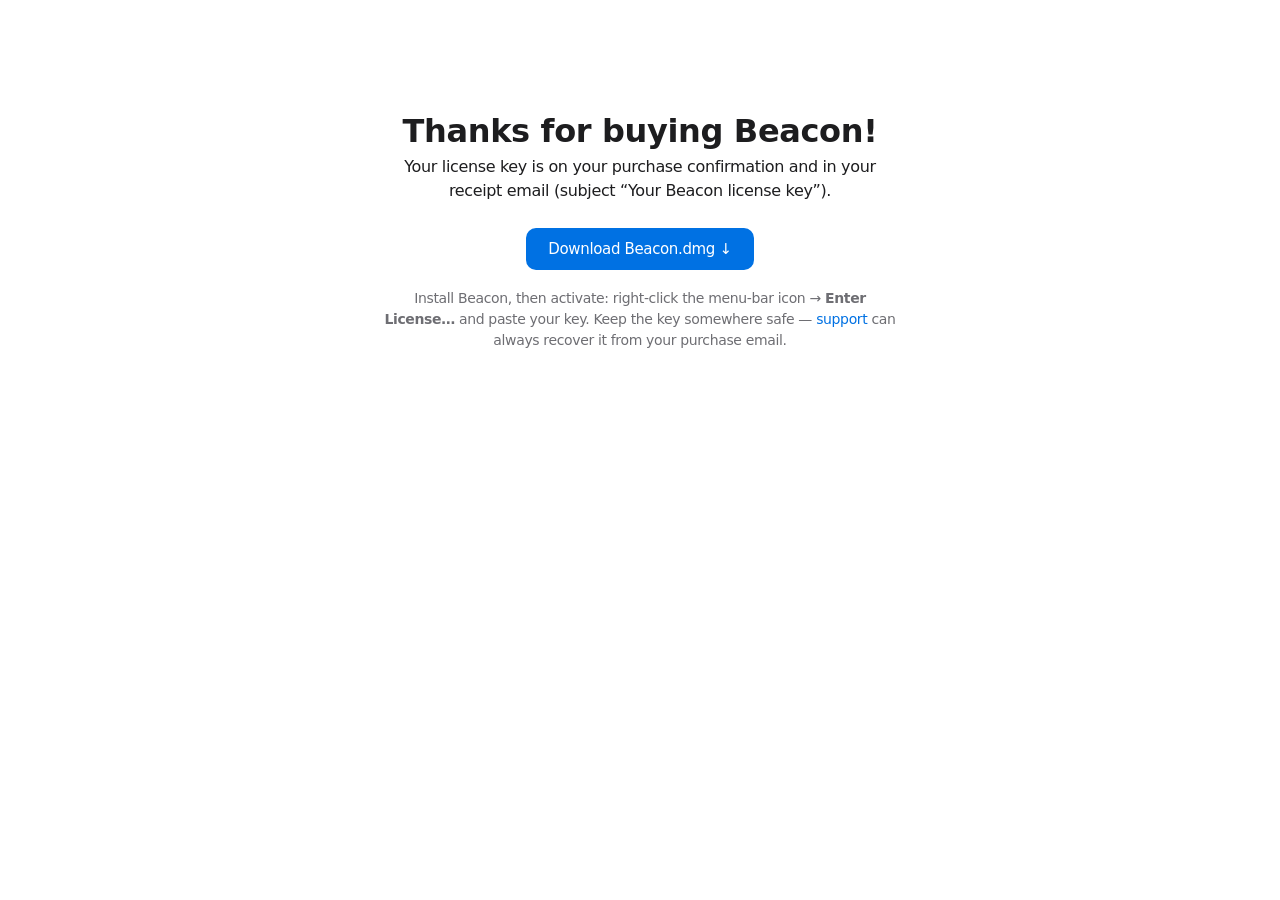
<file: docs/beacon/thanks.html>
<!DOCTYPE html>
<html lang="en">
<head>
  <meta charset="utf-8">
  <meta name="viewport" content="width=device-width, initial-scale=1">
  <title>Thanks — Beacon</title>
  <link rel="icon" href="../assets/favicon.png">
  <link rel="stylesheet" href="../css/styles.css">
  <style>
    .thanks-wrap {
      max-width: 560px; margin: 12vh auto; padding: 0 24px;
      text-align: center; font-family: -apple-system, system-ui, sans-serif;
    }
    .license-box {
      margin: 28px 0; padding: 20px; border-radius: 14px;
      background: rgba(120, 130, 150, 0.10);
      font-family: ui-monospace, SFMono-Regular, Menlo, monospace;
      font-size: 22px; letter-spacing: 1px; user-select: all;
    }
    .copy-btn {
      display: inline-block; padding: 10px 22px; border-radius: 10px;
      background: #0071e3; color: #fff; border: none; font-size: 15px;
      cursor: pointer;
    }
    .hint { color: #6e6e73; font-size: 14px; margin-top: 18px; line-height: 1.5; }
    .error { color: #c33; }
  </style>
</head>
<body>
  <div class="thanks-wrap">
    <h1>Thanks for buying Beacon!</h1>
    <p>Your license key is on your purchase confirmation and in your
      receipt email (subject “Your Beacon license key”).</p>
    <p style="margin-top: 26px">
      <a class="copy-btn" style="text-decoration:none"
         href="https://github.com/claytonwendelwon/Mac-search/releases/latest">
        Download Beacon.dmg ↓
      </a>
    </p>
    <p class="hint">
      Install Beacon, then activate: right-click the menu-bar icon →
      <strong>Enter License…</strong> and paste your key. Keep the key somewhere
      safe — <a href="mailto:support@beaconmac.com">support</a> can always
      recover it from your purchase email.
    </p>
  </div>
</body>
</html>
</file>
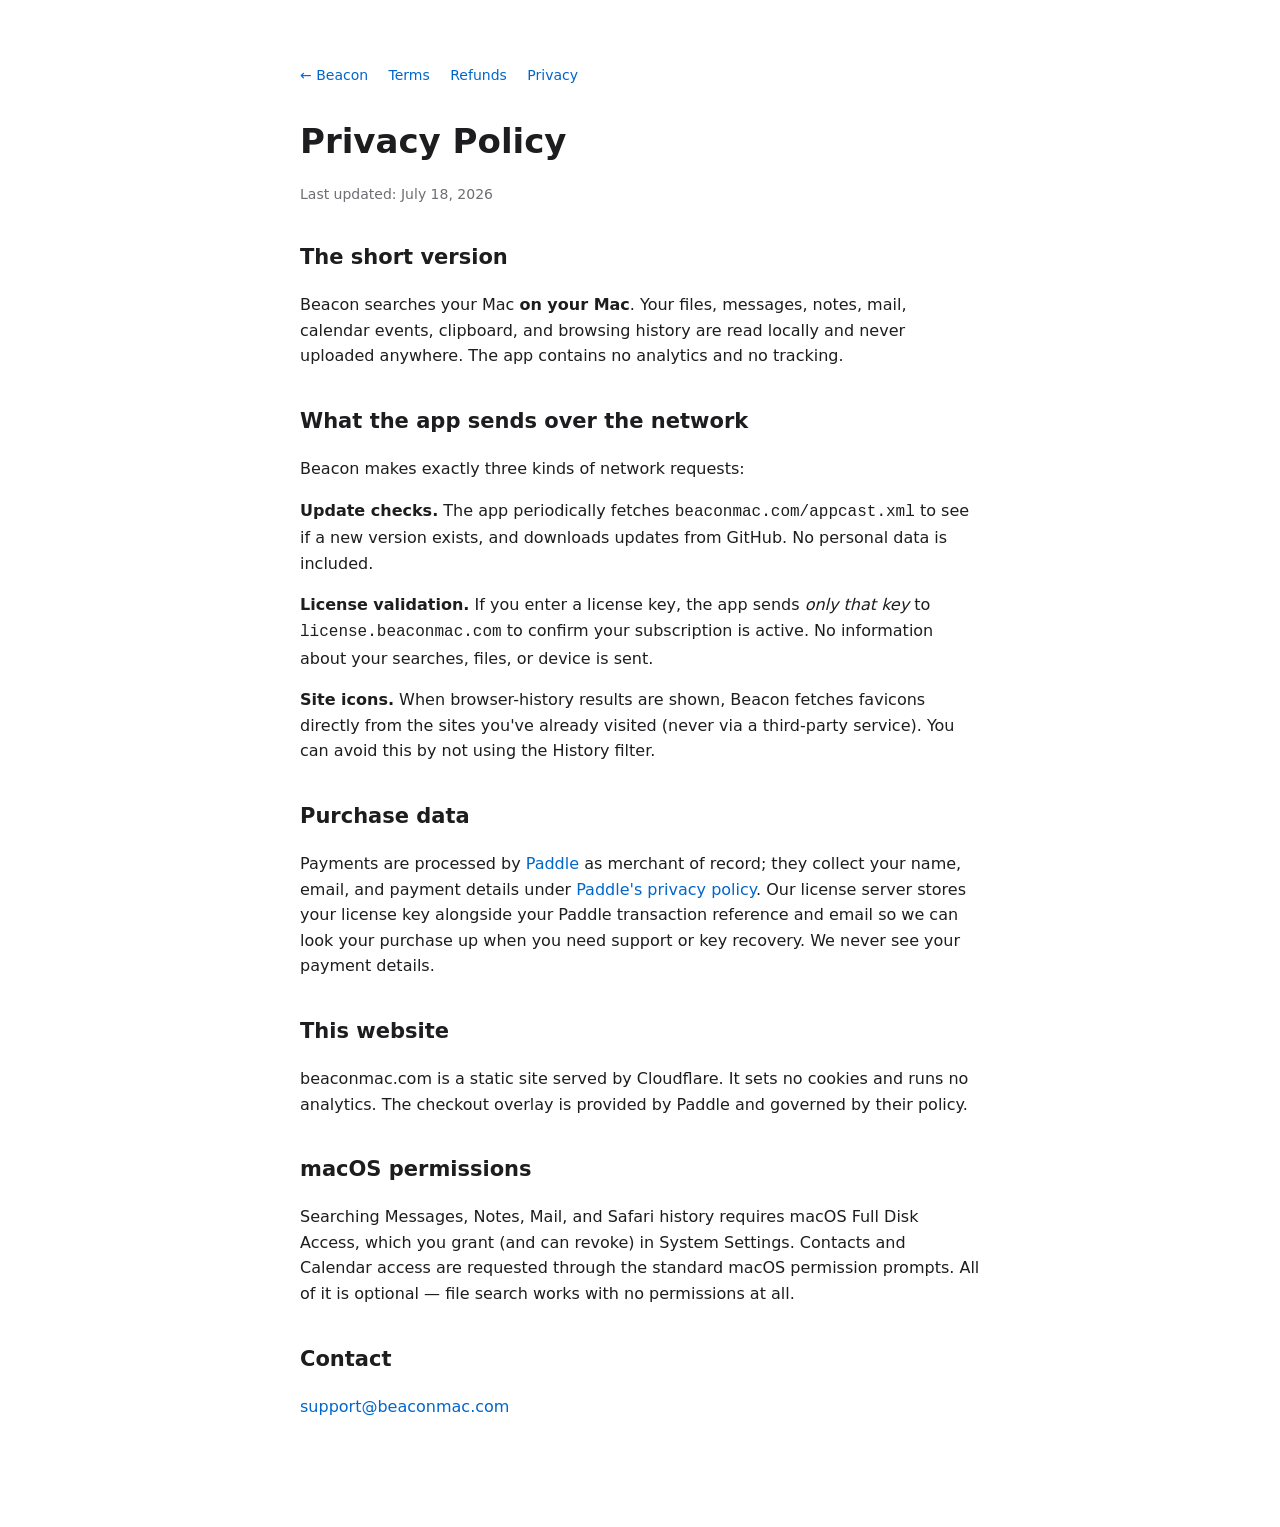
<file: docs/legal/privacy.html>
<!DOCTYPE html>
<html lang="en">
<head>
  <meta charset="utf-8">
  <meta name="viewport" content="width=device-width, initial-scale=1">
  <title>Privacy Policy — Beacon</title>
  <link rel="icon" href="../assets/favicon.png">
  <style>
    body { font-family: -apple-system, system-ui, sans-serif; color: #1d1d1f;
           margin: 0; background: #fff; }
    .legal { max-width: 680px; margin: 0 auto; padding: 64px 24px 96px;
             line-height: 1.6; font-size: 16px; }
    h1 { font-size: 34px; margin-bottom: 4px; }
    .updated { color: #6e6e73; font-size: 14px; margin-bottom: 36px; }
    h2 { font-size: 21px; margin-top: 36px; }
    a { color: #0066cc; text-decoration: none; }
    .legal-nav { margin-bottom: 28px; font-size: 14px; }
    .legal-nav a { margin-right: 16px; }
  </style>
</head>
<body>
  <div class="legal">
    <nav class="legal-nav">
      <a href="/beacon/">← Beacon</a>
      <a href="/legal/terms">Terms</a>
      <a href="/legal/refunds">Refunds</a>
      <a href="/legal/privacy">Privacy</a>
    </nav>
    <h1>Privacy Policy</h1>
    <p class="updated">Last updated: July 18, 2026</p>

    <h2>The short version</h2>
    <p>Beacon searches your Mac <strong>on your Mac</strong>. Your files,
    messages, notes, mail, calendar events, clipboard, and browsing history
    are read locally and never uploaded anywhere. The app contains no
    analytics and no tracking.</p>

    <h2>What the app sends over the network</h2>
    <p>Beacon makes exactly three kinds of network requests:</p>
    <p><strong>Update checks.</strong> The app periodically fetches
    <code>beaconmac.com/appcast.xml</code> to see if a new version exists,
    and downloads updates from GitHub. No personal data is included.</p>
    <p><strong>License validation.</strong> If you enter a license key, the
    app sends <em>only that key</em> to <code>license.beaconmac.com</code>
    to confirm your subscription is active. No information about your
    searches, files, or device is sent.</p>
    <p><strong>Site icons.</strong> When browser-history results are shown,
    Beacon fetches favicons directly from the sites you've already visited
    (never via a third-party service). You can avoid this by not using the
    History filter.</p>

    <h2>Purchase data</h2>
    <p>Payments are processed by <a href="https://www.paddle.com">Paddle</a>
    as merchant of record; they collect your name, email, and payment
    details under
    <a href="https://www.paddle.com/legal/privacy">Paddle's privacy
    policy</a>. Our license server stores your license key alongside your
    Paddle transaction reference and email so we can look your purchase up
    when you need support or key recovery. We never see your payment
    details.</p>

    <h2>This website</h2>
    <p>beaconmac.com is a static site served by Cloudflare. It sets no
    cookies and runs no analytics. The checkout overlay is provided by
    Paddle and governed by their policy.</p>

    <h2>macOS permissions</h2>
    <p>Searching Messages, Notes, Mail, and Safari history requires macOS
    Full Disk Access, which you grant (and can revoke) in System Settings.
    Contacts and Calendar access are requested through the standard macOS
    permission prompts. All of it is optional — file search works with no
    permissions at all.</p>

    <h2>Contact</h2>
    <p><a href="mailto:support@beaconmac.com">support@beaconmac.com</a></p>
  </div>
</body>
</html>
</file>
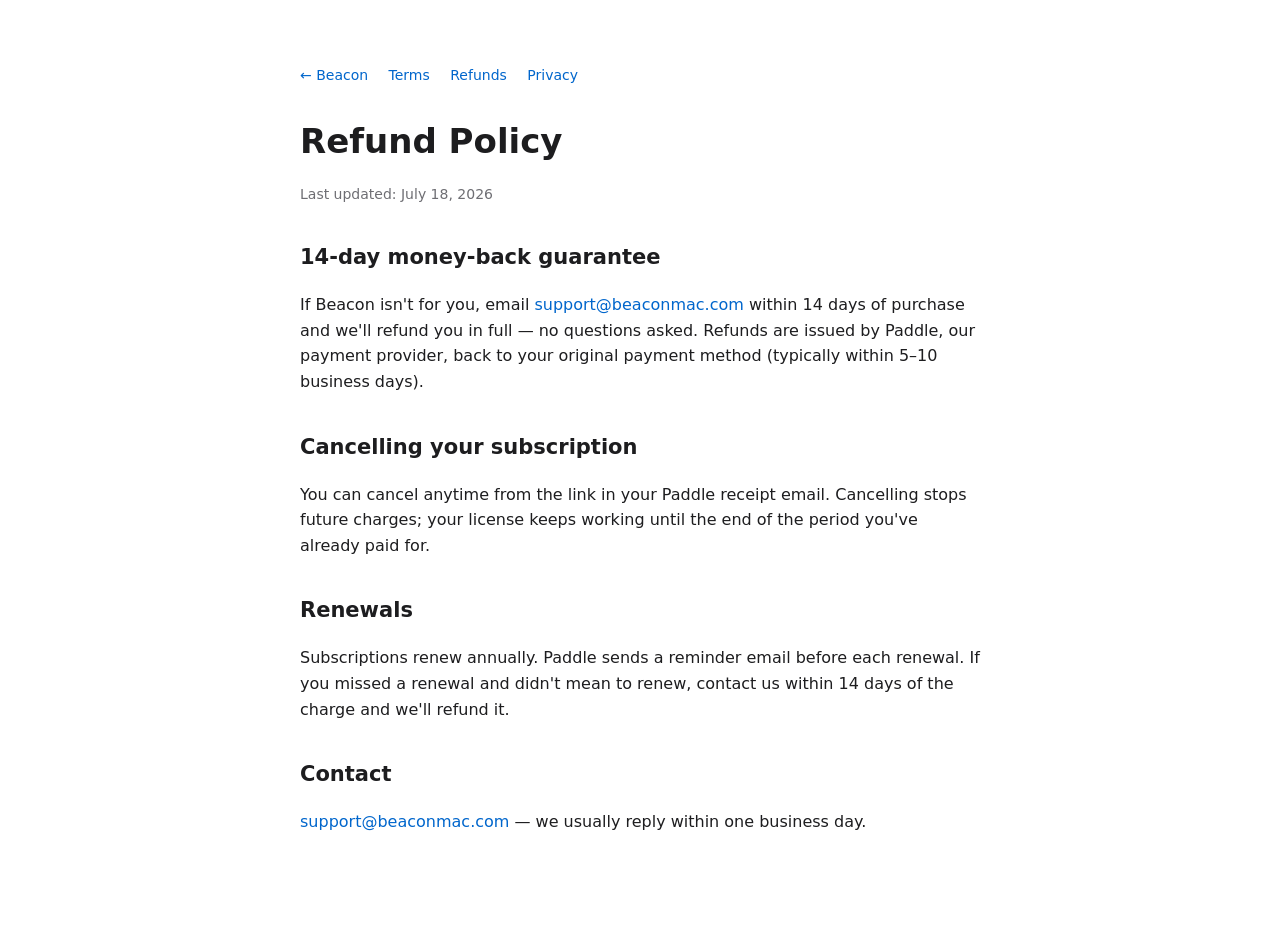
<file: docs/legal/refunds.html>
<!DOCTYPE html>
<html lang="en">
<head>
  <meta charset="utf-8">
  <meta name="viewport" content="width=device-width, initial-scale=1">
  <title>Refund Policy — Beacon</title>
  <link rel="icon" href="../assets/favicon.png">
  <style>
    body { font-family: -apple-system, system-ui, sans-serif; color: #1d1d1f;
           margin: 0; background: #fff; }
    .legal { max-width: 680px; margin: 0 auto; padding: 64px 24px 96px;
             line-height: 1.6; font-size: 16px; }
    h1 { font-size: 34px; margin-bottom: 4px; }
    .updated { color: #6e6e73; font-size: 14px; margin-bottom: 36px; }
    h2 { font-size: 21px; margin-top: 36px; }
    a { color: #0066cc; text-decoration: none; }
    .legal-nav { margin-bottom: 28px; font-size: 14px; }
    .legal-nav a { margin-right: 16px; }
  </style>
</head>
<body>
  <div class="legal">
    <nav class="legal-nav">
      <a href="/beacon/">← Beacon</a>
      <a href="/legal/terms">Terms</a>
      <a href="/legal/refunds">Refunds</a>
      <a href="/legal/privacy">Privacy</a>
    </nav>
    <h1>Refund Policy</h1>
    <p class="updated">Last updated: July 18, 2026</p>

    <h2>14-day money-back guarantee</h2>
    <p>If Beacon isn't for you, email
    <a href="mailto:support@beaconmac.com">support@beaconmac.com</a> within
    14 days of purchase and we'll refund you in full — no questions asked.
    Refunds are issued by Paddle, our payment provider, back to your
    original payment method (typically within 5–10 business days).</p>

    <h2>Cancelling your subscription</h2>
    <p>You can cancel anytime from the link in your Paddle receipt email.
    Cancelling stops future charges; your license keeps working until the
    end of the period you've already paid for.</p>

    <h2>Renewals</h2>
    <p>Subscriptions renew annually. Paddle sends a reminder email before
    each renewal. If you missed a renewal and didn't mean to renew, contact
    us within 14 days of the charge and we'll refund it.</p>

    <h2>Contact</h2>
    <p><a href="mailto:support@beaconmac.com">support@beaconmac.com</a> —
    we usually reply within one business day.</p>
  </div>
</body>
</html>
</file>
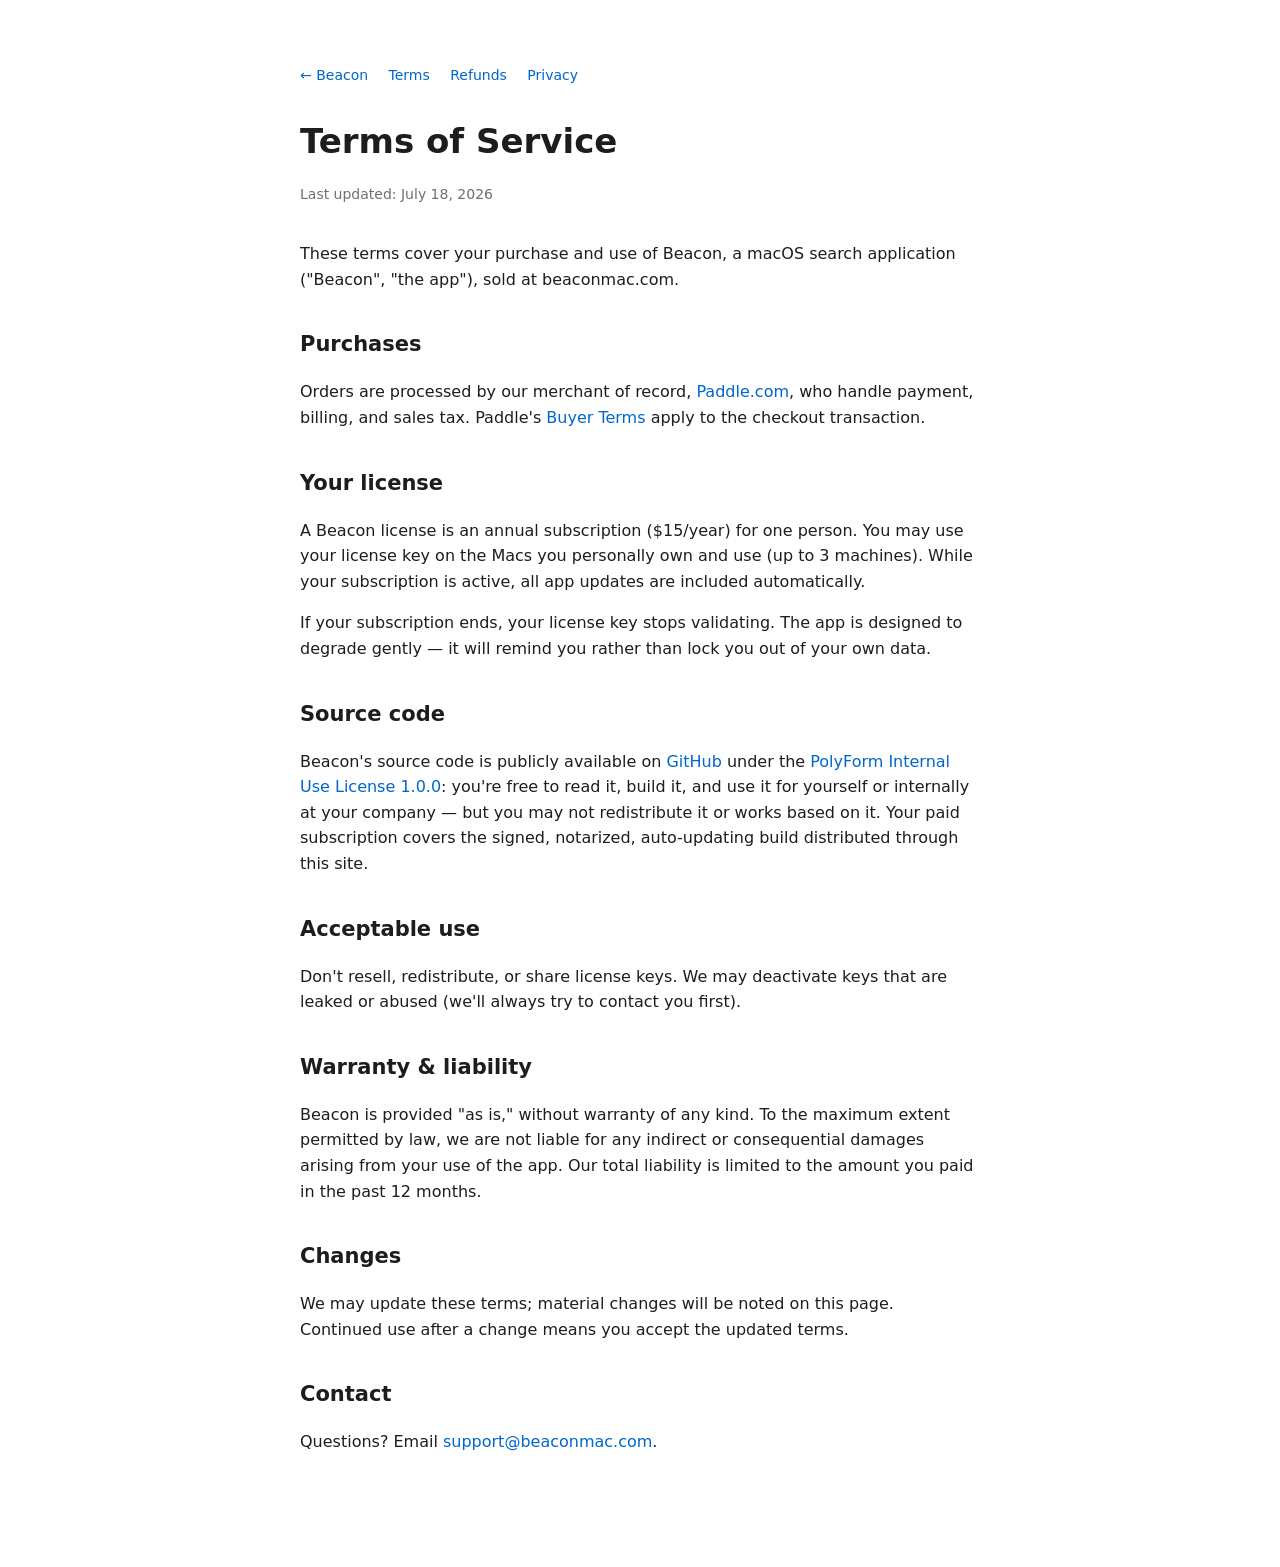
<file: docs/legal/terms.html>
<!DOCTYPE html>
<html lang="en">
<head>
  <meta charset="utf-8">
  <meta name="viewport" content="width=device-width, initial-scale=1">
  <title>Terms of Service — Beacon</title>
  <link rel="icon" href="../assets/favicon.png">
  <style>
    body { font-family: -apple-system, system-ui, sans-serif; color: #1d1d1f;
           margin: 0; background: #fff; }
    .legal { max-width: 680px; margin: 0 auto; padding: 64px 24px 96px;
             line-height: 1.6; font-size: 16px; }
    h1 { font-size: 34px; margin-bottom: 4px; }
    .updated { color: #6e6e73; font-size: 14px; margin-bottom: 36px; }
    h2 { font-size: 21px; margin-top: 36px; }
    a { color: #0066cc; text-decoration: none; }
    .legal-nav { margin-bottom: 28px; font-size: 14px; }
    .legal-nav a { margin-right: 16px; }
  </style>
</head>
<body>
  <div class="legal">
    <nav class="legal-nav">
      <a href="/beacon/">← Beacon</a>
      <a href="/legal/terms">Terms</a>
      <a href="/legal/refunds">Refunds</a>
      <a href="/legal/privacy">Privacy</a>
    </nav>
    <h1>Terms of Service</h1>
    <p class="updated">Last updated: July 18, 2026</p>

    <p>These terms cover your purchase and use of Beacon, a macOS search
    application ("Beacon", "the app"), sold at beaconmac.com.</p>

    <h2>Purchases</h2>
    <p>Orders are processed by our merchant of record,
    <a href="https://www.paddle.com">Paddle.com</a>, who handle payment,
    billing, and sales tax. Paddle's
    <a href="https://www.paddle.com/legal/checkout-buyer-terms">Buyer Terms</a>
    apply to the checkout transaction.</p>

    <h2>Your license</h2>
    <p>A Beacon license is an annual subscription ($15/year) for one person.
    You may use your license key on the Macs you personally own and use
    (up to 3 machines). While your subscription is active, all app updates
    are included automatically.</p>
    <p>If your subscription ends, your license key stops validating. The app
    is designed to degrade gently — it will remind you rather than lock you
    out of your own data.</p>

    <h2>Source code</h2>
    <p>Beacon's source code is publicly available on
    <a href="https://github.com/claytonwendelwon/Mac-search">GitHub</a> under
    the <a href="https://polyformproject.org/licenses/internal-use/1.0.0">
    PolyForm Internal Use License 1.0.0</a>: you're free to read it, build
    it, and use it for yourself or internally at your company — but you may
    not redistribute it or works based on it. Your paid subscription covers
    the signed, notarized, auto-updating build distributed through this
    site.</p>

    <h2>Acceptable use</h2>
    <p>Don't resell, redistribute, or share license keys. We may deactivate
    keys that are leaked or abused (we'll always try to contact you first).</p>

    <h2>Warranty & liability</h2>
    <p>Beacon is provided "as is," without warranty of any kind. To the
    maximum extent permitted by law, we are not liable for any indirect or
    consequential damages arising from your use of the app. Our total
    liability is limited to the amount you paid in the past 12 months.</p>

    <h2>Changes</h2>
    <p>We may update these terms; material changes will be noted on this
    page. Continued use after a change means you accept the updated terms.</p>

    <h2>Contact</h2>
    <p>Questions? Email
    <a href="mailto:support@beaconmac.com">support@beaconmac.com</a>.</p>
  </div>
</body>
</html>
</file>
<file: docs/css/styles.css>
/* Beacon — Apple-inspired marketing site */

:root {
  --apple-blue: #0071e3;
  --apple-blue-hover: #0077ed;
  --apple-gray: #86868b;
  --apple-gray-dark: #6e6e73;
  --apple-text: #1d1d1f;
  --apple-bg: #fbfbfd;
  --apple-bg-alt: #f5f5f7;
  --nav-height: 44px;
  --subnav-height: 52px;
  --max-width: 980px;
  --wide-width: 1200px;
  --font: -apple-system, BlinkMacSystemFont, "SF Pro Display", "SF Pro Text", "Helvetica Neue", Helvetica, Arial, sans-serif;
}

*, *::before, *::after { box-sizing: border-box; margin: 0; padding: 0; }

html {
  scroll-behavior: smooth;
  -webkit-font-smoothing: antialiased;
  -moz-osx-font-smoothing: grayscale;
}

body {
  font-family: var(--font);
  color: var(--apple-text);
  background: #fff;
  line-height: 1.47059;
  font-weight: 400;
  letter-spacing: -0.022em;
}

a {
  color: var(--apple-blue);
  text-decoration: none;
}

a:hover { text-decoration: underline; }

img, svg { display: block; max-width: 100%; }

/* ── Global nav ── */

.globalnav {
  position: sticky;
  top: 0;
  z-index: 9999;
  height: var(--nav-height);
  background: rgba(251, 251, 253, 0.72);
  backdrop-filter: saturate(180%) blur(20px);
  -webkit-backdrop-filter: saturate(180%) blur(20px);
  border-bottom: 1px solid rgba(0, 0, 0, 0.08);
}

.globalnav-inner {
  max-width: var(--wide-width);
  margin: 0 auto;
  padding: 0 22px;
  height: 100%;
  display: flex;
  align-items: center;
  justify-content: space-between;
}

.globalnav-logo {
  display: flex;
  align-items: center;
  gap: 8px;
  color: var(--apple-text);
  text-decoration: none;
  font-size: 21px;
  font-weight: 600;
  letter-spacing: -0.02em;
}

.globalnav-logo:hover { text-decoration: none; opacity: 0.8; }

.globalnav-logo svg { width: 20px; height: 20px; }

.globalnav-links {
  display: flex;
  align-items: center;
  gap: 28px;
  list-style: none;
}

.globalnav-links a {
  font-size: 12px;
  color: rgba(0, 0, 0, 0.8);
  text-decoration: none;
  letter-spacing: -0.01em;
  transition: opacity 0.2s;
}

.globalnav-links a:hover { opacity: 0.65; text-decoration: none; }

.globalnav-actions {
  display: flex;
  align-items: center;
  gap: 18px;
}

.globalnav-actions a {
  font-size: 12px;
  color: rgba(0, 0, 0, 0.8);
  text-decoration: none;
}

.globalnav-actions a:hover { opacity: 0.65; text-decoration: none; }

.nav-menu-button {
  display: none;
  width: 34px;
  height: 34px;
  padding: 7px;
  border: 0;
  background: transparent;
  cursor: pointer;
}

.nav-menu-button span {
  display: block;
  width: 20px;
  height: 1px;
  margin: 4px 0;
  background: var(--apple-text);
  transform-origin: center;
  transition: transform 0.22s ease, opacity 0.18s ease;
}

.nav-menu-button[aria-expanded="true"] span:first-child {
  transform: translateY(5px) rotate(45deg);
}

.nav-menu-button[aria-expanded="true"] span:nth-child(2) {
  opacity: 0;
}

.nav-menu-button[aria-expanded="true"] span:nth-child(3) {
  transform: translateY(-5px) rotate(-45deg);
}

.mobile-nav {
  display: none;
  position: absolute;
  z-index: 9997;
  top: 100%;
  right: 0;
  left: 0;
  min-height: calc(100vh - var(--nav-height));
  padding: 28px 32px 48px;
  flex-direction: column;
  gap: 0;
  overflow-y: auto;
  background: rgba(251, 251, 253, 0.98);
  backdrop-filter: saturate(180%) blur(24px);
  -webkit-backdrop-filter: saturate(180%) blur(24px);
}

.product-page .mobile-nav { min-height: calc(100vh - var(--subnav-height)); }

.mobile-nav a {
  padding: 15px 0;
  border-bottom: 1px solid rgba(0, 0, 0, 0.08);
  color: var(--apple-text);
  font-size: 28px;
  font-weight: 600;
  letter-spacing: -0.025em;
  text-decoration: none;
}

body.menu-open { overflow: hidden; }

.globalnav-mobile-cta {
  display: none;
  color: var(--apple-blue);
  font-size: 12px;
  text-decoration: none;
}

/* ── Sub navigation (product pages) ── */

.subnav {
  position: sticky;
  top: var(--nav-height);
  z-index: 9998;
  height: var(--subnav-height);
  background: rgba(251, 251, 253, 0.72);
  backdrop-filter: saturate(180%) blur(20px);
  -webkit-backdrop-filter: saturate(180%) blur(20px);
  border-bottom: 1px solid rgba(0, 0, 0, 0.08);
}

.product-page .subnav {
  top: 0;
}

.subnav-inner {
  max-width: var(--wide-width);
  margin: 0 auto;
  padding: 0 22px;
  height: 100%;
  display: grid;
  grid-template-columns: 1fr auto 1fr;
  align-items: center;
  gap: 18px;
}

.subnav-title {
  justify-self: start;
  font-size: 21px;
  font-weight: 600;
  letter-spacing: -0.02em;
  color: var(--apple-text);
  text-decoration: none;
}

.subnav-links {
  justify-self: center;
  display: flex;
  align-items: center;
  gap: 24px;
  list-style: none;
}

.subnav-links a {
  font-size: 12px;
  color: rgba(0, 0, 0, 0.56);
  text-decoration: none;
}

.subnav-links a:hover,
.subnav-links a.active {
  color: var(--apple-text);
  text-decoration: none;
}

.subnav-cta {
  justify-self: end;
  font-size: 12px;
  color: var(--apple-blue);
  text-decoration: none;
}

.subnav-cta:hover { text-decoration: underline; }

/* ── Typography ── */

.headline-hero {
  font-size: clamp(40px, 6vw, 64px);
  font-weight: 600;
  letter-spacing: -0.015em;
  line-height: 1.05;
}

.headline-section {
  font-size: clamp(32px, 4.5vw, 48px);
  font-weight: 600;
  letter-spacing: -0.015em;
  line-height: 1.08;
}

.headline-tile {
  font-size: clamp(28px, 3.5vw, 40px);
  font-weight: 600;
  letter-spacing: -0.015em;
  line-height: 1.1;
}

.subhead {
  font-size: clamp(19px, 2.2vw, 24px);
  font-weight: 400;
  letter-spacing: 0.004em;
  line-height: 1.25;
  color: var(--apple-gray-dark);
  margin-top: 6px;
}

.subhead-light { color: #a1a1a6; }

.eyebrow {
  font-size: 17px;
  font-weight: 600;
  letter-spacing: -0.022em;
  margin-bottom: 8px;
}

.body-copy {
  font-size: 17px;
  line-height: 1.47059;
  letter-spacing: -0.022em;
  color: var(--apple-gray-dark);
}

/* ── Links & CTAs ── */

.cta-row {
  display: flex;
  align-items: center;
  justify-content: center;
  gap: 26px;
  margin-top: 14px;
  flex-wrap: wrap;
}

.link-more {
  font-size: 17px;
  color: var(--apple-blue);
  text-decoration: none;
  display: inline-flex;
  align-items: center;
  gap: 4px;
}

.link-more::after {
  content: "›";
  font-size: 20px;
  line-height: 1;
  font-weight: 400;
}

.link-more:hover { text-decoration: underline; }

.btn-download {
  display: inline-flex;
  align-items: center;
  justify-content: center;
  min-width: 28px;
  padding: 8px 16px;
  border-radius: 980px;
  background: var(--apple-blue);
  color: #fff;
  font-size: 17px;
  font-weight: 400;
  text-decoration: none;
  transition: background 0.2s;
}

.btn-download:hover {
  background: var(--apple-blue-hover);
  text-decoration: none;
}

.btn-outline {
  display: inline-flex;
  align-items: center;
  justify-content: center;
  padding: 8px 16px;
  border-radius: 980px;
  border: 1px solid var(--apple-blue);
  color: var(--apple-blue);
  font-size: 17px;
  text-decoration: none;
  transition: background 0.2s;
}

.btn-outline:hover {
  background: rgba(0, 113, 227, 0.06);
  text-decoration: none;
}

/* ── Hero sections ── */

.hero {
  text-align: center;
  padding: 55px 22px 0;
}

.hero-dark {
  background: #000;
  color: #f5f5f7;
}

.hero-dark .subhead { color: #a1a1a6; }

.hero-light { background: var(--apple-bg); }

.hero-white { background: #fff; }

.hero-visual {
  margin-top: 40px;
  display: flex;
  justify-content: center;
  padding-bottom: 40px;
}

/* ── Real product screenshots ── */

.product-shot {
  display: block;
  width: 100%;
  height: auto;
  border-radius: 22px;
  border: 1px solid rgba(0, 0, 0, 0.08);
  box-shadow:
    0 30px 80px rgba(0, 0, 0, 0.18),
    0 8px 24px rgba(0, 0, 0, 0.10);
}

.product-shot-hero {
  width: min(1120px, 94vw);
}

.product-shot-tile {
  width: min(560px, 96%);
  max-height: 390px;
  object-fit: cover;
  object-position: center;
  border-radius: 18px;
  box-shadow:
    0 22px 55px rgba(0, 0, 0, 0.18),
    0 6px 16px rgba(0, 0, 0, 0.08);
}

.tile-dark .product-shot {
  border-color: rgba(255, 255, 255, 0.14);
}

.product-shot-detail {
  width: min(650px, 100%);
  border-radius: 18px;
}

.product-shot-wide {
  width: 100%;
  border-radius: 18px;
}

/* ── Homepage tile grid (apple.com style) ── */

.tile-grid {
  display: grid;
  grid-template-columns: repeat(2, 1fr);
  gap: 12px;
  padding: 12px;
  background: #fff;
}

.tile {
  position: relative;
  border-radius: 18px;
  overflow: hidden;
  min-height: 580px;
  display: flex;
  flex-direction: column;
  align-items: center;
  text-align: center;
  padding: 47px 22px 0;
  text-decoration: none;
  color: inherit;
}

.tile:hover { text-decoration: none; }

.tile-light { background: var(--apple-bg); }
.tile-dark { background: #000; color: #f5f5f7; }
.tile-dark .subhead { color: #a1a1a6; }
.tile-gradient { background: linear-gradient(180deg, #fafafa 0%, #e8e8ed 100%); }
.tile-home-hero {
  background: #fff;
  border-radius: 0;
}

.tile-feature-combined {
  display: grid;
  grid-template-columns: minmax(280px, 0.72fr) minmax(0, 1.28fr);
  align-items: center;
  gap: clamp(34px, 5vw, 78px);
  min-height: 590px;
  padding: 64px clamp(38px, 6vw, 92px);
  text-align: left;
  background:
    radial-gradient(circle at 18% 20%, rgba(255, 190, 105, 0.22), transparent 30%),
    radial-gradient(circle at 82% 78%, rgba(96, 120, 255, 0.18), transparent 34%),
    #f5f5f7;
}

.tile-feature-copy {
  max-width: 430px;
}

.tile-feature-copy .subhead {
  margin-top: 14px;
}

.tile-feature-copy .cta-row {
  justify-content: flex-start;
  margin-top: 20px;
}

.tile-feature-visual {
  width: 100%;
  display: flex;
  align-items: center;
  justify-content: center;
}

.product-shot-customize {
  width: 100%;
  max-height: 540px;
  object-fit: contain;
  border-radius: 20px;
  box-shadow:
    0 28px 70px rgba(0, 0, 0, 0.18),
    0 8px 22px rgba(0, 0, 0, 0.08);
}

.tile .cta-row { margin-top: 12px; }

.tile-visual {
  flex: 1;
  width: 100%;
  display: flex;
  align-items: flex-end;
  justify-content: center;
  margin-top: 30px;
  padding-bottom: 28px;
}

.tile-full {
  grid-column: 1 / -1;
  min-height: 692px;
}

/* ── Homepage filter rail ── */

.filter-highlight {
  grid-column: 1 / -1;
  overflow: hidden;
  padding: 82px 0 68px;
  background:
    radial-gradient(circle at 50% 100%, rgba(0, 113, 227, 0.08), transparent 42%),
    var(--apple-bg-alt);
}

.filter-highlight-copy {
  text-align: center;
  padding: 0 22px 32px;
}

.filter-highlight-copy .subhead {
  margin-top: 10px;
}

.filter-rail {
  display: flex;
  gap: 12px;
  width: 100%;
  overflow-x: auto;
  padding: 14px max(28px, calc((100vw - var(--wide-width)) / 2));
  scroll-snap-type: x proximity;
  scroll-padding-inline: 28px;
  scrollbar-width: none;
  -webkit-overflow-scrolling: touch;
}

.filter-rail::-webkit-scrollbar {
  display: none;
}

.filter-chip {
  flex: 0 0 auto;
  scroll-snap-align: start;
  display: inline-flex;
  align-items: center;
  gap: 8px;
  padding: 11px 17px;
  border-radius: 980px;
  color: var(--apple-text);
  background: rgba(255, 255, 255, 0.74);
  border: 1px solid rgba(255, 255, 255, 0.9);
  box-shadow:
    0 8px 22px rgba(0, 0, 0, 0.07),
    inset 0 1px 0 rgba(255, 255, 255, 0.85);
  backdrop-filter: blur(20px) saturate(160%);
  -webkit-backdrop-filter: blur(20px) saturate(160%);
  font-size: 15px;
  font-weight: 600;
  letter-spacing: -0.016em;
}

.filter-chip svg {
  width: 17px;
  height: 17px;
  fill: none;
  stroke: currentColor;
  stroke-width: 1.8;
  stroke-linecap: round;
  stroke-linejoin: round;
}

.filter-chip.active {
  color: #fff;
  background: linear-gradient(180deg, #168bf3, var(--apple-blue));
  border-color: rgba(255, 255, 255, 0.38);
  box-shadow:
    0 10px 26px rgba(0, 113, 227, 0.24),
    inset 0 1px 0 rgba(255, 255, 255, 0.35);
}

.filter-rail-hint {
  display: none;
  margin-top: 14px;
  color: var(--apple-gray);
  font-size: 12px;
  text-align: center;
}

/* ── Feature tabs (iPhone page style) ── */

.feature-tabs-section {
  background: var(--apple-bg);
  padding: 80px 22px 60px;
}

.feature-tabs-header {
  text-align: center;
  max-width: 680px;
  margin: 0 auto 40px;
}

.tab-list {
  display: flex;
  align-items: stretch;
  justify-content: center;
  gap: 0;
  list-style: none;
  overflow-x: auto;
  overflow-y: hidden;
  overscroll-behavior-x: contain;
  touch-action: pan-x;
  -webkit-overflow-scrolling: touch;
  scrollbar-width: none;
  scroll-snap-type: x proximity;
  margin-bottom: 40px;
  border-bottom: 1px solid rgba(0, 0, 0, 0.1);
  max-width: var(--wide-width);
  margin-left: auto;
  margin-right: auto;
}

.tab-list::-webkit-scrollbar { display: none; }

.tab-list > li {
  flex: 0 0 auto;
  scroll-snap-align: nearest;
}

.tab-list button {
  display: block;
  background: none;
  border: none;
  border-bottom: 2px solid transparent;
  padding: 12px 20px 14px;
  font-family: var(--font);
  font-size: 14px;
  font-weight: 600;
  color: var(--apple-gray);
  cursor: pointer;
  letter-spacing: -0.016em;
  margin-bottom: -1px;
  transition: color 0.2s, border-color 0.2s;
}

.tab-list button:hover { color: var(--apple-text); }

.tab-list button.active {
  color: var(--apple-text);
  border-bottom-color: var(--apple-text);
}

.tab-panel {
  display: none;
  max-width: var(--wide-width);
  margin: 0 auto;
}

.tab-panel.active {
  display: grid;
  grid-template-columns: 1fr 1fr;
  gap: 40px;
  align-items: center;
}

.tab-panel[id] {
  scroll-margin-top: calc(var(--subnav-height) + 24px);
}

.tab-panel.active .tab-panel-visual {
  animation: tab-visual-in 420ms cubic-bezier(0.22, 1, 0.36, 1) both;
}

@keyframes tab-visual-in {
  from {
    opacity: 0;
    transform: translateY(8px);
  }
  to {
    opacity: 1;
    transform: translateY(0);
  }
}

.tab-panel-copy h2 {
  font-size: clamp(28px, 3.5vw, 40px);
  font-weight: 600;
  letter-spacing: -0.015em;
  line-height: 1.1;
  margin-bottom: 16px;
}

.tab-panel-copy h3 {
  font-size: 21px;
  font-weight: 600;
  letter-spacing: -0.022em;
  margin: 24px 0 8px;
}

.tab-panel-copy p {
  font-size: 17px;
  line-height: 1.47059;
  color: var(--apple-gray-dark);
}

.tab-panel-visual {
  display: flex;
  justify-content: center;
  align-items: center;
}

@media (prefers-reduced-motion: reduce) {
  .tab-panel.active .tab-panel-visual {
    animation: none;
  }
}

.notes-placeholder {
  width: min(100%, 520px);
  min-height: 330px;
  padding: 48px;
  border: 1px solid rgba(0, 0, 0, 0.06);
  border-radius: 24px;
  display: flex;
  flex-direction: column;
  align-items: center;
  justify-content: center;
  background:
    radial-gradient(circle at 50% 0%, rgba(255, 214, 10, 0.2), transparent 48%),
    #fff;
  box-shadow: 0 24px 60px rgba(0, 0, 0, 0.08);
}

.notes-placeholder svg {
  width: 58px;
  height: 58px;
  margin-bottom: 20px;
  fill: none;
  stroke: #d99a00;
  stroke-width: 1.5;
  stroke-linecap: round;
  stroke-linejoin: round;
}

.notes-placeholder strong { font-size: 24px; }
.notes-placeholder span { margin-top: 6px; color: var(--apple-gray); }

.tab-panel.more-panel.active {
  grid-template-columns: minmax(240px, 0.8fr) minmax(320px, 1.2fr);
  padding: 52px;
  border-radius: 28px;
  color: #f5f5f7;
  background:
    radial-gradient(circle at 85% 15%, rgba(41, 151, 255, 0.34), transparent 35%),
    #101012;
}

.more-panel-heading h2 {
  margin: 6px 0 18px;
  font-size: clamp(34px, 4vw, 52px);
  line-height: 1.02;
  letter-spacing: -0.03em;
}

.more-panel-heading > p:last-child,
.benefit-grid span,
.coming-soon p {
  color: #a1a1a6;
  line-height: 1.45;
}

.benefit-grid {
  display: grid;
  grid-template-columns: 1fr 1fr;
  gap: 12px;
}

.benefit-grid > div {
  min-height: 110px;
  padding: 20px;
  border: 1px solid rgba(255, 255, 255, 0.1);
  border-radius: 18px;
  display: flex;
  flex-direction: column;
  justify-content: flex-end;
  background: rgba(255, 255, 255, 0.06);
}

.benefit-grid strong { margin-bottom: 4px; font-size: 17px; }

.coming-soon {
  grid-column: 1 / -1;
  padding-top: 26px;
  border-top: 1px solid rgba(255, 255, 255, 0.12);
}

.coming-soon-label {
  display: inline-block;
  margin-bottom: 10px;
  padding: 5px 10px;
  border-radius: 980px;
  color: #fff;
  background: var(--apple-blue);
  font-size: 12px;
  font-weight: 600;
}

.coming-soon h3 { margin-bottom: 6px; font-size: 24px; }

/* ── Screenshot showcase ── */

.showcase-section {
  padding: 96px 22px;
  background: #fff;
}

.showcase-header {
  max-width: var(--wide-width);
  margin: 0 auto 52px;
}

.showcase-stack {
  max-width: var(--wide-width);
  margin: 0 auto;
  display: grid;
  gap: 24px;
}

.showcase-card {
  overflow: hidden;
  background: var(--apple-bg-alt);
  border-radius: 28px;
  padding: 54px;
}

.showcase-copy {
  max-width: 680px;
  margin-bottom: 38px;
}

.showcase-copy h3 {
  font-size: clamp(32px, 4.5vw, 52px);
  line-height: 1.04;
  letter-spacing: -0.025em;
  margin-bottom: 14px;
}

.showcase-copy p:last-child {
  max-width: 580px;
  color: var(--apple-gray-dark);
  font-size: 19px;
  line-height: 1.42;
}

.showcase-card .product-shot {
  border-radius: 18px;
  box-shadow: 0 24px 70px rgba(0, 0, 0, 0.16);
}

/* ── Lineup cards ── */

.lineup-section {
  padding: 80px 22px;
  background: #fff;
}

.lineup-header {
  text-align: center;
  margin-bottom: 48px;
}

.lineup-grid {
  display: grid;
  grid-template-columns: repeat(auto-fit, minmax(220px, 1fr));
  gap: 20px;
  max-width: var(--wide-width);
  margin: 0 auto;
}

.lineup-card {
  background: var(--apple-bg);
  border-radius: 18px;
  padding: 32px 24px;
  text-align: center;
}

.lineup-card-icon {
  width: 48px;
  height: 48px;
  margin: 0 auto 16px;
  border-radius: 12px;
  background: #fff;
  display: flex;
  align-items: center;
  justify-content: center;
  box-shadow: 0 2px 8px rgba(0, 0, 0, 0.06);
}

.lineup-card-icon svg {
  width: 24px;
  height: 24px;
  fill: none;
  stroke: var(--apple-text);
  stroke-width: 1.65;
  stroke-linecap: round;
  stroke-linejoin: round;
}

.lineup-card h3 {
  font-size: 19px;
  font-weight: 600;
  letter-spacing: -0.022em;
  margin-bottom: 6px;
}

.lineup-card p {
  font-size: 14px;
  color: var(--apple-gray);
  line-height: 1.4;
}

/* ── Download band ── */

.download-band {
  background: #000;
  color: #f5f5f7;
  text-align: center;
  padding: 80px 22px;
}

.download-band .subhead { color: #a1a1a6; margin-top: 8px; margin-bottom: 24px; }

.download-steps {
  max-width: 520px;
  margin: 32px auto 0;
  text-align: left;
  list-style: none;
  counter-reset: steps;
}

.download-steps li {
  counter-increment: steps;
  font-size: 17px;
  color: #a1a1a6;
  padding: 12px 0;
  border-bottom: 1px solid rgba(255, 255, 255, 0.12);
  display: flex;
  gap: 16px;
  align-items: flex-start;
}

.download-steps li::before {
  content: counter(steps);
  flex-shrink: 0;
  width: 28px;
  height: 28px;
  border-radius: 50%;
  background: rgba(255, 255, 255, 0.12);
  display: flex;
  align-items: center;
  justify-content: center;
  font-size: 14px;
  font-weight: 600;
  color: #f5f5f7;
}

.download-steps .step-copy {
  min-width: 0;
  padding-top: 3px;
  line-height: 1.45;
}

.download-steps strong,
.download-steps kbd {
  color: #f5f5f7;
  font: inherit;
  font-weight: 600;
}

.download-steps kbd { white-space: nowrap; }

/* ── GitHub band ── */

.github-band {
  background: var(--apple-bg-alt);
  text-align: center;
  padding: 80px 22px;
}

.github-band .body-copy {
  max-width: 580px;
  margin: 12px auto 24px;
}

/* ── Bento / explore ── */

.explore-section {
  padding: 80px 22px;
  background: var(--apple-bg);
}

.explore-header {
  text-align: center;
  margin-bottom: 48px;
}

.bento-grid {
  display: grid;
  grid-template-columns: repeat(3, 1fr);
  gap: 12px;
  max-width: var(--wide-width);
  margin: 0 auto;
}

.bento-item {
  background: #fff;
  border-radius: 18px;
  padding: 32px 28px;
  min-height: 280px;
  display: flex;
  flex-direction: column;
}

.bento-item.wide { grid-column: span 2; }
.bento-item.tall { min-height: 360px; }

.bento-item h3 {
  font-size: 24px;
  font-weight: 600;
  letter-spacing: -0.015em;
  margin-bottom: 8px;
}

.bento-item p {
  font-size: 14px;
  color: var(--apple-gray);
  line-height: 1.4;
  flex: 1;
}

.bento-visual {
  margin-top: 20px;
  flex: 1;
  display: flex;
  align-items: flex-end;
  justify-content: center;
}

.feature-pills {
  display: flex;
  flex-wrap: wrap;
  gap: 8px;
  margin-top: 28px;
}

.feature-pills span {
  padding: 8px 13px;
  border-radius: 980px;
  background: var(--apple-bg-alt);
  color: var(--apple-gray-dark);
  font-size: 13px;
  font-weight: 600;
}

/* ── Mock UI components ── */

.search-mock {
  width: min(680px, 92vw);
  background: rgba(255, 255, 255, 0.72);
  backdrop-filter: blur(40px) saturate(180%);
  -webkit-backdrop-filter: blur(40px) saturate(180%);
  border-radius: 16px;
  border: 1px solid rgba(0, 0, 0, 0.08);
  box-shadow: 0 24px 80px rgba(0, 0, 0, 0.18), 0 0 0 1px rgba(255, 255, 255, 0.5) inset;
  overflow: hidden;
}

.search-mock-dark {
  background: rgba(40, 40, 42, 0.82);
  border-color: rgba(255, 255, 255, 0.1);
  box-shadow: 0 24px 80px rgba(0, 0, 0, 0.5);
}

.search-mock-field {
  display: flex;
  align-items: center;
  gap: 10px;
  padding: 14px 16px;
  border-bottom: 1px solid rgba(0, 0, 0, 0.06);
}

.search-mock-dark .search-mock-field { border-color: rgba(255, 255, 255, 0.08); }

.search-mock-field svg { opacity: 0.45; flex-shrink: 0; }

.search-mock-field span {
  font-size: 22px;
  color: rgba(0, 0, 0, 0.85);
  letter-spacing: -0.02em;
}

.search-mock-dark .search-mock-field span { color: rgba(255, 255, 255, 0.9); }

.search-mock-chips {
  display: flex;
  gap: 8px;
  padding: 10px 16px;
  border-bottom: 1px solid rgba(0, 0, 0, 0.06);
  overflow-x: auto;
  scrollbar-width: none;
}

.search-mock-dark .search-mock-chips { border-color: rgba(255, 255, 255, 0.08); }

.chip {
  flex-shrink: 0;
  padding: 5px 12px;
  border-radius: 980px;
  font-size: 12px;
  font-weight: 500;
  background: rgba(0, 0, 0, 0.06);
  color: rgba(0, 0, 0, 0.65);
}

.chip.active {
  background: var(--apple-blue);
  color: #fff;
}

.search-mock-dark .chip { background: rgba(255, 255, 255, 0.1); color: rgba(255, 255, 255, 0.7); }
.search-mock-dark .chip.active { background: var(--apple-blue); color: #fff; }

.search-mock-results { padding: 4px 0 8px; }

.result-row {
  display: flex;
  align-items: center;
  gap: 12px;
  padding: 8px 16px;
  font-size: 13px;
}

.result-row.selected { background: rgba(0, 113, 227, 0.12); }

.result-icon {
  width: 32px;
  height: 32px;
  border-radius: 8px;
  background: linear-gradient(135deg, #667eea, #764ba2);
  flex-shrink: 0;
  display: flex;
  align-items: center;
  justify-content: center;
  font-size: 16px;
}

.result-icon.file { background: linear-gradient(135deg, #f093fb, #f5576c); }
.result-icon.app { background: linear-gradient(135deg, #4facfe, #00f2fe); }
.result-icon.msg { background: linear-gradient(135deg, #43e97b, #38f9d7); }

.result-text { flex: 1; min-width: 0; }

.result-title {
  font-weight: 500;
  color: rgba(0, 0, 0, 0.88);
  white-space: nowrap;
  overflow: hidden;
  text-overflow: ellipsis;
}

.search-mock-dark .result-title { color: rgba(255, 255, 255, 0.92); }

.result-title strong { font-weight: 700; }

.result-meta {
  font-size: 11px;
  color: var(--apple-gray);
  margin-top: 1px;
}

.search-mock-footer {
  padding: 8px 16px;
  border-top: 1px solid rgba(0, 0, 0, 0.06);
  font-size: 11px;
  color: var(--apple-gray);
  display: flex;
  gap: 16px;
}

.search-mock-dark .search-mock-footer { border-color: rgba(255, 255, 255, 0.08); color: rgba(255, 255, 255, 0.45); }

/* Beacon lens icon */
.beacon-lens {
  width: 80px;
  height: 80px;
  margin: 0 auto;
}

.beacon-lens-sm { width: 48px; height: 48px; }

/* Desktop mock */
.desktop-mock {
  position: relative;
  width: min(900px, 95vw);
}

.desktop-screen {
  background: linear-gradient(145deg, #1a1a2e 0%, #16213e 50%, #0f3460 100%);
  border-radius: 12px 12px 0 0;
  padding: 48px 40px 60px;
  position: relative;
}

.desktop-bar {
  position: absolute;
  top: 12px;
  left: 50%;
  transform: translateX(-50%);
  display: flex;
  gap: 6px;
}

.desktop-bar span {
  width: 10px;
  height: 10px;
  border-radius: 50%;
}

.desktop-bar span:nth-child(1) { background: #ff5f57; }
.desktop-bar span:nth-child(2) { background: #febc2e; }
.desktop-bar span:nth-child(3) { background: #28c840; }

.desktop-chin {
  height: 18px;
  background: linear-gradient(180deg, #c8c8cc, #a8a8ad);
  border-radius: 0 0 12px 12px;
}

.menu-bar-mock {
  position: absolute;
  top: 0;
  left: 0;
  right: 0;
  height: 28px;
  background: rgba(0, 0, 0, 0.35);
  display: flex;
  align-items: center;
  justify-content: flex-end;
  padding: 0 12px;
  font-size: 11px;
  color: rgba(255, 255, 255, 0.7);
  gap: 8px;
}

/* ── Footer ── */

.footer {
  background: var(--apple-bg-alt);
  padding: 40px 22px 20px;
  font-size: 12px;
  color: var(--apple-gray);
  line-height: 1.33337;
}

.footer-inner { max-width: var(--wide-width); margin: 0 auto; }

.footer-note {
  padding-bottom: 16px;
  border-bottom: 1px solid rgba(0, 0, 0, 0.1);
  margin-bottom: 16px;
  font-size: 12px;
}

.footer-columns {
  display: grid;
  grid-template-columns: repeat(5, 1fr);
  gap: 24px;
  margin-bottom: 24px;
}

.footer-col h4 {
  font-size: 12px;
  font-weight: 600;
  color: var(--apple-text);
  margin-bottom: 8px;
}

.footer-col ul { list-style: none; }

.footer-col li { margin-bottom: 6px; }

.footer-col a {
  color: var(--apple-gray);
  text-decoration: none;
}

.footer-col a:hover { text-decoration: underline; }

.footer-bottom {
  display: flex;
  justify-content: space-between;
  align-items: center;
  flex-wrap: wrap;
  gap: 12px;
  padding-top: 16px;
  border-top: 1px solid rgba(0, 0, 0, 0.1);
}

.footer-legal {
  display: flex;
  gap: 16px;
  flex-wrap: wrap;
}

.footer-legal a {
  color: var(--apple-gray);
  text-decoration: none;
  padding-left: 16px;
  border-left: 1px solid rgba(0, 0, 0, 0.16);
}

.footer-legal a:first-child { border-left: none; padding-left: 0; }

/* ── Responsive ── */

@media (max-width: 1068px) {
  .globalnav-links { display: none; }
  .globalnav-actions { display: none; }
  .globalnav-inner { justify-content: flex-start; gap: 9px; }
  .globalnav .nav-menu-button { display: block; order: 1; }
  .globalnav-logo { order: 2; }
  .globalnav-mobile-cta { display: block; order: 3; margin-left: auto; }
  .globalnav .mobile-nav.open { display: flex; }
  .tile-grid { grid-template-columns: 1fr; }
  .tile { min-height: 520px; }
  .tab-panel.active { grid-template-columns: 1fr; }
  .tab-panel.more-panel.active { grid-template-columns: 1fr 1fr; }
  .more-panel-heading { grid-column: 1 / -1; }
  .bento-grid { grid-template-columns: 1fr 1fr; }
  .bento-item.wide { grid-column: span 2; }
  .footer-columns { grid-template-columns: repeat(3, 1fr); }
}

@media (max-width: 734px) {
  .subnav-links { display: none; }
  .subnav-inner { display: flex; justify-content: flex-start; gap: 9px; }
  .subnav .nav-menu-button { display: block; order: 1; }
  .subnav-title { order: 2; margin-right: 0; }
  .subnav-cta { order: 3; margin-left: auto; }
  .subnav .mobile-nav.open { display: flex; }
  .tile-feature-combined {
    grid-template-columns: 1fr;
    gap: 34px;
    padding: 54px 20px 28px;
    text-align: center;
  }
  .tile-feature-copy {
    max-width: 540px;
    margin-inline: auto;
  }
  .tile-feature-copy .cta-row {
    justify-content: center;
  }
  .bento-grid { grid-template-columns: 1fr; }
  .bento-item.wide { grid-column: span 1; }
  .footer-columns { grid-template-columns: 1fr 1fr; }
  .feature-tabs-section { padding-inline: 18px; }
  .tab-list { justify-content: flex-start; }
  .tab-list button { padding: 10px 14px 12px; font-size: 12px; }
  .tab-panel.more-panel.active { grid-template-columns: 1fr; padding: 30px 22px; }
  .benefit-grid { grid-template-columns: 1fr; }
  .notes-placeholder { min-height: 260px; padding: 32px 20px; }
  .filter-highlight { padding: 62px 0 52px; }
  .filter-highlight-copy { padding-bottom: 22px; }
  .filter-rail { padding-inline: 18px; scroll-padding-inline: 18px; }
  .filter-chip { padding: 10px 15px; font-size: 14px; }
  .filter-rail-hint { display: block; }
  .showcase-section { padding: 68px 12px; }
  .showcase-card { border-radius: 20px; padding: 34px 18px 22px; }
  .showcase-copy { margin-bottom: 24px; }
  .product-shot { border-radius: 16px; }
  .product-shot-hero { width: 96vw; }
  .download-band { padding: 64px 18px; }
  .download-band .headline-section { font-size: clamp(36px, 10vw, 44px); }
  .download-band .subhead { font-size: 20px; }
  .download-band .cta-row { gap: 24px; white-space: nowrap; }
  .download-steps { margin-top: 30px; }
  .download-steps li { gap: 12px; padding: 18px 0; font-size: 16px; }
}

/* Scroll reveal */
.fade-in {
  opacity: 0;
  transform: translateY(24px);
  transition: opacity 0.8s cubic-bezier(0.25, 0.1, 0.25, 1),
              transform 0.8s cubic-bezier(0.25, 0.1, 0.25, 1);
}

.fade-in.visible {
  opacity: 1;
  transform: translateY(0);
}
</file>
<file: website/css/styles.css>
/* Beacon — Apple-inspired marketing site */

:root {
  --apple-blue: #0071e3;
  --apple-blue-hover: #0077ed;
  --apple-gray: #86868b;
  --apple-gray-dark: #6e6e73;
  --apple-text: #1d1d1f;
  --apple-bg: #fbfbfd;
  --apple-bg-alt: #f5f5f7;
  --nav-height: 44px;
  --subnav-height: 52px;
  --max-width: 980px;
  --wide-width: 1200px;
  --font: -apple-system, BlinkMacSystemFont, "SF Pro Display", "SF Pro Text", "Helvetica Neue", Helvetica, Arial, sans-serif;
}

*, *::before, *::after { box-sizing: border-box; margin: 0; padding: 0; }

html {
  scroll-behavior: smooth;
  -webkit-font-smoothing: antialiased;
  -moz-osx-font-smoothing: grayscale;
}

body {
  font-family: var(--font);
  color: var(--apple-text);
  background: #fff;
  line-height: 1.47059;
  font-weight: 400;
  letter-spacing: -0.022em;
}

a {
  color: var(--apple-blue);
  text-decoration: none;
}

a:hover { text-decoration: underline; }

img, svg { display: block; max-width: 100%; }

/* ── Global nav ── */

.globalnav {
  position: sticky;
  top: 0;
  z-index: 9999;
  height: var(--nav-height);
  background: rgba(251, 251, 253, 0.72);
  backdrop-filter: saturate(180%) blur(20px);
  -webkit-backdrop-filter: saturate(180%) blur(20px);
  border-bottom: 1px solid rgba(0, 0, 0, 0.08);
}

.globalnav-inner {
  max-width: var(--wide-width);
  margin: 0 auto;
  padding: 0 22px;
  height: 100%;
  display: flex;
  align-items: center;
  justify-content: space-between;
}

.globalnav-logo {
  display: flex;
  align-items: center;
  gap: 8px;
  color: var(--apple-text);
  text-decoration: none;
  font-size: 21px;
  font-weight: 600;
  letter-spacing: -0.02em;
}

.globalnav-logo:hover { text-decoration: none; opacity: 0.8; }

.globalnav-logo svg { width: 20px; height: 20px; }

.globalnav-links {
  display: flex;
  align-items: center;
  gap: 28px;
  list-style: none;
}

.globalnav-links a {
  font-size: 12px;
  color: rgba(0, 0, 0, 0.8);
  text-decoration: none;
  letter-spacing: -0.01em;
  transition: opacity 0.2s;
}

.globalnav-links a:hover { opacity: 0.65; text-decoration: none; }

.globalnav-actions {
  display: flex;
  align-items: center;
  gap: 18px;
}

.globalnav-actions a {
  font-size: 12px;
  color: rgba(0, 0, 0, 0.8);
  text-decoration: none;
}

.globalnav-actions a:hover { opacity: 0.65; text-decoration: none; }

.nav-menu-button {
  display: none;
  width: 34px;
  height: 34px;
  padding: 7px;
  border: 0;
  background: transparent;
  cursor: pointer;
}

.nav-menu-button span {
  display: block;
  width: 20px;
  height: 1px;
  margin: 4px 0;
  background: var(--apple-text);
  transform-origin: center;
  transition: transform 0.22s ease, opacity 0.18s ease;
}

.nav-menu-button[aria-expanded="true"] span:first-child {
  transform: translateY(5px) rotate(45deg);
}

.nav-menu-button[aria-expanded="true"] span:nth-child(2) {
  opacity: 0;
}

.nav-menu-button[aria-expanded="true"] span:nth-child(3) {
  transform: translateY(-5px) rotate(-45deg);
}

.mobile-nav {
  display: none;
  position: absolute;
  z-index: 9997;
  top: 100%;
  right: 0;
  left: 0;
  min-height: calc(100vh - var(--nav-height));
  padding: 28px 32px 48px;
  flex-direction: column;
  gap: 0;
  overflow-y: auto;
  background: rgba(251, 251, 253, 0.98);
  backdrop-filter: saturate(180%) blur(24px);
  -webkit-backdrop-filter: saturate(180%) blur(24px);
}

.product-page .mobile-nav { min-height: calc(100vh - var(--subnav-height)); }

.mobile-nav a {
  padding: 15px 0;
  border-bottom: 1px solid rgba(0, 0, 0, 0.08);
  color: var(--apple-text);
  font-size: 28px;
  font-weight: 600;
  letter-spacing: -0.025em;
  text-decoration: none;
}

body.menu-open { overflow: hidden; }

.globalnav-mobile-cta {
  display: none;
  color: var(--apple-blue);
  font-size: 12px;
  text-decoration: none;
}

/* ── Sub navigation (product pages) ── */

.subnav {
  position: sticky;
  top: var(--nav-height);
  z-index: 9998;
  height: var(--subnav-height);
  background: rgba(251, 251, 253, 0.72);
  backdrop-filter: saturate(180%) blur(20px);
  -webkit-backdrop-filter: saturate(180%) blur(20px);
  border-bottom: 1px solid rgba(0, 0, 0, 0.08);
}

.product-page .subnav {
  top: 0;
}

.subnav-inner {
  max-width: var(--wide-width);
  margin: 0 auto;
  padding: 0 22px;
  height: 100%;
  display: grid;
  grid-template-columns: 1fr auto 1fr;
  align-items: center;
  gap: 18px;
}

.subnav-title {
  justify-self: start;
  font-size: 21px;
  font-weight: 600;
  letter-spacing: -0.02em;
  color: var(--apple-text);
  text-decoration: none;
}

.subnav-links {
  justify-self: center;
  display: flex;
  align-items: center;
  gap: 24px;
  list-style: none;
}

.subnav-links a {
  font-size: 12px;
  color: rgba(0, 0, 0, 0.56);
  text-decoration: none;
}

.subnav-links a:hover,
.subnav-links a.active {
  color: var(--apple-text);
  text-decoration: none;
}

.subnav-cta {
  justify-self: end;
  font-size: 12px;
  color: var(--apple-blue);
  text-decoration: none;
}

.subnav-cta:hover { text-decoration: underline; }

/* ── Typography ── */

.headline-hero {
  font-size: clamp(40px, 6vw, 64px);
  font-weight: 600;
  letter-spacing: -0.015em;
  line-height: 1.05;
}

.headline-section {
  font-size: clamp(32px, 4.5vw, 48px);
  font-weight: 600;
  letter-spacing: -0.015em;
  line-height: 1.08;
}

.headline-tile {
  font-size: clamp(28px, 3.5vw, 40px);
  font-weight: 600;
  letter-spacing: -0.015em;
  line-height: 1.1;
}

.subhead {
  font-size: clamp(19px, 2.2vw, 24px);
  font-weight: 400;
  letter-spacing: 0.004em;
  line-height: 1.25;
  color: var(--apple-gray-dark);
  margin-top: 6px;
}

.subhead-light { color: #a1a1a6; }

.eyebrow {
  font-size: 17px;
  font-weight: 600;
  letter-spacing: -0.022em;
  margin-bottom: 8px;
}

.body-copy {
  font-size: 17px;
  line-height: 1.47059;
  letter-spacing: -0.022em;
  color: var(--apple-gray-dark);
}

/* ── Links & CTAs ── */

.cta-row {
  display: flex;
  align-items: center;
  justify-content: center;
  gap: 26px;
  margin-top: 14px;
  flex-wrap: wrap;
}

.link-more {
  font-size: 17px;
  color: var(--apple-blue);
  text-decoration: none;
  display: inline-flex;
  align-items: center;
  gap: 4px;
}

.link-more::after {
  content: "›";
  font-size: 20px;
  line-height: 1;
  font-weight: 400;
}

.link-more:hover { text-decoration: underline; }

.btn-download {
  display: inline-flex;
  align-items: center;
  justify-content: center;
  min-width: 28px;
  padding: 8px 16px;
  border-radius: 980px;
  background: var(--apple-blue);
  color: #fff;
  font-size: 17px;
  font-weight: 400;
  text-decoration: none;
  transition: background 0.2s;
}

.btn-download:hover {
  background: var(--apple-blue-hover);
  text-decoration: none;
}

.btn-outline {
  display: inline-flex;
  align-items: center;
  justify-content: center;
  padding: 8px 16px;
  border-radius: 980px;
  border: 1px solid var(--apple-blue);
  color: var(--apple-blue);
  font-size: 17px;
  text-decoration: none;
  transition: background 0.2s;
}

.btn-outline:hover {
  background: rgba(0, 113, 227, 0.06);
  text-decoration: none;
}

/* ── Hero sections ── */

.hero {
  text-align: center;
  padding: 55px 22px 0;
}

.hero-dark {
  background: #000;
  color: #f5f5f7;
}

.hero-dark .subhead { color: #a1a1a6; }

.hero-light { background: var(--apple-bg); }

.hero-white { background: #fff; }

.hero-visual {
  margin-top: 40px;
  display: flex;
  justify-content: center;
  padding-bottom: 40px;
}

/* ── Real product screenshots ── */

.product-shot {
  display: block;
  width: 100%;
  height: auto;
  border-radius: 22px;
  border: 1px solid rgba(0, 0, 0, 0.08);
  box-shadow:
    0 30px 80px rgba(0, 0, 0, 0.18),
    0 8px 24px rgba(0, 0, 0, 0.10);
}

.product-shot-hero {
  width: min(1120px, 94vw);
}

.product-shot-tile {
  width: min(560px, 96%);
  max-height: 390px;
  object-fit: cover;
  object-position: center;
  border-radius: 18px;
  box-shadow:
    0 22px 55px rgba(0, 0, 0, 0.18),
    0 6px 16px rgba(0, 0, 0, 0.08);
}

.tile-dark .product-shot {
  border-color: rgba(255, 255, 255, 0.14);
}

.product-shot-detail {
  width: min(650px, 100%);
  border-radius: 18px;
}

.product-shot-wide {
  width: 100%;
  border-radius: 18px;
}

/* ── Homepage tile grid (apple.com style) ── */

.tile-grid {
  display: grid;
  grid-template-columns: repeat(2, 1fr);
  gap: 12px;
  padding: 12px;
  background: #fff;
}

.tile {
  position: relative;
  border-radius: 18px;
  overflow: hidden;
  min-height: 580px;
  display: flex;
  flex-direction: column;
  align-items: center;
  text-align: center;
  padding: 47px 22px 0;
  text-decoration: none;
  color: inherit;
}

.tile:hover { text-decoration: none; }

.tile-light { background: var(--apple-bg); }
.tile-dark { background: #000; color: #f5f5f7; }
.tile-dark .subhead { color: #a1a1a6; }
.tile-gradient { background: linear-gradient(180deg, #fafafa 0%, #e8e8ed 100%); }
.tile-home-hero {
  background: #fff;
  border-radius: 0;
}

.tile-feature-combined {
  display: grid;
  grid-template-columns: minmax(280px, 0.72fr) minmax(0, 1.28fr);
  align-items: center;
  gap: clamp(34px, 5vw, 78px);
  min-height: 590px;
  padding: 64px clamp(38px, 6vw, 92px);
  text-align: left;
  background:
    radial-gradient(circle at 18% 20%, rgba(255, 190, 105, 0.22), transparent 30%),
    radial-gradient(circle at 82% 78%, rgba(96, 120, 255, 0.18), transparent 34%),
    #f5f5f7;
}

.tile-feature-copy {
  max-width: 430px;
}

.tile-feature-copy .subhead {
  margin-top: 14px;
}

.tile-feature-copy .cta-row {
  justify-content: flex-start;
  margin-top: 20px;
}

.tile-feature-visual {
  width: 100%;
  display: flex;
  align-items: center;
  justify-content: center;
}

.product-shot-customize {
  width: 100%;
  max-height: 540px;
  object-fit: contain;
  border-radius: 20px;
  box-shadow:
    0 28px 70px rgba(0, 0, 0, 0.18),
    0 8px 22px rgba(0, 0, 0, 0.08);
}

.tile .cta-row { margin-top: 12px; }

.tile-visual {
  flex: 1;
  width: 100%;
  display: flex;
  align-items: flex-end;
  justify-content: center;
  margin-top: 30px;
  padding-bottom: 28px;
}

.tile-full {
  grid-column: 1 / -1;
  min-height: 692px;
}

/* ── Homepage filter rail ── */

.filter-highlight {
  grid-column: 1 / -1;
  overflow: hidden;
  padding: 82px 0 68px;
  background:
    radial-gradient(circle at 50% 100%, rgba(0, 113, 227, 0.08), transparent 42%),
    var(--apple-bg-alt);
}

.filter-highlight-copy {
  text-align: center;
  padding: 0 22px 32px;
}

.filter-highlight-copy .subhead {
  margin-top: 10px;
}

.filter-rail {
  display: flex;
  gap: 12px;
  width: 100%;
  overflow-x: auto;
  padding: 14px max(28px, calc((100vw - var(--wide-width)) / 2));
  scroll-snap-type: x proximity;
  scroll-padding-inline: 28px;
  scrollbar-width: none;
  -webkit-overflow-scrolling: touch;
}

.filter-rail::-webkit-scrollbar {
  display: none;
}

.filter-chip {
  flex: 0 0 auto;
  scroll-snap-align: start;
  display: inline-flex;
  align-items: center;
  gap: 8px;
  padding: 11px 17px;
  border-radius: 980px;
  color: var(--apple-text);
  background: rgba(255, 255, 255, 0.74);
  border: 1px solid rgba(255, 255, 255, 0.9);
  box-shadow:
    0 8px 22px rgba(0, 0, 0, 0.07),
    inset 0 1px 0 rgba(255, 255, 255, 0.85);
  backdrop-filter: blur(20px) saturate(160%);
  -webkit-backdrop-filter: blur(20px) saturate(160%);
  font-size: 15px;
  font-weight: 600;
  letter-spacing: -0.016em;
}

.filter-chip svg {
  width: 17px;
  height: 17px;
  fill: none;
  stroke: currentColor;
  stroke-width: 1.8;
  stroke-linecap: round;
  stroke-linejoin: round;
}

.filter-chip.active {
  color: #fff;
  background: linear-gradient(180deg, #168bf3, var(--apple-blue));
  border-color: rgba(255, 255, 255, 0.38);
  box-shadow:
    0 10px 26px rgba(0, 113, 227, 0.24),
    inset 0 1px 0 rgba(255, 255, 255, 0.35);
}

.filter-rail-hint {
  display: none;
  margin-top: 14px;
  color: var(--apple-gray);
  font-size: 12px;
  text-align: center;
}

/* ── Feature tabs (iPhone page style) ── */

.feature-tabs-section {
  background: var(--apple-bg);
  padding: 80px 22px 60px;
}

.feature-tabs-header {
  text-align: center;
  max-width: 680px;
  margin: 0 auto 40px;
}

.tab-list {
  display: flex;
  align-items: stretch;
  justify-content: center;
  gap: 0;
  list-style: none;
  overflow-x: auto;
  overflow-y: hidden;
  overscroll-behavior-x: contain;
  touch-action: pan-x;
  -webkit-overflow-scrolling: touch;
  scrollbar-width: none;
  scroll-snap-type: x proximity;
  margin-bottom: 40px;
  border-bottom: 1px solid rgba(0, 0, 0, 0.1);
  max-width: var(--wide-width);
  margin-left: auto;
  margin-right: auto;
}

.tab-list::-webkit-scrollbar { display: none; }

.tab-list > li {
  flex: 0 0 auto;
  scroll-snap-align: nearest;
}

.tab-list button {
  display: block;
  background: none;
  border: none;
  border-bottom: 2px solid transparent;
  padding: 12px 20px 14px;
  font-family: var(--font);
  font-size: 14px;
  font-weight: 600;
  color: var(--apple-gray);
  cursor: pointer;
  letter-spacing: -0.016em;
  margin-bottom: -1px;
  transition: color 0.2s, border-color 0.2s;
}

.tab-list button:hover { color: var(--apple-text); }

.tab-list button.active {
  color: var(--apple-text);
  border-bottom-color: var(--apple-text);
}

.tab-panel {
  display: none;
  max-width: var(--wide-width);
  margin: 0 auto;
}

.tab-panel.active {
  display: grid;
  grid-template-columns: 1fr 1fr;
  gap: 40px;
  align-items: center;
}

.tab-panel[id] {
  scroll-margin-top: calc(var(--subnav-height) + 24px);
}

.tab-panel.active .tab-panel-visual {
  animation: tab-visual-in 420ms cubic-bezier(0.22, 1, 0.36, 1) both;
}

@keyframes tab-visual-in {
  from {
    opacity: 0;
    transform: translateY(8px);
  }
  to {
    opacity: 1;
    transform: translateY(0);
  }
}

.tab-panel-copy h2 {
  font-size: clamp(28px, 3.5vw, 40px);
  font-weight: 600;
  letter-spacing: -0.015em;
  line-height: 1.1;
  margin-bottom: 16px;
}

.tab-panel-copy h3 {
  font-size: 21px;
  font-weight: 600;
  letter-spacing: -0.022em;
  margin: 24px 0 8px;
}

.tab-panel-copy p {
  font-size: 17px;
  line-height: 1.47059;
  color: var(--apple-gray-dark);
}

.tab-panel-visual {
  display: flex;
  justify-content: center;
  align-items: center;
}

@media (prefers-reduced-motion: reduce) {
  .tab-panel.active .tab-panel-visual {
    animation: none;
  }
}

.notes-placeholder {
  width: min(100%, 520px);
  min-height: 330px;
  padding: 48px;
  border: 1px solid rgba(0, 0, 0, 0.06);
  border-radius: 24px;
  display: flex;
  flex-direction: column;
  align-items: center;
  justify-content: center;
  background:
    radial-gradient(circle at 50% 0%, rgba(255, 214, 10, 0.2), transparent 48%),
    #fff;
  box-shadow: 0 24px 60px rgba(0, 0, 0, 0.08);
}

.notes-placeholder svg {
  width: 58px;
  height: 58px;
  margin-bottom: 20px;
  fill: none;
  stroke: #d99a00;
  stroke-width: 1.5;
  stroke-linecap: round;
  stroke-linejoin: round;
}

.notes-placeholder strong { font-size: 24px; }
.notes-placeholder span { margin-top: 6px; color: var(--apple-gray); }

.tab-panel.more-panel.active {
  grid-template-columns: minmax(240px, 0.8fr) minmax(320px, 1.2fr);
  padding: 52px;
  border-radius: 28px;
  color: #f5f5f7;
  background:
    radial-gradient(circle at 85% 15%, rgba(41, 151, 255, 0.34), transparent 35%),
    #101012;
}

.more-panel-heading h2 {
  margin: 6px 0 18px;
  font-size: clamp(34px, 4vw, 52px);
  line-height: 1.02;
  letter-spacing: -0.03em;
}

.more-panel-heading > p:last-child,
.benefit-grid span,
.coming-soon p {
  color: #a1a1a6;
  line-height: 1.45;
}

.benefit-grid {
  display: grid;
  grid-template-columns: 1fr 1fr;
  gap: 12px;
}

.benefit-grid > div {
  min-height: 110px;
  padding: 20px;
  border: 1px solid rgba(255, 255, 255, 0.1);
  border-radius: 18px;
  display: flex;
  flex-direction: column;
  justify-content: flex-end;
  background: rgba(255, 255, 255, 0.06);
}

.benefit-grid strong { margin-bottom: 4px; font-size: 17px; }

.coming-soon {
  grid-column: 1 / -1;
  padding-top: 26px;
  border-top: 1px solid rgba(255, 255, 255, 0.12);
}

.coming-soon-label {
  display: inline-block;
  margin-bottom: 10px;
  padding: 5px 10px;
  border-radius: 980px;
  color: #fff;
  background: var(--apple-blue);
  font-size: 12px;
  font-weight: 600;
}

.coming-soon h3 { margin-bottom: 6px; font-size: 24px; }

/* ── Screenshot showcase ── */

.showcase-section {
  padding: 96px 22px;
  background: #fff;
}

.showcase-header {
  max-width: var(--wide-width);
  margin: 0 auto 52px;
}

.showcase-stack {
  max-width: var(--wide-width);
  margin: 0 auto;
  display: grid;
  gap: 24px;
}

.showcase-card {
  overflow: hidden;
  background: var(--apple-bg-alt);
  border-radius: 28px;
  padding: 54px;
}

.showcase-copy {
  max-width: 680px;
  margin-bottom: 38px;
}

.showcase-copy h3 {
  font-size: clamp(32px, 4.5vw, 52px);
  line-height: 1.04;
  letter-spacing: -0.025em;
  margin-bottom: 14px;
}

.showcase-copy p:last-child {
  max-width: 580px;
  color: var(--apple-gray-dark);
  font-size: 19px;
  line-height: 1.42;
}

.showcase-card .product-shot {
  border-radius: 18px;
  box-shadow: 0 24px 70px rgba(0, 0, 0, 0.16);
}

/* ── Lineup cards ── */

.lineup-section {
  padding: 80px 22px;
  background: #fff;
}

.lineup-header {
  text-align: center;
  margin-bottom: 48px;
}

.lineup-grid {
  display: grid;
  grid-template-columns: repeat(auto-fit, minmax(220px, 1fr));
  gap: 20px;
  max-width: var(--wide-width);
  margin: 0 auto;
}

.lineup-card {
  background: var(--apple-bg);
  border-radius: 18px;
  padding: 32px 24px;
  text-align: center;
}

.lineup-card-icon {
  width: 48px;
  height: 48px;
  margin: 0 auto 16px;
  border-radius: 12px;
  background: #fff;
  display: flex;
  align-items: center;
  justify-content: center;
  box-shadow: 0 2px 8px rgba(0, 0, 0, 0.06);
}

.lineup-card-icon svg {
  width: 24px;
  height: 24px;
  fill: none;
  stroke: var(--apple-text);
  stroke-width: 1.65;
  stroke-linecap: round;
  stroke-linejoin: round;
}

.lineup-card h3 {
  font-size: 19px;
  font-weight: 600;
  letter-spacing: -0.022em;
  margin-bottom: 6px;
}

.lineup-card p {
  font-size: 14px;
  color: var(--apple-gray);
  line-height: 1.4;
}

/* ── Download band ── */

.download-band {
  background: #000;
  color: #f5f5f7;
  text-align: center;
  padding: 80px 22px;
}

.download-band .subhead { color: #a1a1a6; margin-top: 8px; margin-bottom: 24px; }

.download-steps {
  max-width: 520px;
  margin: 32px auto 0;
  text-align: left;
  list-style: none;
  counter-reset: steps;
}

.download-steps li {
  counter-increment: steps;
  font-size: 17px;
  color: #a1a1a6;
  padding: 12px 0;
  border-bottom: 1px solid rgba(255, 255, 255, 0.12);
  display: flex;
  gap: 16px;
  align-items: flex-start;
}

.download-steps li::before {
  content: counter(steps);
  flex-shrink: 0;
  width: 28px;
  height: 28px;
  border-radius: 50%;
  background: rgba(255, 255, 255, 0.12);
  display: flex;
  align-items: center;
  justify-content: center;
  font-size: 14px;
  font-weight: 600;
  color: #f5f5f7;
}

.download-steps .step-copy {
  min-width: 0;
  padding-top: 3px;
  line-height: 1.45;
}

.download-steps strong,
.download-steps kbd {
  color: #f5f5f7;
  font: inherit;
  font-weight: 600;
}

.download-steps kbd { white-space: nowrap; }

/* ── GitHub band ── */

.github-band {
  background: var(--apple-bg-alt);
  text-align: center;
  padding: 80px 22px;
}

.github-band .body-copy {
  max-width: 580px;
  margin: 12px auto 24px;
}

/* ── Bento / explore ── */

.explore-section {
  padding: 80px 22px;
  background: var(--apple-bg);
}

.explore-header {
  text-align: center;
  margin-bottom: 48px;
}

.bento-grid {
  display: grid;
  grid-template-columns: repeat(3, 1fr);
  gap: 12px;
  max-width: var(--wide-width);
  margin: 0 auto;
}

.bento-item {
  background: #fff;
  border-radius: 18px;
  padding: 32px 28px;
  min-height: 280px;
  display: flex;
  flex-direction: column;
}

.bento-item.wide { grid-column: span 2; }
.bento-item.tall { min-height: 360px; }

.bento-item h3 {
  font-size: 24px;
  font-weight: 600;
  letter-spacing: -0.015em;
  margin-bottom: 8px;
}

.bento-item p {
  font-size: 14px;
  color: var(--apple-gray);
  line-height: 1.4;
  flex: 1;
}

.bento-visual {
  margin-top: 20px;
  flex: 1;
  display: flex;
  align-items: flex-end;
  justify-content: center;
}

.feature-pills {
  display: flex;
  flex-wrap: wrap;
  gap: 8px;
  margin-top: 28px;
}

.feature-pills span {
  padding: 8px 13px;
  border-radius: 980px;
  background: var(--apple-bg-alt);
  color: var(--apple-gray-dark);
  font-size: 13px;
  font-weight: 600;
}

/* ── Mock UI components ── */

.search-mock {
  width: min(680px, 92vw);
  background: rgba(255, 255, 255, 0.72);
  backdrop-filter: blur(40px) saturate(180%);
  -webkit-backdrop-filter: blur(40px) saturate(180%);
  border-radius: 16px;
  border: 1px solid rgba(0, 0, 0, 0.08);
  box-shadow: 0 24px 80px rgba(0, 0, 0, 0.18), 0 0 0 1px rgba(255, 255, 255, 0.5) inset;
  overflow: hidden;
}

.search-mock-dark {
  background: rgba(40, 40, 42, 0.82);
  border-color: rgba(255, 255, 255, 0.1);
  box-shadow: 0 24px 80px rgba(0, 0, 0, 0.5);
}

.search-mock-field {
  display: flex;
  align-items: center;
  gap: 10px;
  padding: 14px 16px;
  border-bottom: 1px solid rgba(0, 0, 0, 0.06);
}

.search-mock-dark .search-mock-field { border-color: rgba(255, 255, 255, 0.08); }

.search-mock-field svg { opacity: 0.45; flex-shrink: 0; }

.search-mock-field span {
  font-size: 22px;
  color: rgba(0, 0, 0, 0.85);
  letter-spacing: -0.02em;
}

.search-mock-dark .search-mock-field span { color: rgba(255, 255, 255, 0.9); }

.search-mock-chips {
  display: flex;
  gap: 8px;
  padding: 10px 16px;
  border-bottom: 1px solid rgba(0, 0, 0, 0.06);
  overflow-x: auto;
  scrollbar-width: none;
}

.search-mock-dark .search-mock-chips { border-color: rgba(255, 255, 255, 0.08); }

.chip {
  flex-shrink: 0;
  padding: 5px 12px;
  border-radius: 980px;
  font-size: 12px;
  font-weight: 500;
  background: rgba(0, 0, 0, 0.06);
  color: rgba(0, 0, 0, 0.65);
}

.chip.active {
  background: var(--apple-blue);
  color: #fff;
}

.search-mock-dark .chip { background: rgba(255, 255, 255, 0.1); color: rgba(255, 255, 255, 0.7); }
.search-mock-dark .chip.active { background: var(--apple-blue); color: #fff; }

.search-mock-results { padding: 4px 0 8px; }

.result-row {
  display: flex;
  align-items: center;
  gap: 12px;
  padding: 8px 16px;
  font-size: 13px;
}

.result-row.selected { background: rgba(0, 113, 227, 0.12); }

.result-icon {
  width: 32px;
  height: 32px;
  border-radius: 8px;
  background: linear-gradient(135deg, #667eea, #764ba2);
  flex-shrink: 0;
  display: flex;
  align-items: center;
  justify-content: center;
  font-size: 16px;
}

.result-icon.file { background: linear-gradient(135deg, #f093fb, #f5576c); }
.result-icon.app { background: linear-gradient(135deg, #4facfe, #00f2fe); }
.result-icon.msg { background: linear-gradient(135deg, #43e97b, #38f9d7); }

.result-text { flex: 1; min-width: 0; }

.result-title {
  font-weight: 500;
  color: rgba(0, 0, 0, 0.88);
  white-space: nowrap;
  overflow: hidden;
  text-overflow: ellipsis;
}

.search-mock-dark .result-title { color: rgba(255, 255, 255, 0.92); }

.result-title strong { font-weight: 700; }

.result-meta {
  font-size: 11px;
  color: var(--apple-gray);
  margin-top: 1px;
}

.search-mock-footer {
  padding: 8px 16px;
  border-top: 1px solid rgba(0, 0, 0, 0.06);
  font-size: 11px;
  color: var(--apple-gray);
  display: flex;
  gap: 16px;
}

.search-mock-dark .search-mock-footer { border-color: rgba(255, 255, 255, 0.08); color: rgba(255, 255, 255, 0.45); }

/* Beacon lens icon */
.beacon-lens {
  width: 80px;
  height: 80px;
  margin: 0 auto;
}

.beacon-lens-sm { width: 48px; height: 48px; }

/* Desktop mock */
.desktop-mock {
  position: relative;
  width: min(900px, 95vw);
}

.desktop-screen {
  background: linear-gradient(145deg, #1a1a2e 0%, #16213e 50%, #0f3460 100%);
  border-radius: 12px 12px 0 0;
  padding: 48px 40px 60px;
  position: relative;
}

.desktop-bar {
  position: absolute;
  top: 12px;
  left: 50%;
  transform: translateX(-50%);
  display: flex;
  gap: 6px;
}

.desktop-bar span {
  width: 10px;
  height: 10px;
  border-radius: 50%;
}

.desktop-bar span:nth-child(1) { background: #ff5f57; }
.desktop-bar span:nth-child(2) { background: #febc2e; }
.desktop-bar span:nth-child(3) { background: #28c840; }

.desktop-chin {
  height: 18px;
  background: linear-gradient(180deg, #c8c8cc, #a8a8ad);
  border-radius: 0 0 12px 12px;
}

.menu-bar-mock {
  position: absolute;
  top: 0;
  left: 0;
  right: 0;
  height: 28px;
  background: rgba(0, 0, 0, 0.35);
  display: flex;
  align-items: center;
  justify-content: flex-end;
  padding: 0 12px;
  font-size: 11px;
  color: rgba(255, 255, 255, 0.7);
  gap: 8px;
}

/* ── Footer ── */

.footer {
  background: var(--apple-bg-alt);
  padding: 40px 22px 20px;
  font-size: 12px;
  color: var(--apple-gray);
  line-height: 1.33337;
}

.footer-inner { max-width: var(--wide-width); margin: 0 auto; }

.footer-note {
  padding-bottom: 16px;
  border-bottom: 1px solid rgba(0, 0, 0, 0.1);
  margin-bottom: 16px;
  font-size: 12px;
}

.footer-columns {
  display: grid;
  grid-template-columns: repeat(5, 1fr);
  gap: 24px;
  margin-bottom: 24px;
}

.footer-col h4 {
  font-size: 12px;
  font-weight: 600;
  color: var(--apple-text);
  margin-bottom: 8px;
}

.footer-col ul { list-style: none; }

.footer-col li { margin-bottom: 6px; }

.footer-col a {
  color: var(--apple-gray);
  text-decoration: none;
}

.footer-col a:hover { text-decoration: underline; }

.footer-bottom {
  display: flex;
  justify-content: space-between;
  align-items: center;
  flex-wrap: wrap;
  gap: 12px;
  padding-top: 16px;
  border-top: 1px solid rgba(0, 0, 0, 0.1);
}

.footer-legal {
  display: flex;
  gap: 16px;
  flex-wrap: wrap;
}

.footer-legal a {
  color: var(--apple-gray);
  text-decoration: none;
  padding-left: 16px;
  border-left: 1px solid rgba(0, 0, 0, 0.16);
}

.footer-legal a:first-child { border-left: none; padding-left: 0; }

/* ── Responsive ── */

@media (max-width: 1068px) {
  .globalnav-links { display: none; }
  .globalnav-actions { display: none; }
  .globalnav-inner { justify-content: flex-start; gap: 9px; }
  .globalnav .nav-menu-button { display: block; order: 1; }
  .globalnav-logo { order: 2; }
  .globalnav-mobile-cta { display: block; order: 3; margin-left: auto; }
  .globalnav .mobile-nav.open { display: flex; }
  .tile-grid { grid-template-columns: 1fr; }
  .tile { min-height: 520px; }
  .tab-panel.active { grid-template-columns: 1fr; }
  .tab-panel.more-panel.active { grid-template-columns: 1fr 1fr; }
  .more-panel-heading { grid-column: 1 / -1; }
  .bento-grid { grid-template-columns: 1fr 1fr; }
  .bento-item.wide { grid-column: span 2; }
  .footer-columns { grid-template-columns: repeat(3, 1fr); }
}

@media (max-width: 734px) {
  .subnav-links { display: none; }
  .subnav-inner { display: flex; justify-content: flex-start; gap: 9px; }
  .subnav .nav-menu-button { display: block; order: 1; }
  .subnav-title { order: 2; margin-right: 0; }
  .subnav-cta { order: 3; margin-left: auto; }
  .subnav .mobile-nav.open { display: flex; }
  .tile-feature-combined {
    grid-template-columns: 1fr;
    gap: 34px;
    padding: 54px 20px 28px;
    text-align: center;
  }
  .tile-feature-copy {
    max-width: 540px;
    margin-inline: auto;
  }
  .tile-feature-copy .cta-row {
    justify-content: center;
  }
  .bento-grid { grid-template-columns: 1fr; }
  .bento-item.wide { grid-column: span 1; }
  .footer-columns { grid-template-columns: 1fr 1fr; }
  .feature-tabs-section { padding-inline: 18px; }
  .tab-list { justify-content: flex-start; }
  .tab-list button { padding: 10px 14px 12px; font-size: 12px; }
  .tab-panel.more-panel.active { grid-template-columns: 1fr; padding: 30px 22px; }
  .benefit-grid { grid-template-columns: 1fr; }
  .notes-placeholder { min-height: 260px; padding: 32px 20px; }
  .filter-highlight { padding: 62px 0 52px; }
  .filter-highlight-copy { padding-bottom: 22px; }
  .filter-rail { padding-inline: 18px; scroll-padding-inline: 18px; }
  .filter-chip { padding: 10px 15px; font-size: 14px; }
  .filter-rail-hint { display: block; }
  .showcase-section { padding: 68px 12px; }
  .showcase-card { border-radius: 20px; padding: 34px 18px 22px; }
  .showcase-copy { margin-bottom: 24px; }
  .product-shot { border-radius: 16px; }
  .product-shot-hero { width: 96vw; }
  .download-band { padding: 64px 18px; }
  .download-band .headline-section { font-size: clamp(36px, 10vw, 44px); }
  .download-band .subhead { font-size: 20px; }
  .download-band .cta-row { gap: 24px; white-space: nowrap; }
  .download-steps { margin-top: 30px; }
  .download-steps li { gap: 12px; padding: 18px 0; font-size: 16px; }
}

/* Scroll reveal */
.fade-in {
  opacity: 0;
  transform: translateY(24px);
  transition: opacity 0.8s cubic-bezier(0.25, 0.1, 0.25, 1),
              transform 0.8s cubic-bezier(0.25, 0.1, 0.25, 1);
}

.fade-in.visible {
  opacity: 1;
  transform: translateY(0);
}
</file>
